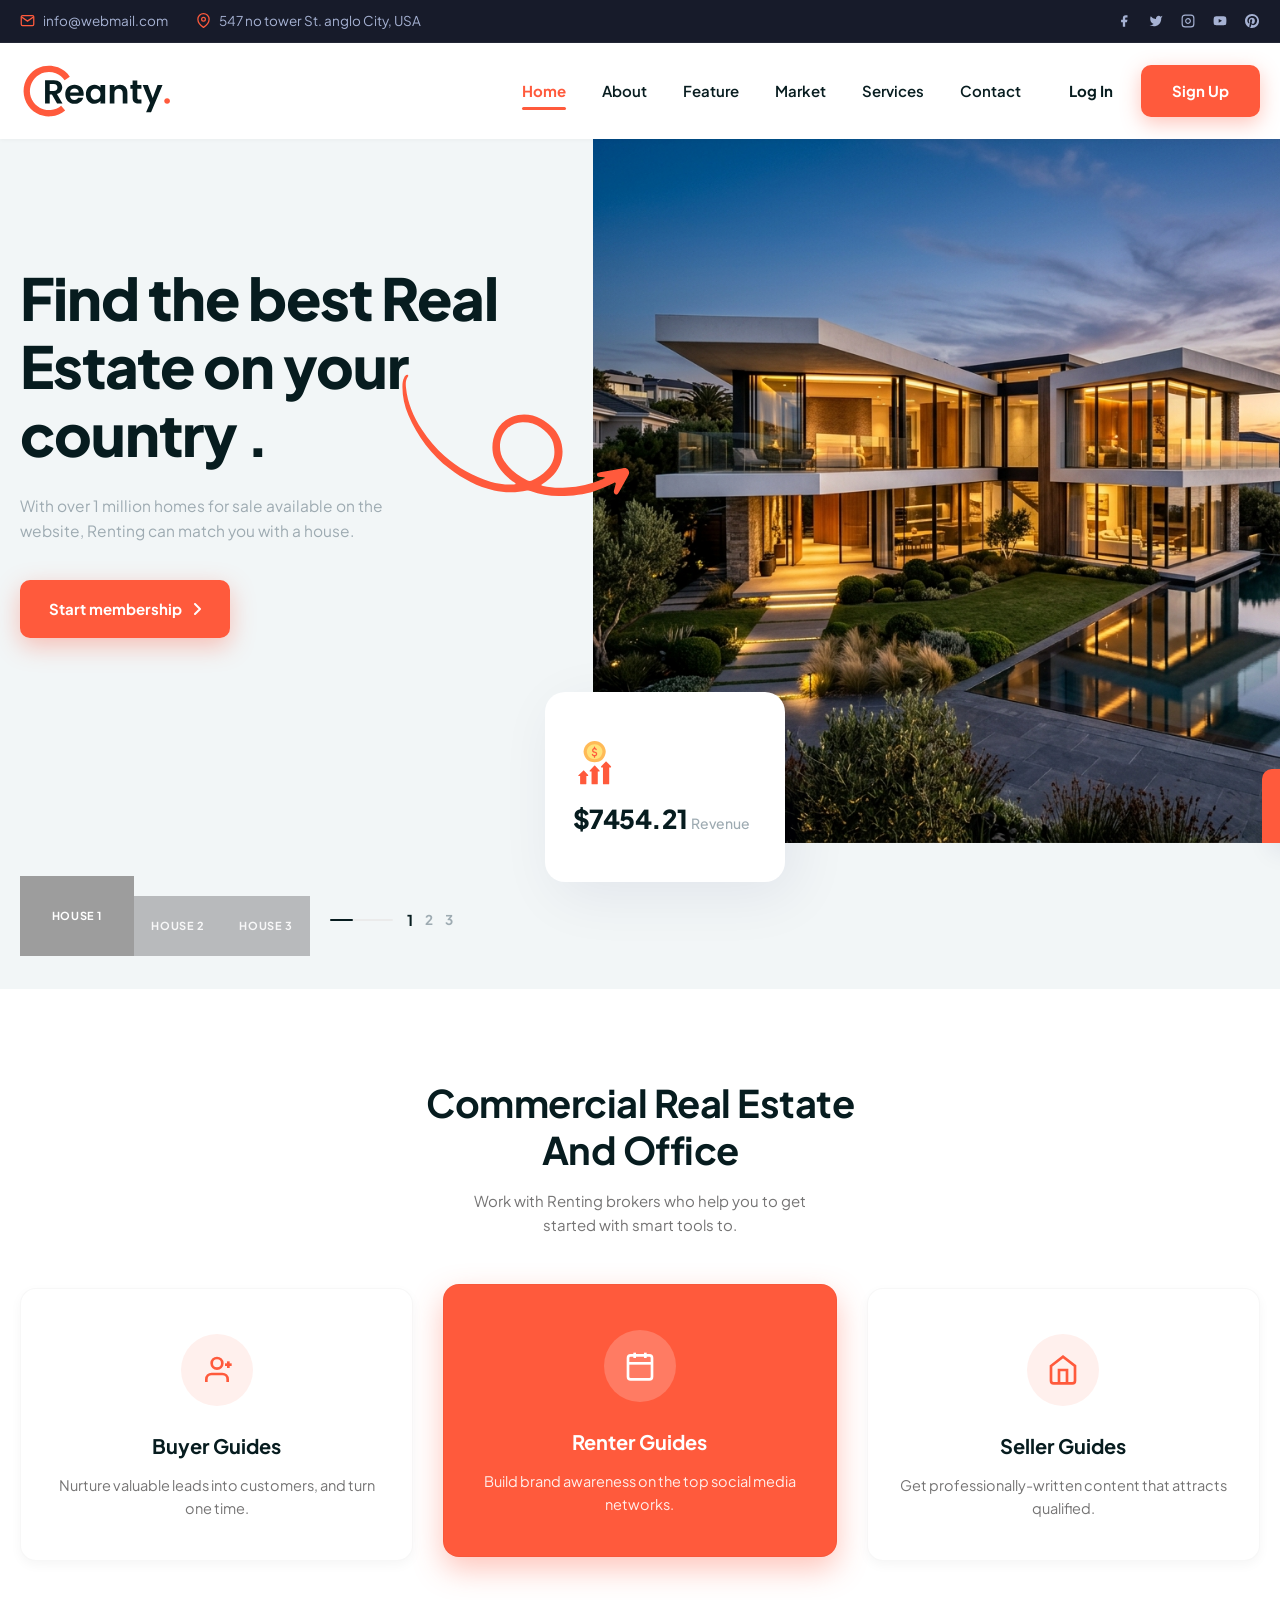
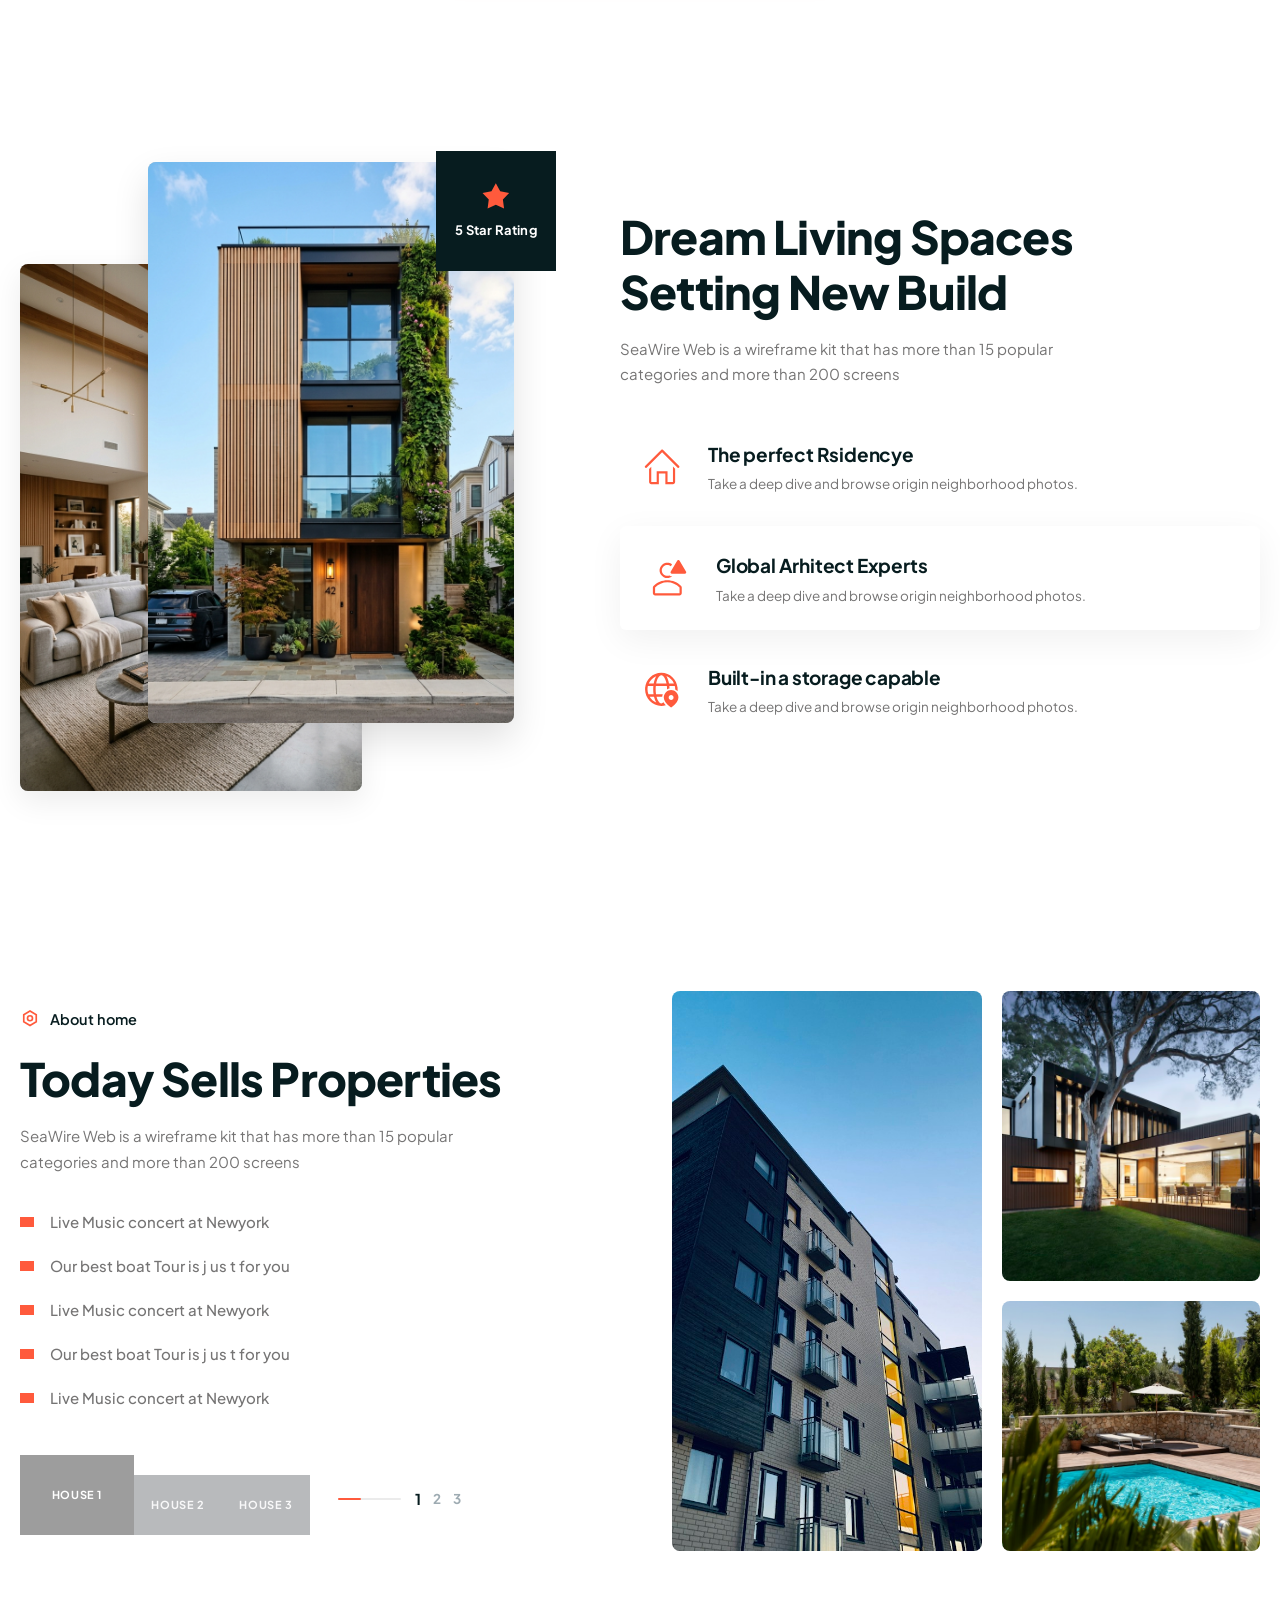
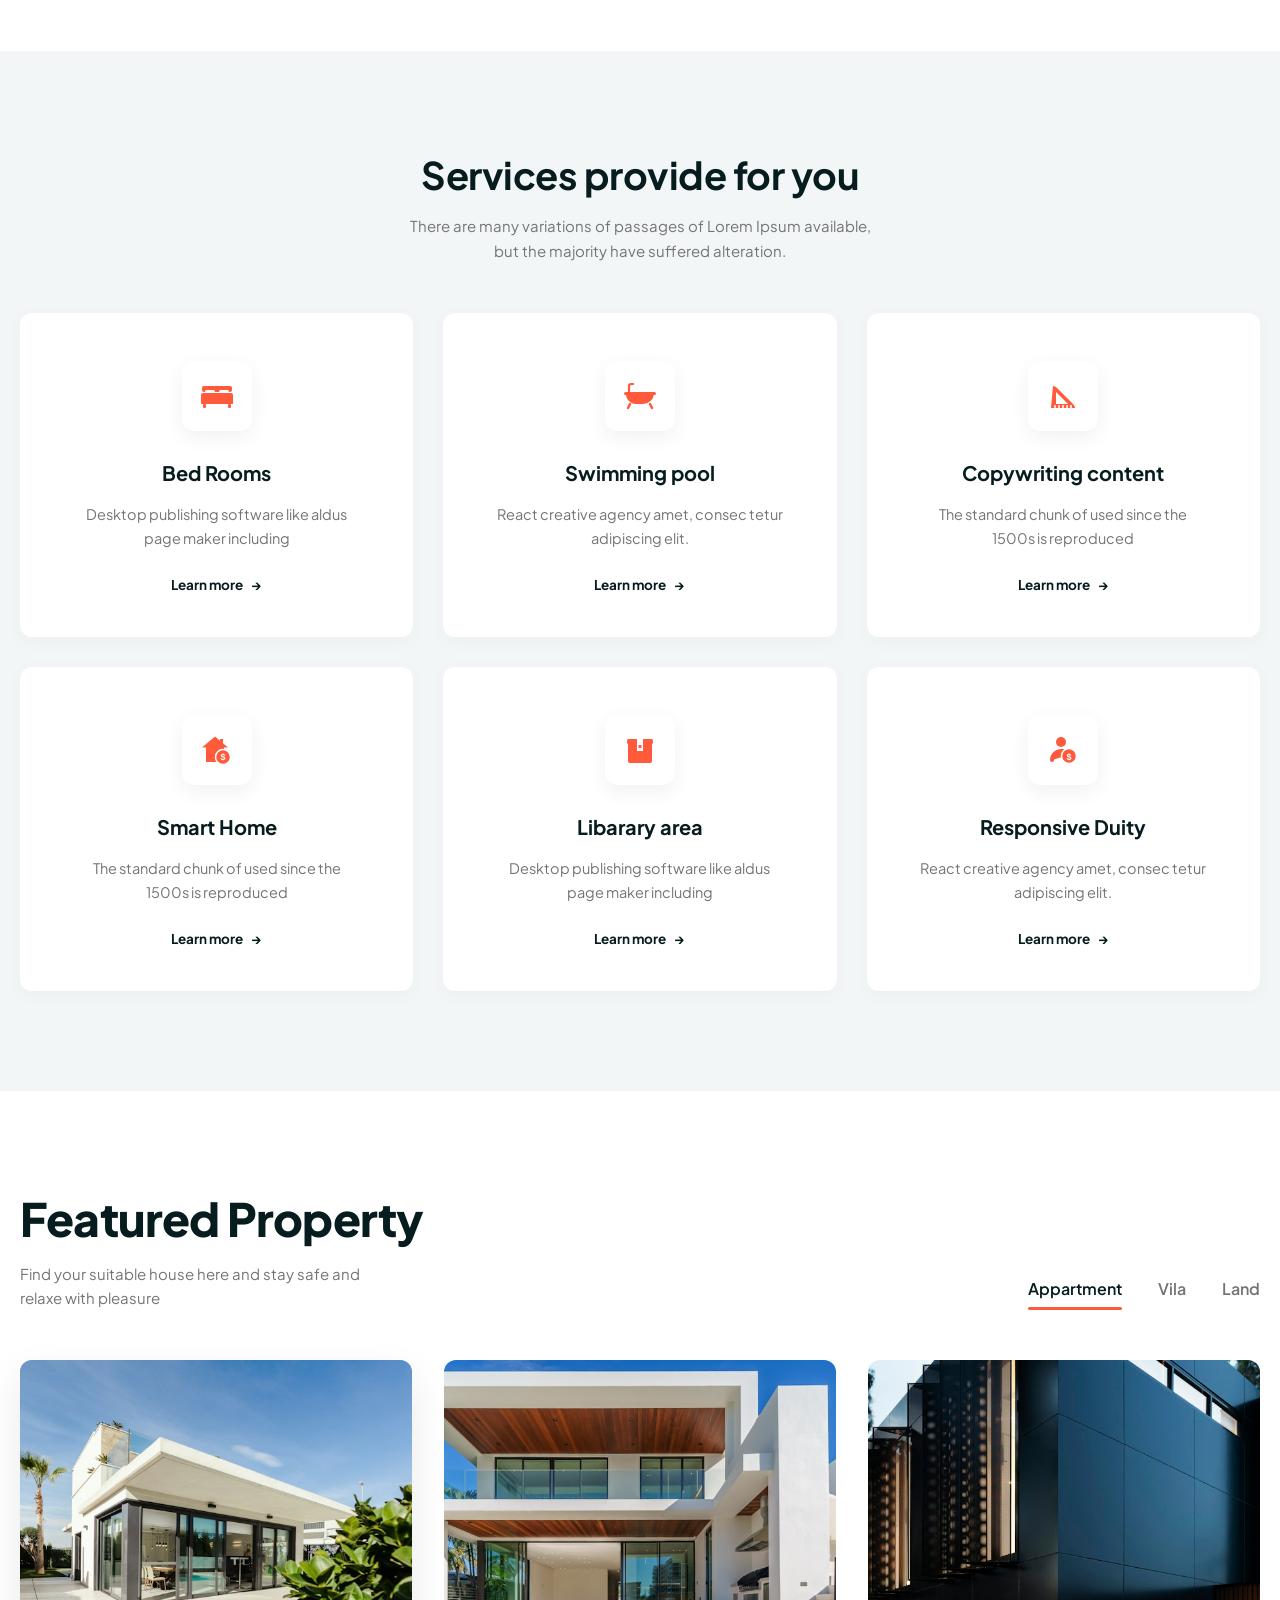
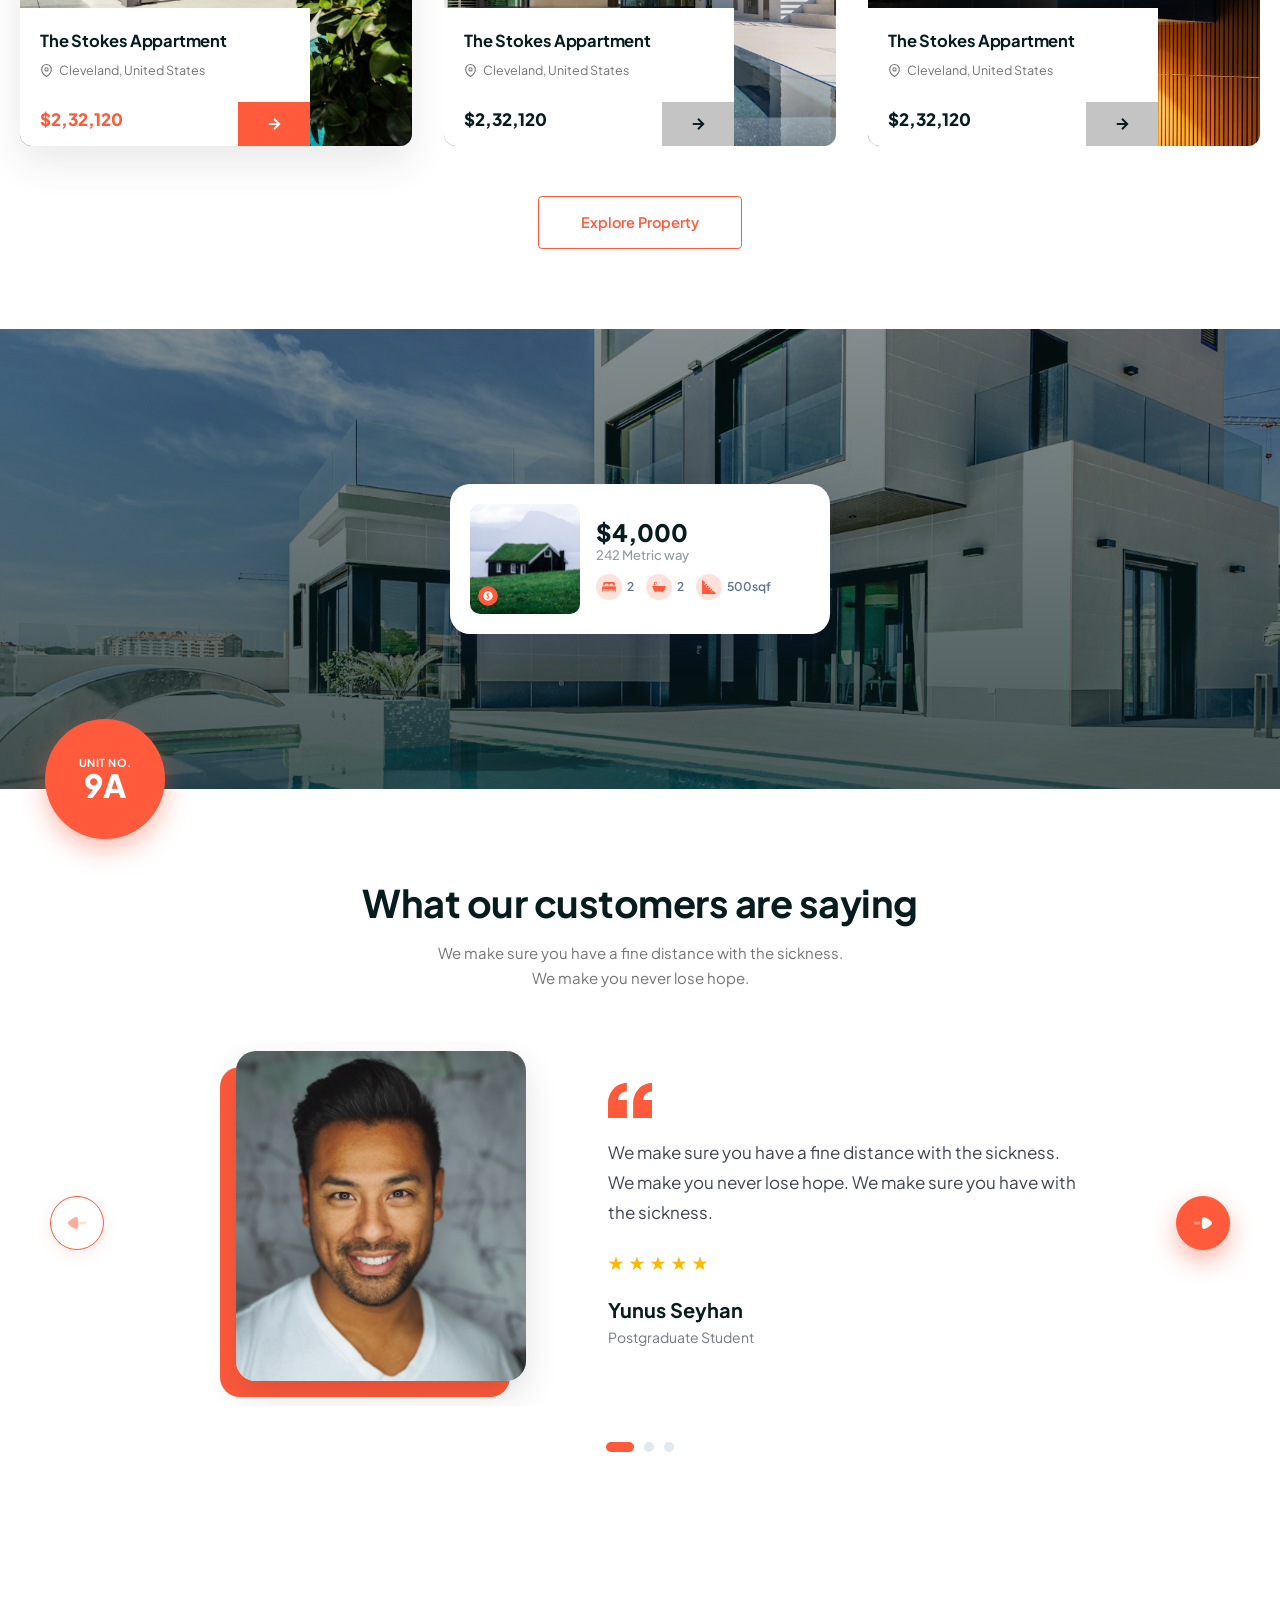
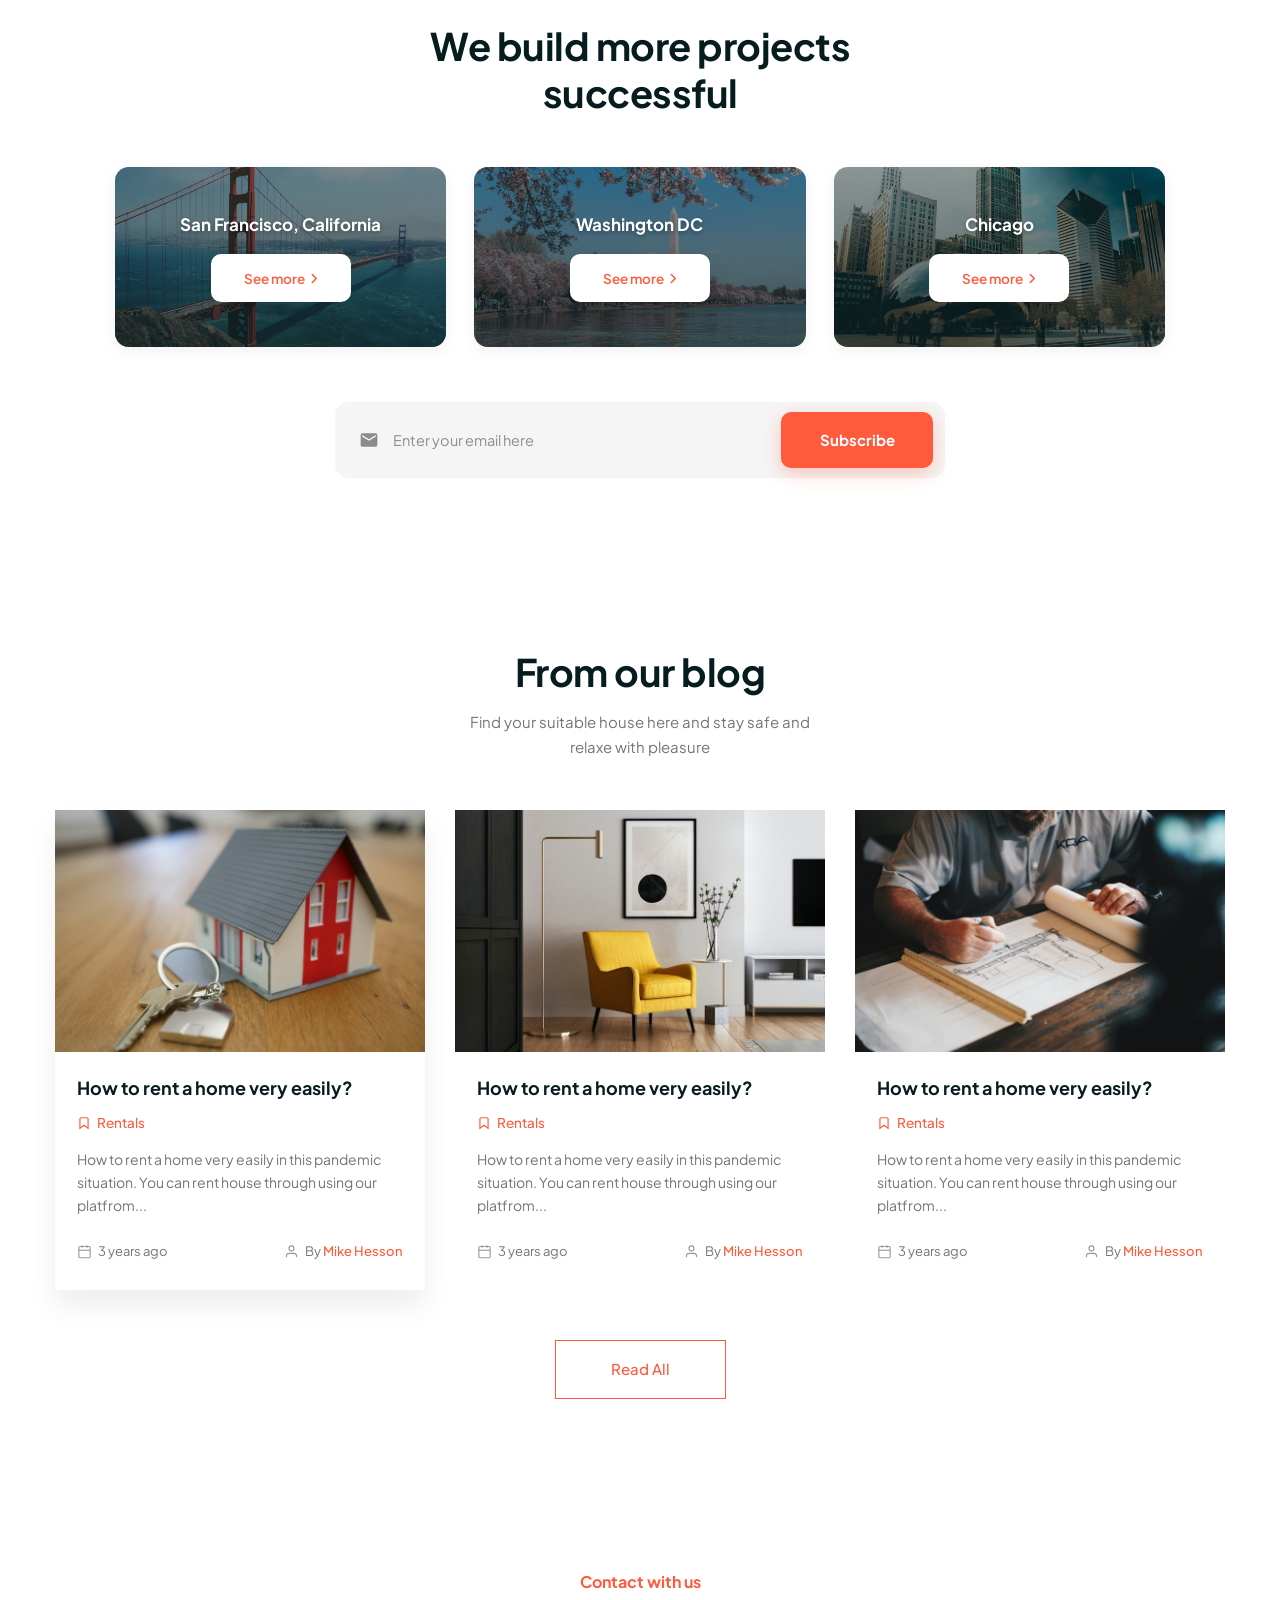
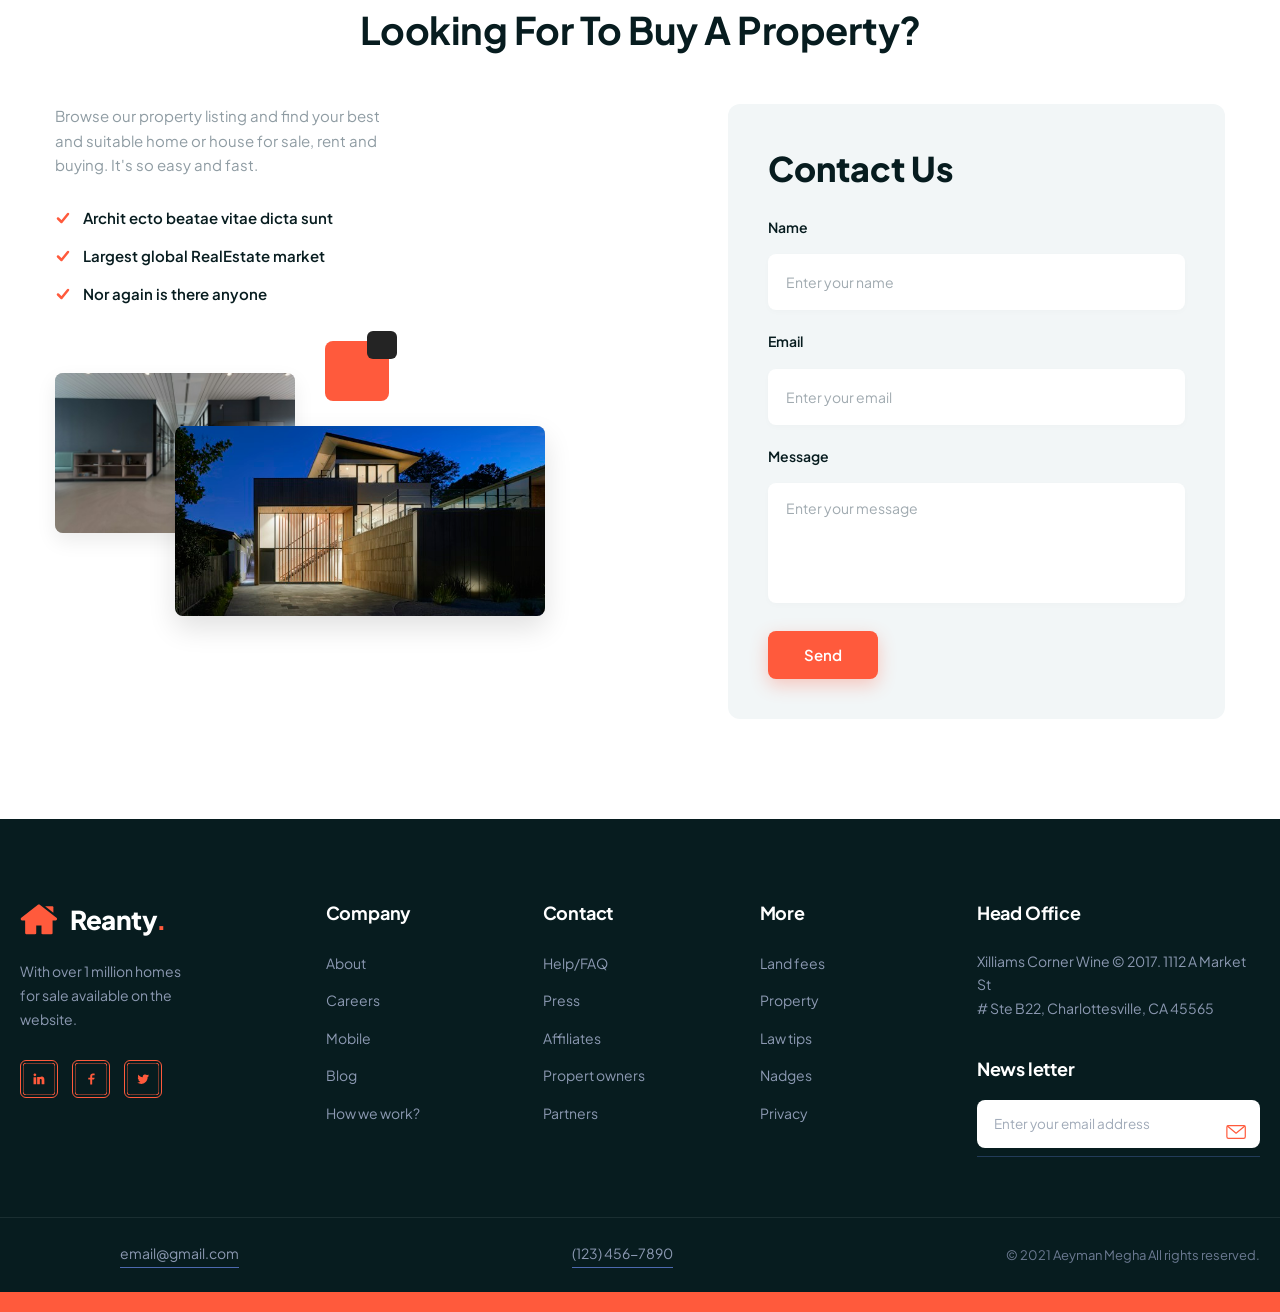
<file: index.html>
<!DOCTYPE html>
<html lang="en">

<head>
  <meta charset="UTF-8">
  <meta name="viewport" content="width=device-width, initial-scale=1.0">
  <meta name="description"
    content="Reanty - Find the best Real Estate on your country. With over 1 million homes for sale available on the website.">
  <title>Reanty - Modern Real Estate Platform</title>

  <!-- Google Fonts: Plus Jakarta Sans & Inter -->
  <link rel="preconnect" href="https://fonts.googleapis.com">
  <link rel="preconnect" href="https://fonts.gstatic.com" crossorigin>
  <link href="https://fonts.googleapis.com/css2?family=Plus+Jakarta+Sans:wght@400;500;600;700;800&display=swap"
    rel="stylesheet">

  <!-- Main Vanilla CSS File (Đường dẫn tương đối) -->
  <link rel="stylesheet" href="./css/style.css">

</head>

<body>

  <!-- ========================================================================= -->
  <!-- 1 & 2. HEADER COMPONENT (TOP CONTACT BAR & MAIN NAVBAR)                   -->
  <!-- ========================================================================= -->
  <div id="header-placeholder" data-include="./components/header.html"></div>


  <main>
    <!-- ========================================================================= -->
    <!-- 3. HERO SECTION                                                           -->
    <!-- ========================================================================= -->
    <section class="hero" id="home">
      <div class="container hero__container">
        <!-- Left Hero Content Container -->
        <div class="hero__left">
          <div class="hero__title-block">
            <h1 class="hero__title">
              Find the best Real<br>
              Estate on your<br>
              country <span class="hero__title-period">.</span>
            </h1>

            <!-- Exact Figma Vector Curved Loop Arrow pointing towards gray box -->
            <svg class="hero__curve-arrow" viewBox="622 472.5 228.5 123" fill="none" aria-hidden="true">
              <path
                d="M747.215 589.318C748.452 589.027 749.561 589.238 750.709 589.662C760.287 593.202 770.171 594.905 780.407 594.757C792.529 594.583 804.464 593.456 816.022 589.416C822.087 587.298 828.049 584.983 833.763 582.052C834.414 581.719 835.113 581 835.842 581.525C836.775 582.195 836.026 583.113 835.84 583.896C835.362 585.896 834.69 587.855 834.332 589.875C834.062 591.397 835.082 593.047 836.186 593.322C837.697 593.702 838.291 592.54 838.961 591.56C839.267 591.115 839.568 590.659 839.832 590.188C842.803 584.897 845.746 579.591 848.746 574.313C849.865 572.337 850.043 570.399 848.708 568.515C847.401 566.667 845.499 566.54 843.444 566.915C836.278 568.211 829.105 569.47 821.934 570.763C820.974 570.936 820.013 571.169 819.105 571.51C818.157 571.867 817.343 572.493 817.41 573.645C817.478 574.826 818.392 575.271 819.402 575.449C820.36 575.619 821.35 575.614 822.313 575.767C823.341 575.924 824.462 575.608 825.466 576.295C824.986 577.385 823.958 577.507 823.107 577.88C811.527 582.957 799.383 585.655 786.781 586.284C778.949 586.675 771.129 586.675 763.445 584.771C762.777 584.603 761.845 584.767 761.679 583.56C764.894 581.414 768.005 579.067 770.947 576.491C787.817 561.718 785.869 537.064 771.246 524.555C768.184 521.936 765.064 519.37 761.486 517.546C752.149 512.794 742.301 511.741 732.425 515.364C713.689 522.243 709.755 544.295 714.346 556.762C717.807 566.172 724.161 573.49 732.073 579.537C733.336 580.503 734.846 581.166 736.007 582.532C735.207 583.193 734.646 583.171 734.115 583.195C726.123 583.543 718.245 582.779 710.585 580.464C693.371 575.256 678.133 566.432 664.625 554.725C655.73 547.019 648.42 537.824 641.906 528.066C633.436 515.359 627.616 501.594 626.006 486.269C625.616 482.571 625.503 478.904 627.662 475.593C628.076 474.96 628.708 474.266 627.913 473.609C627.058 472.904 626.285 473.521 625.623 474.119C624.88 474.787 624.428 475.651 624.005 476.536C623.008 478.626 622.54 480.844 622.464 483.135C622.115 493.698 624.172 503.861 628.338 513.5C637.62 534.957 651.214 553.273 669.819 567.592C683.088 577.808 697.674 585.653 714.264 589.217C725.218 591.573 736.223 591.918 747.215 589.318ZM747.343 579.032C738.104 574.351 730.088 568.336 724.309 559.542C718.08 550.064 718.967 536.186 726.622 527.905C730.91 523.266 736.359 521.026 742.561 520.848C749.339 520.655 755.693 522.215 761.236 526.373C765.603 529.65 769.66 533.186 772.166 538.171C773.247 540.322 773.907 542.591 774.173 544.587C776.024 554.381 773.603 562.515 766.723 569.293C762.588 573.366 757.954 576.7 752.632 579.073C750.838 579.875 749.172 579.955 747.343 579.032Z"
                fill="#FF5A3C" />
            </svg>
          </div>

          <p class="hero__desc">
            With over 1 million homes for sale available on the website, Renting can match you with a house.
          </p>

          <div class="hero__cta">
            <a href="#services" class="btn btn--primary hero__btn">
              <span>Start membership</span>
              <svg class="icon-arrow" viewBox="0 0 7 12" fill="none" stroke="#FFFAFB" stroke-width="2"
                stroke-linecap="round" stroke-linejoin="round">
                <path d="M1 1L6 6L1 11" />
              </svg>
            </a>
          </div>

          <!-- Bottom Stepped Tabs Block (HOUSE 1, HOUSE 2, HOUSE 3) -->
          <div class="hero__stepped-wrapper">
            <div class="hero__stepped-tabs" id="heroHouseTabs">
              <div class="hero__tab-step hero__tab-step--active" data-house="1">
                <span>HOUSE 1</span>
              </div>
              <div class="hero__tab-step" data-house="2">
                <span>HOUSE 2</span>
              </div>
              <div class="hero__tab-step" data-house="3">
                <span>HOUSE 3</span>
              </div>
            </div>

            <!-- Stepped bar & pagination -->
            <div class="hero__stepped-progress">
              <div class="hero__stepped-line">
                <div class="hero__stepped-line-fill" id="heroProgressFill"></div>
              </div>
              <div class="hero__stepped-numbers" id="heroProgressNums">
                <span class="active" data-num="1">1</span>
                <span data-num="2">2</span>
                <span data-num="3">3</span>
              </div>
            </div>
          </div>
        </div>

        <!-- Right Hero Visual Box -->
        <div class="hero__right">
          <!-- Big Architectural Visual Box -->
          <div class="hero__gray-box">
            <img src="./assets/images/hero-villa.jpg" alt="House 1 - Modern Luxury Villa" class="hero__img" id="heroVillaImg"
              loading="eager">
          </div>

          <!-- Floating Overlapping Revenue Card -->
          <div class="hero__stat-card">
            <div class="hero__stat-icon">
              <!-- Exact Figma Revenue Icon -->
              <svg viewBox="795 715 55 60" width="48" height="52" fill="none">
                <!-- 3 Rising Arrows -->
                <path
                  d="M807.166 753.338L812.215 758.705C812.458 758.963 812.49 759.365 812.267 759.664C812.124 759.856 811.89 759.96 811.651 759.96H810.21L810.21 768.836C810.21 769.247 809.877 769.581 809.465 769.581H803.761C803.349 769.581 803.016 769.247 803.016 768.836L803.016 759.96H801.554C801.199 759.96 800.884 759.708 800.819 759.341C800.777 759.105 800.862 758.689L801.026 758.689L806.071 753.326C806.278 753.106 806.605 753.026 806.904 753.15C807.004 753.192 807.092 753.259 807.166 753.338Z"
                  fill="#FF5A3C" />
                <path
                  d="M820.337 748.203L825.382 753.566C825.546 753.741 825.63 753.982 825.588 754.218C825.523 754.585 825.208 754.836 824.853 754.836H823.391L823.391 768.837C823.391 769.248 823.058 769.581 822.646 769.581H816.942C816.531 769.581 816.197 769.248 816.197 768.837L816.197 754.836H814.735C814.38 754.836 814.066 754.584 814 754.217C813.958 753.981 814.043 753.74 814.207 753.566L819.246 748.209C819.312 748.138 819.39 748.078 819.478 748.038C819.784 747.898 820.124 747.977 820.337 748.203Z"
                  fill="#FF5A3C" />
                <path
                  d="M833.517 743.462L838.562 748.825C838.726 748.999 838.811 749.241 838.769 749.476C838.703 749.843 838.389 750.095 838.034 750.095H836.572L836.572 768.836C836.572 769.248 836.238 769.581 835.827 769.581H830.123C829.711 769.581 829.378 769.248 829.378 768.836L829.378 750.095H827.916C827.561 750.095 827.246 749.843 827.181 749.476C827.139 749.241 827.223 748.999 827.388 748.825L832.432 743.462C832.573 743.312 832.77 743.227 832.975 743.227C833.18 743.227 833.377 743.312 833.517 743.462Z"
                  fill="#FF5A3C" />
                <!-- Gold Coin -->
                <path
                  d="M807.02 731.492C807.479 724.837 813.023 719.581 819.794 719.581C826.565 719.581 832.109 724.837 832.568 731.492C832.588 731.787 832.568 744.087 819.794 744.087C807.02 744.087 807 731.787 807.02 731.492Z"
                  fill="#FFBA57" />
                <path
                  d="M810.784 731.492C811.232 726.911 815.095 723.332 819.794 723.332C824.482 723.332 828.338 726.894 828.801 731.46C828.832 731.764 828.801 740.561 819.794 740.561C810.783 740.561 810.755 731.786 810.784 731.492Z"
                  fill="#FFE27A" />
                <!-- Dollar Symbol -->
                <path
                  d="M819.51 735.878C818.338 735.806 818.016 735.101 817.957 734.935C817.871 734.616 817.581 734.381 817.235 734.381C816.822 734.381 816.487 734.716 816.487 735.129C816.487 735.189 816.495 735.247 816.508 735.303L816.508 735.303C816.509 735.306 816.51 735.311 816.512 735.317C816.521 735.353 816.532 735.387 816.546 735.42C816.684 735.801 817.237 736.982 818.867 737.298V738.291C818.867 738.703 819.201 739.037 819.613 739.037C820.025 739.037 820.36 738.703 820.36 738.291V737.32C821.074 737.196 821.554 736.884 821.854 736.601C822.412 736.076 822.745 735.282 822.745 734.477C822.745 733.721 822.449 731.929 819.702 731.626C819.157 731.566 818.769 731.393 818.548 731.112C818.352 730.863 818.331 730.588 818.331 730.482C818.331 730.351 818.367 729.2 819.613 729.2C820.431 729.2 820.761 729.72 820.823 729.833C820.934 730.107 821.202 730.301 821.517 730.301C821.93 730.301 822.264 729.967 822.264 729.554C822.264 729.431 822.234 729.315 822.182 729.213L822.182 729.213C821.972 728.756 821.378 728.04 820.36 727.794V726.793C820.36 726.381 820.025 726.046 819.613 726.046C819.201 726.046 818.867 726.38 818.867 726.793V727.791C817.394 728.141 816.838 729.515 816.838 730.482C816.838 731.557 817.545 732.89 819.538 733.11C821.253 733.299 821.253 734.186 821.253 734.477C821.253 734.787 821.142 735.222 820.831 735.514C820.537 735.791 820.093 735.913 819.51 735.878Z"
                  fill="#FF5A3C" />
              </svg>
            </div>
            <div class="hero__stat-info">
              <span class="hero__stat-value">$7454.21</span>
              <span class="hero__stat-label">Revenue</span>
            </div>
          </div>

          <!-- "How it works" Button at Bottom-Right of Gray Box -->
          <a href="#how-it-works" class="hero__video-btn" aria-label="How it works video demonstration">
            <span>How it works</span>
            <span class="hero__play-circle">
              <svg viewBox="0 0 10 12" fill="none">
                <path
                  d="M9 5.13397C9.66667 5.51887 9.66667 6.48113 9 6.86603L1.5 11.1962C0.833333 11.5811 0 11.0999 0 10.3301L0 1.66987C0 0.900072 0.833333 0.418947 1.5 0.803848L9 5.13397Z"
                  fill="#FF5A3C" />
              </svg>
            </span>
          </a>
        </div>
      </div>
    </section>

    <!-- ========================================================================= -->
    <!-- 4. COMMERCIAL REAL ESTATE AND OFFICE                                      -->
    <!-- ========================================================================= -->
    <section class="section commercial" id="feature">
      <div class="container">
        <div class="section-heading text-center">
          <h2 class="section-heading__title">Commercial Real Estate<br>And Office</h2>
          <p class="section-heading__subtitle">
            Work with Renting brokers who help you to get<br>started with smart tools to.
          </p>
        </div>

        <div class="commercial__grid">
          <!-- Card 1: Buyer Guides -->
          <article class="commercial-card">
            <div class="commercial-card__icon-wrap">
              <div class="commercial-card__icon-circle">
                <svg viewBox="0 0 24 24" fill="none" stroke="#FF5A3C" stroke-width="2">
                  <path d="M20 21v-2a4 4 0 0 0-4-4H8a4 4 0 0 0-4 4v2" />
                  <circle cx="12" cy="7" r="4" />
                  <line x1="18" y1="8" x2="23" y2="8" />
                  <line x1="20.5" y1="5.5" x2="20.5" y2="10.5" />
                </svg>
              </div>
            </div>
            <h3 class="commercial-card__title">Buyer Guides</h3>
            <p class="commercial-card__desc">
              Nurture valuable leads into customers, and turn one time.
            </p>
          </article>

          <!-- Card 2: Renter Guides (Active / Featured Card) -->
          <article class="commercial-card commercial-card--featured">
            <div class="commercial-card__icon-wrap">
              <div class="commercial-card__icon-circle commercial-card__icon-circle--featured">
                <svg viewBox="0 0 24 24" fill="none" stroke="#FF5A3C" stroke-width="2">
                  <rect x="3" y="4" width="18" height="18" rx="2" ry="2" />
                  <line x1="16" y1="2" x2="16" y2="6" />
                  <line x1="8" y1="2" x2="8" y2="6" />
                  <line x1="3" y1="10" x2="21" y2="10" />
                </svg>
              </div>
            </div>
            <h3 class="commercial-card__title">Renter Guides</h3>
            <p class="commercial-card__desc">
              Build brand awareness on the top social media networks.
            </p>
          </article>

          <!-- Card 3: Seller Guides -->
          <article class="commercial-card">
            <div class="commercial-card__icon-wrap">
              <div class="commercial-card__icon-circle">
                <svg viewBox="0 0 24 24" fill="none" stroke="#FF5A3C" stroke-width="2">
                  <path d="M3 9l9-7 9 7v11a2 2 0 0 1-2 2H5a2 2 0 0 1-2-2z" />
                  <polyline points="9 22 9 12 15 12 15 22" />
                </svg>
              </div>
            </div>
            <h3 class="commercial-card__title">Seller Guides</h3>
            <p class="commercial-card__desc">
              Get professionally-written content that attracts qualified.
            </p>
          </article>
        </div>
      </div>
    </section>

    <!-- ========================================================================= -->
    <!-- 5. DREAM LIVING SPACES SETTING NEW BUILD                                  -->
    <!-- ========================================================================= -->
    <section class="section dream-spaces" id="about">
      <div class="container dream-spaces__grid">
        <!-- Left: Composed Architectural Mockup Matching Exact Figma -->
        <div class="dream-spaces__visual">
          <div class="dream-spaces__composition">
            <!-- Box 1 (Bottom Left, x=375, y=1963, w=342, h=527) -->
            <div class="dream-spaces__gray-block dream-spaces__gray-block--bottom-left">
              <img src="./assets/images/dream-interior.jpg" alt="Modern luxury interior living room"
                class="dream-spaces__img" loading="lazy">
            </div>
            <!-- Box 2 (Top Right, x=502, y=1862, w=366, h=561) -->
            <div class="dream-spaces__gray-block dream-spaces__gray-block--top-right">
              <img src="./assets/images/dream-exterior.jpg" alt="Luxury townhouse modern architecture"
                class="dream-spaces__img" loading="lazy">
            </div>
            <!-- Exact Figma 5 Star Rating Badge (x=801, y=1851, w=120, h=120) -->
            <div class="dream-spaces__rating-badge">
              <svg viewBox="844 1882 34 33" width="30" height="30" fill="none" class="dream-spaces__star-icon">
                <path
                  d="M860.789 1882.97L866.085 1892.68L876.957 1894.72L869.358 1902.76L870.781 1913.73L860.789 1908.98L850.797 1913.73L852.22 1902.76L844.621 1894.72L855.493 1892.68L860.789 1882.97Z"
                  fill="#FF5A3C" />
              </svg>
              <span class="dream-spaces__rating-text">5 Star Rating</span>
            </div>
          </div>
        </div>

        <!-- Right: Content & Feature List -->
        <div class="dream-spaces__content">
          <h2 class="dream-spaces__title">Dream Living Spaces<br>Setting New Build</h2>
          <p class="dream-spaces__desc">
            SeaWire Web is a wireframe kit that has more than 15 popular categories and more than 200 screens
          </p>

          <div class="dream-spaces__list">
            <!-- Feature Item 1 -->
            <div class="feature-item">
              <div class="feature-item__icon-wrap">
                <svg viewBox="1011 2042 46 47" width="38" height="38" fill="none">
                  <path
                    d="M1056.4 2064.32L1035.15 2043.07C1034.88 2042.81 1034.53 2042.66 1034.15 2042.66C1033.78 2042.66 1033.42 2042.81 1033.15 2043.07L1011.9 2064.32C1011.67 2064.59 1011.55 2064.94 1011.56 2065.3C1011.58 2065.65 1011.72 2065.99 1011.98 2066.25C1012.23 2066.5 1012.57 2066.65 1012.92 2066.66C1013.28 2066.67 1013.63 2066.55 1013.9 2066.32L1034.14 2046.08L1054.39 2066.33C1054.66 2066.57 1055.01 2066.69 1055.36 2066.67C1055.72 2066.66 1056.06 2066.51 1056.31 2066.26C1056.56 2066.01 1056.71 2065.67 1056.73 2065.31C1056.74 2064.96 1056.62 2064.61 1056.39 2064.34L1056.4 2064.32Z"
                    fill="#FF5A3C" />
                  <path
                    d="M1048.31 2085.16H1041.23V2070.99H1027.06V2085.16H1019.98V2065.33L1017.14 2068.16V2085.16C1017.14 2085.91 1017.44 2086.63 1017.97 2087.16C1018.51 2087.7 1019.23 2087.99 1019.98 2087.99H1029.89V2073.83H1038.39V2087.99H1048.31C1049.06 2087.99 1049.78 2087.7 1050.31 2087.16C1050.85 2086.63 1051.14 2085.91 1051.14 2085.16V2067.82L1048.31 2064.99V2085.16Z"
                    fill="#FF5A3C" />
                </svg>
              </div>
              <div class="feature-item__info">
                <h3 class="feature-item__title">The perfect Rsidencye</h3>
                <p class="feature-item__desc">Take a deep dive and browse origin neighborhood photos.</p>
              </div>
            </div>

            <!-- Feature Item 2 (Highlighted with white card & shadow matching Figma) -->
            <div class="feature-item feature-item--highlighted">
              <div class="feature-item__icon-wrap">
                <svg viewBox="1016 2182 43 45" width="38" height="38" fill="none">
                  <path
                    d="M1051.46 2214.52C1049.24 2212.21 1046.55 2210.38 1043.58 2209.12C1040.6 2207.86 1037.39 2207.22 1034.15 2207.22C1030.91 2207.22 1027.7 2207.86 1024.73 2209.12C1021.75 2210.38 1019.07 2212.21 1016.84 2214.52C1016.36 2215.03 1016.09 2215.69 1016.09 2216.39V2223.54C1016.09 2224.27 1016.38 2224.96 1016.9 2225.47C1017.42 2225.98 1018.13 2226.27 1018.87 2226.27H1049.42C1050.16 2226.27 1050.87 2225.98 1051.39 2225.47C1051.91 2224.96 1052.2 2224.27 1052.2 2223.54V2216.39C1052.2 2215.69 1051.94 2215.03 1051.46 2214.52ZM1049.42 2223.54H1018.87V2216.37C1020.84 2214.34 1023.2 2212.72 1025.83 2211.62C1028.46 2210.51 1031.29 2209.94 1034.14 2209.94C1037 2209.94 1039.83 2210.51 1042.46 2211.62C1045.08 2212.72 1047.45 2214.34 1049.42 2216.37V2223.54Z"
                    fill="#FF5A3C" />
                  <path
                    d="M1034.14 2204.49C1036.4 2204.49 1038.58 2203.72 1040.32 2202.31H1040.02C1038.89 2202.29 1037.8 2201.91 1036.92 2201.22C1035.79 2201.7 1034.54 2201.88 1033.31 2201.72C1032.09 2201.57 1030.92 2201.11 1029.94 2200.37C1028.96 2199.63 1028.2 2198.65 1027.74 2197.53C1027.28 2196.4 1027.13 2195.18 1027.31 2193.98C1027.49 2192.78 1027.99 2191.65 1028.76 2190.71C1029.54 2189.76 1030.56 2189.04 1031.71 2188.61C1032.87 2188.18 1034.12 2188.06 1035.34 2188.26C1036.56 2188.46 1037.7 2188.98 1038.64 2189.76L1040.03 2187.37C1038.8 2186.45 1037.37 2185.84 1035.85 2185.58C1034.34 2185.32 1032.78 2185.41 1031.3 2185.86C1029.83 2186.3 1028.48 2187.08 1027.38 2188.14C1026.28 2189.19 1025.44 2190.49 1024.95 2191.92C1024.46 2193.35 1024.32 2194.88 1024.55 2196.37C1024.78 2197.86 1025.36 2199.28 1026.26 2200.51C1027.16 2201.74 1028.34 2202.74 1029.71 2203.43C1031.08 2204.12 1032.6 2204.49 1034.14 2204.49Z"
                    fill="#FF5A3C" />
                  <path
                    d="M1046.44 2182.9L1038.49 2196.32C1038.31 2196.59 1038.2 2196.9 1038.19 2197.22C1038.17 2197.54 1038.24 2197.86 1038.4 2198.14C1038.56 2198.43 1038.8 2198.66 1039.08 2198.82C1039.37 2198.98 1039.69 2199.06 1040.02 2199.04H1055.92C1056.25 2199.06 1056.58 2198.98 1056.86 2198.82C1057.15 2198.66 1057.38 2198.43 1057.54 2198.14C1057.7 2197.86 1057.77 2197.54 1057.76 2197.22C1057.74 2196.9 1057.63 2196.59 1057.45 2196.32L1049.51 2182.9C1049.35 2182.64 1049.12 2182.42 1048.86 2182.27C1048.59 2182.12 1048.28 2182.04 1047.97 2182.04C1047.66 2182.04 1047.36 2182.12 1047.09 2182.27C1046.82 2182.42 1046.59 2182.64 1046.44 2182.9Z"
                    fill="#FF5A3C" />
                </svg>
              </div>
              <div class="feature-item__info">
                <h3 class="feature-item__title">Global Arhitect Experts</h3>
                <p class="feature-item__desc">Take a deep dive and browse origin neighborhood photos.</p>
              </div>
            </div>

            <!-- Feature Item 3 -->
            <div class="feature-item">
              <div class="feature-item__icon-wrap">
                <svg viewBox="1012 2309 46 47" width="38" height="38" fill="none">
                  <path
                    d="M1034.14 2309.89C1045.88 2309.89 1055.4 2319.6 1055.4 2331.56C1055.4 2332.41 1055.35 2333.25 1055.26 2334.07C1054.37 2333.14 1053.34 2332.37 1052.21 2331.78V2331.56C1052.21 2330.07 1052.04 2328.61 1051.71 2327.23H1044.57C1044.68 2328.35 1044.74 2329.5 1044.76 2330.68C1043.64 2330.89 1042.57 2331.26 1041.58 2331.78V2331.56C1041.58 2330.07 1041.51 2328.62 1041.36 2327.23H1026.93C1026.55 2330.84 1026.65 2334.48 1027.21 2338.06H1036C1035.61 2339.1 1035.35 2340.2 1035.26 2341.31H1027.9C1029.28 2346.54 1031.69 2349.98 1034.14 2349.98C1035.11 2349.98 1036.07 2349.45 1036.96 2348.48C1037.73 2349.81 1038.73 2351.13 1039.94 2352.42C1038.09 2352.95 1036.15 2353.23 1034.14 2353.23C1022.41 2353.23 1012.89 2343.53 1012.89 2331.56C1012.89 2319.6 1022.41 2309.89 1034.14 2309.89ZM1024.6 2341.31H1018.81C1020.87 2344.66 1023.92 2347.25 1027.51 2348.7C1026.41 2346.93 1025.49 2344.7 1024.82 2342.17L1024.6 2341.31ZM1023.72 2327.23H1016.58L1016.57 2327.27C1016.24 2328.67 1016.08 2330.12 1016.08 2331.56C1016.08 2333.85 1016.49 2336.04 1017.24 2338.06H1023.98C1023.67 2335.91 1023.51 2333.74 1023.52 2331.56C1023.52 2330.08 1023.59 2328.63 1023.72 2327.23L1023.72 2327.23ZM1027.51 2314.42L1027.47 2314.44C1023.12 2316.21 1019.61 2319.63 1017.68 2323.98H1024.15C1024.82 2320.18 1025.98 2316.88 1027.52 2314.42H1027.51ZM1034.14 2313.14L1033.9 2313.15C1031.21 2313.4 1028.61 2317.74 1027.41 2323.98H1040.89C1039.68 2317.76 1037.1 2313.43 1034.41 2313.16L1034.14 2313.14V2313.14ZM1040.77 2314.42L1041 2314.8C1042.42 2317.21 1043.5 2320.37 1044.13 2323.98H1050.61C1048.77 2319.83 1045.48 2316.52 1041.39 2314.69L1040.77 2314.42V2314.42Z"
                    fill="#FF5A3C" />
                  <path
                    d="M1056.46 2342.4C1056.46 2339.81 1055.45 2337.33 1053.66 2335.5C1051.86 2333.67 1049.43 2332.65 1046.89 2332.65C1044.36 2332.65 1041.93 2333.67 1040.13 2335.5C1038.34 2337.33 1037.33 2339.81 1037.33 2342.4C1037.33 2346.43 1040.35 2350.66 1046.26 2355.18C1046.44 2355.32 1046.66 2355.4 1046.89 2355.4C1047.12 2355.4 1047.35 2355.32 1047.53 2355.18C1053.44 2350.66 1056.46 2346.43 1056.46 2342.4ZM1043.71 2342.4C1043.71 2341.53 1044.04 2340.71 1044.64 2340.1C1045.24 2339.49 1046.05 2339.15 1046.89 2339.15C1047.74 2339.15 1048.55 2339.49 1049.15 2340.1C1049.75 2340.71 1050.08 2341.53 1050.08 2342.4C1050.08 2343.26 1049.75 2344.08 1049.15 2344.69C1048.55 2345.3 1047.74 2345.65 1046.89 2345.65C1046.05 2345.65 1045.24 2345.3 1044.64 2344.69C1044.04 2344.08 1043.71 2343.26 1043.71 2342.4Z"
                    fill="#FF5A3C" />
                </svg>
              </div>
              <div class="feature-item__info">
                <h3 class="feature-item__title">Built-in a storage capable</h3>
                <p class="feature-item__desc">Take a deep dive and browse origin neighborhood photos.</p>
              </div>
            </div>
          </div>
        </div>
      </div>
    </section>

    <!-- ========================================================================= -->
    <!-- 6. TODAY SELLS PROPERTIES                                                 -->
    <!-- ========================================================================= -->
    <section class="section today-sells" id="market">
      <div class="container today-sells__grid">
        <!-- Left: Text & Bullet Checklist -->
        <div class="today-sells__content">
          <div class="today-sells__tag">
            <svg viewBox="0 0 24 24" width="20" height="20" fill="none" stroke="#FF5A3C" stroke-width="2">
              <path d="M12 2.5l7.5 4.3v8.6L12 19.7l-7.5-4.3V6.8L12 2.5z" />
              <circle cx="12" cy="11.1" r="3" />
            </svg>
            <span>About home</span>
          </div>

          <h2 class="today-sells__title">Today Sells Properties</h2>
          <p class="today-sells__desc">
            SeaWire Web is a wireframe kit that has more than 15 popular categories and more than 200 screens
          </p>

          <ul class="checklist">
            <li class="checklist__item">
              <span class="checklist__bullet-rect"></span>
              <span>Live Music concert at Newyork</span>
            </li>
            <li class="checklist__item">
              <span class="checklist__bullet-rect"></span>
              <span>Our best boat Tour is j us t for you</span>
            </li>
            <li class="checklist__item">
              <span class="checklist__bullet-rect"></span>
              <span>Live Music concert at Newyork</span>
            </li>
            <li class="checklist__item">
              <span class="checklist__bullet-rect"></span>
              <span>Our best boat Tour is j us t for you</span>
            </li>
            <li class="checklist__item">
              <span class="checklist__bullet-rect"></span>
              <span>Live Music concert at Newyork</span>
            </li>
          </ul>

          <!-- Tabs and Stepped Pagination Matching Exact Figma -->
          <div class="today-sells__stepped-wrapper">
            <div class="hero__stepped-tabs" id="todayHouseTabs">
              <div class="hero__tab-step hero__tab-step--active" data-today-house="1">
                <span>HOUSE 1</span>
              </div>
              <div class="hero__tab-step" data-today-house="2">
                <span>HOUSE 2</span>
              </div>
              <div class="hero__tab-step" data-today-house="3">
                <span>HOUSE 3</span>
              </div>
            </div>

            <!-- Stepped bar & pagination with orange fill -->
            <div class="hero__stepped-progress">
              <div class="hero__stepped-line">
                <div class="hero__stepped-line-fill hero__stepped-line-fill--orange" id="todayProgressFill"></div>
              </div>
              <div class="hero__stepped-numbers" id="todayProgressNums">
                <span class="active" data-num="1">1</span>
                <span data-num="2">2</span>
                <span data-num="3">3</span>
              </div>
            </div>
          </div>
        </div>

        <!-- Right: Asymmetric 3-Box Image Mosaic Matching Exact Figma -->
        <div class="today-sells__visual">
          <div class="mosaic-grid">
            <div class="mosaic-grid__item mosaic-grid__item--tall">
              <img src="./assets/images/mosaic-tall.jpg" alt="Luxury residential high-rise building"
                class="mosaic-grid__img" id="todayMosaicTall" loading="lazy">
            </div>
            <div class="mosaic-grid__item mosaic-grid__item--top">
              <img src="./assets/images/mosaic-kitchen.jpg" alt="Contemporary luxury kitchen and dining"
                class="mosaic-grid__img" id="todayMosaicTop" loading="lazy">
            </div>
            <div class="mosaic-grid__item mosaic-grid__item--bottom">
              <img src="./assets/images/mosaic-pool.jpg" alt="Modern villa swimming pool and outdoor lounge"
                class="mosaic-grid__img" id="todayMosaicBottom" loading="lazy">
            </div>
          </div>
        </div>
      </div>
    </section>

    <!-- ========================================================================= -->
    <!-- 7. SERVICES PROVIDE FOR YOU                                               -->
    <!-- ========================================================================= -->
    <section class="section services" id="services">
      <div class="container">
        <div class="section-heading text-center">
          <h2 class="section-heading__title">Services provide for you</h2>
          <p class="section-heading__subtitle">
            There are many variations of passages of Lorem Ipsum available,<br>but the majority have suffered
            alteration.
          </p>
        </div>

        <div class="services__grid">
          <!-- Service Card 1: Bed Rooms -->
          <article class="service-card">
            <div class="service-card__icon-box">
              <svg viewBox="0 0 36 28" width="36" height="28" fill="none">
                <rect x="3" y="4" width="30" height="6" rx="2" fill="#FF5A3C" />
                <rect x="6" y="8" width="10" height="5" rx="1.5" fill="#FFFFFF" />
                <rect x="20" y="8" width="10" height="5" rx="1.5" fill="#FFFFFF" />
                <path d="M2 13C2 11.8954 2.89543 11 4 11H32C33.1046 11 34 11.8954 34 13V22H2V13Z" fill="#FF5A3C" />
                <rect x="4" y="22" width="3" height="4" rx="1" fill="#FF5A3C" />
                <rect x="29" y="22" width="3" height="4" rx="1" fill="#FF5A3C" />
              </svg>
            </div>
            <h3 class="service-card__title">Bed Rooms</h3>
            <p class="service-card__desc">
              Desktop publishing software like aldus page maker including
            </p>
            <a href="#services" class="service-card__link">
              <span>Learn more</span>
              <span class="arrow">&rarr;</span>
            </a>
          </article>

          <!-- Service Card 2: Swimming pool -->
          <article class="service-card">
            <div class="service-card__icon-box">
              <svg viewBox="0 0 36 28" width="36" height="28" fill="none">
                <path d="M7 11V4C7 2.89543 7.89543 2 9 2H11" stroke="#FF5A3C" stroke-width="2.2"
                  stroke-linecap="round" />
                <path d="M4 11H32C32 17.6274 26.6274 22 20 22H14C8.47715 22 4 17.5228 4 12V11Z" fill="#FF5A3C" />
                <rect x="2" y="10" width="32" height="3" rx="1.5" fill="#FF5A3C" />
                <path d="M8 22L6 26M28 22L30 26" stroke="#FF5A3C" stroke-width="2.5" stroke-linecap="round" />
              </svg>
            </div>
            <h3 class="service-card__title">Swimming pool</h3>
            <p class="service-card__desc">
              React creative agency amet, consec tetur adipiscing elit.
            </p>
            <a href="#services" class="service-card__link">
              <span>Learn more</span>
              <span class="arrow">&rarr;</span>
            </a>
          </article>

          <!-- Service Card 3: Copywriting content -->
          <article class="service-card">
            <div class="service-card__icon-box">
              <svg viewBox="0 0 32 32" width="32" height="32" fill="none">
                <path d="M4 28L28 28C28 28 28 26 26 24L10 8C8 6 6 6 6 6L4 28Z" fill="#FF5A3C" />
                <polygon points="9,24 21,24 9,12" fill="#FFFFFF" />
                <line x1="8" y1="28" x2="8" y2="25" stroke="#FFFFFF" stroke-width="1.5" />
                <line x1="12" y1="28" x2="12" y2="25" stroke="#FFFFFF" stroke-width="1.5" />
                <line x1="16" y1="28" x2="16" y2="25" stroke="#FFFFFF" stroke-width="1.5" />
                <line x1="20" y1="28" x2="20" y2="25" stroke="#FFFFFF" stroke-width="1.5" />
                <line x1="24" y1="28" x2="24" y2="25" stroke="#FFFFFF" stroke-width="1.5" />
              </svg>
            </div>
            <h3 class="service-card__title">Copywriting content</h3>
            <p class="service-card__desc">
              The standard chunk of used since the 1500s is reproduced
            </p>
            <a href="#services" class="service-card__link">
              <span>Learn more</span>
              <span class="arrow">&rarr;</span>
            </a>
          </article>

          <!-- Service Card 4: Smart Home -->
          <article class="service-card">
            <div class="service-card__icon-box">
              <svg viewBox="0 0 34 32" width="34" height="32" fill="none">
                <path d="M15 2.5L2 13.5H6V28H24V13.5H28L15 2.5Z" fill="#FF5A3C" />
                <rect x="20" y="5" width="3" height="6" fill="#FF5A3C" />
                <circle cx="23" cy="23" r="7.5" fill="#FF5A3C" stroke="#FFFFFF" stroke-width="1.5" />
                <text x="23" y="26" fill="#FFFFFF" font-size="9" font-family="sans-serif" font-weight="bold"
                  text-anchor="middle">$</text>
              </svg>
            </div>
            <h3 class="service-card__title">Smart Home</h3>
            <p class="service-card__desc">
              The standard chunk of used since the 1500s is reproduced
            </p>
            <a href="#services" class="service-card__link">
              <span>Learn more</span>
              <span class="arrow">&rarr;</span>
            </a>
          </article>

          <!-- Service Card 5: Libarary area -->
          <article class="service-card">
            <div class="service-card__icon-box">
              <svg viewBox="0 0 32 30" width="32" height="30" fill="none">
                <rect x="4" y="8" width="24" height="20" rx="2" fill="#FF5A3C" />
                <rect x="3" y="4" width="26" height="5" rx="1.5" fill="#FF5A3C" />
                <rect x="13" y="4" width="6" height="12" fill="#FFFFFF" />
                <rect x="14.5" y="10" width="3" height="3" rx="0.5" fill="#FF5A3C" />
              </svg>
            </div>
            <h3 class="service-card__title">Libarary area</h3>
            <p class="service-card__desc">
              Desktop publishing software like aldus page maker including
            </p>
            <a href="#services" class="service-card__link">
              <span>Learn more</span>
              <span class="arrow">&rarr;</span>
            </a>
          </article>

          <!-- Service Card 6: Responsive Duity -->
          <article class="service-card">
            <div class="service-card__icon-box">
              <svg viewBox="0 0 34 32" width="34" height="32" fill="none">
                <circle cx="15" cy="8" r="5" fill="#FF5A3C" />
                <path d="M6 26C6 20.4772 10.4772 16 16 16C19.5 16 22.5 17.8 24.2 20.5" fill="#FF5A3C" />
                <path d="M6 26C6 21 10 17 15.5 17H16.5C18.5 17 21 17.8 23 19.5" stroke="#FF5A3C" stroke-width="4"
                  stroke-linecap="round" />
                <circle cx="23" cy="22" r="7.5" fill="#FF5A3C" stroke="#FFFFFF" stroke-width="1.5" />
                <text x="23" y="25.5" fill="#FFFFFF" font-size="9" font-family="sans-serif" font-weight="bold"
                  text-anchor="middle">$</text>
              </svg>
            </div>
            <h3 class="service-card__title">Responsive Duity</h3>
            <p class="service-card__desc">
              React creative agency amet, consec tetur adipiscing elit.
            </p>
            <a href="#services" class="service-card__link">
              <span>Learn more</span>
              <span class="arrow">&rarr;</span>
            </a>
          </article>
        </div>
      </div>
    </section>

    <!-- ========================================================================= -->
    <!-- 8. FEATURED PROPERTY                                                      -->
    <!-- ========================================================================= -->
    <section class="section featured-property" id="market">
      <div class="container">
        <!-- Header with Filter Tabs on right -->
        <div class="featured-property__header">
          <div>
            <h2 class="featured-property__title">Featured Property</h2>
            <p class="featured-property__subtitle">
              Find your suitable house here and stay safe and<br>relaxe with pleasure
            </p>
          </div>
          <div class="featured-property__tabs">
            <span class="filter-tab filter-tab--active">Appartment</span>
            <span class="filter-tab">Vila</span>
            <span class="filter-tab">Land</span>
          </div>
        </div>

        <!-- 3 Property Cards Grid Matching Exact Figma -->
        <div class="property-grid">
          <!-- Property Card 1 (Featured / Active: orange price and orange arrow button) -->
          <article class="property-card property-card--featured">
            <img src="./assets/images/property-1.jpg" alt="The Stokes Appartment" class="property-card__img"
              loading="lazy">
            <div class="property-card__info-box">
              <h3 class="property-card__title">The Stokes Appartment</h3>
              <p class="property-card__location">
                <svg viewBox="0 0 24 24" fill="none" stroke="currentColor" stroke-width="2">
                  <path d="M21 10c0 7-9 13-9 13s-9-6-9-13a9 9 0 0 1 18 0z" />
                  <circle cx="12" cy="10" r="3" />
                </svg>
                <span>Cleveland, United States</span>
              </p>
              <div class="property-card__bottom-row">
                <span class="property-card__price property-card__price--highlight">$2,32,120</span>
                <a href="#details" class="property-card__btn property-card__btn--active" aria-label="View Details">
                  <svg viewBox="0 0 24 24" fill="none" stroke="currentColor" stroke-width="2.5">
                    <line x1="5" y1="12" x2="19" y2="12"></line>
                    <polyline points="12 5 19 12 12 19"></polyline>
                  </svg>
                </a>
              </div>
            </div>
          </article>

          <!-- Property Card 2 -->
          <article class="property-card">
            <img src="./assets/images/property-2.jpg" alt="The Stokes Appartment - Contemporary Villa"
              class="property-card__img" loading="lazy">
            <div class="property-card__info-box">
              <h3 class="property-card__title">The Stokes Appartment</h3>
              <p class="property-card__location">
                <svg viewBox="0 0 24 24" fill="none" stroke="currentColor" stroke-width="2">
                  <path d="M21 10c0 7-9 13-9 13s-9-6-9-13a9 9 0 0 1 18 0z" />
                  <circle cx="12" cy="10" r="3" />
                </svg>
                <span>Cleveland, United States</span>
              </p>
              <div class="property-card__bottom-row">
                <span class="property-card__price">$2,32,120</span>
                <a href="#details" class="property-card__btn" aria-label="View Details">
                  <svg viewBox="0 0 24 24" fill="none" stroke="currentColor" stroke-width="2.5">
                    <line x1="5" y1="12" x2="19" y2="12"></line>
                    <polyline points="12 5 19 12 12 19"></polyline>
                  </svg>
                </a>
              </div>
            </div>
          </article>

          <!-- Property Card 3 -->
          <article class="property-card">
            <img src="./assets/images/property-3.jpg" alt="The Stokes Appartment - Luxury Penthouse"
              class="property-card__img" loading="lazy">
            <div class="property-card__info-box">
              <h3 class="property-card__title">The Stokes Appartment</h3>
              <p class="property-card__location">
                <svg viewBox="0 0 24 24" fill="none" stroke="currentColor" stroke-width="2">
                  <path d="M21 10c0 7-9 13-9 13s-9-6-9-13a9 9 0 0 1 18 0z" />
                  <circle cx="12" cy="10" r="3" />
                </svg>
                <span>Cleveland, United States</span>
              </p>
              <div class="property-card__bottom-row">
                <span class="property-card__price">$2,32,120</span>
                <a href="#details" class="property-card__btn" aria-label="View Details">
                  <svg viewBox="0 0 24 24" fill="none" stroke="currentColor" stroke-width="2.5">
                    <line x1="5" y1="12" x2="19" y2="12"></line>
                    <polyline points="12 5 19 12 12 19"></polyline>
                  </svg>
                </a>
              </div>
            </div>
          </article>
        </div>

        <!-- Centered Explore Property Button -->
        <div class="featured-property__footer">
          <a href="#all-properties" class="btn btn--explore">Explore Property</a>
        </div>
      </div>
    </section>

    <!-- ========================================================================= -->
    <!-- 9. FLOATING CALLOUT WIDGET (UNIT NO. 9A & PRICE)                           -->
    <!-- ========================================================================= -->
    <section class="unit-callout-section">
      <div class="unit-callout__bg-overlay"></div>
      <img src="./assets/images/unit-banner.jpg" alt="Modern real estate community" class="unit-callout__bg-img"
        loading="lazy">
      <div class="container unit-callout__container">
        <!-- Floating Property Info Box -->
        <div class="unit-card">
          <div class="unit-card__thumb">
            <img src="./assets/images/extracted_0.jpg" alt="Unit thumbnail" class="unit-card__img">
            <svg viewBox="650.951 5616.76 20 20" width="20" height="20" fill="none" class="unit-card__thumb-badge">
              <circle cx="660.951" cy="5626.76" r="10" fill="#FF5A3C" />
              <path
                d="M660.951 5622.09C658.374 5622.09 656.284 5624.18 656.284 5626.76C656.284 5629.34 658.374 5631.43 660.951 5631.43C663.528 5631.43 665.618 5629.34 665.618 5626.76C665.618 5624.18 663.528 5622.09 660.951 5622.09ZM662.291 5628.6C662.088 5628.85 661.823 5629.01 661.514 5629.1C661.379 5629.13 661.318 5629.21 661.325 5629.35C661.331 5629.48 661.325 5629.62 661.323 5629.76C661.323 5629.88 661.26 5629.95 661.139 5629.95C661.06 5629.95 660.982 5629.95 660.903 5629.95C660.834 5629.95 660.765 5629.95 660.695 5629.95C660.565 5629.95 660.503 5629.88 660.503 5629.75C660.501 5629.65 660.501 5629.55 660.501 5629.45C660.5 5629.23 660.492 5629.22 660.279 5629.18C660.006 5629.14 659.737 5629.08 659.487 5628.96C659.292 5628.86 659.27 5628.81 659.326 5628.6C659.368 5628.45 659.411 5628.3 659.459 5628.15C659.493 5628.03 659.526 5627.98 659.585 5627.98C659.62 5627.98 659.664 5628 659.724 5628.03C660 5628.18 660.294 5628.26 660.603 5628.3C660.655 5628.3 660.707 5628.31 660.759 5628.31C660.903 5628.31 661.043 5628.28 661.179 5628.22C661.523 5628.07 661.577 5627.67 661.287 5627.43C661.189 5627.35 661.076 5627.29 660.959 5627.24C660.657 5627.11 660.344 5627.01 660.06 5626.84C659.599 5626.56 659.307 5626.18 659.342 5625.62C659.38 5624.99 659.739 5624.59 660.321 5624.38C660.561 5624.3 660.563 5624.3 660.563 5624.05C660.563 5623.96 660.561 5623.88 660.565 5623.79C660.571 5623.6 660.601 5623.57 660.79 5623.57C660.811 5623.57 660.834 5623.57 660.855 5623.57C660.891 5623.57 660.928 5623.57 660.964 5623.57C660.98 5623.57 660.995 5623.57 661.008 5623.57C661.366 5623.57 661.366 5623.58 661.368 5623.97C661.37 5624.25 661.37 5624.25 661.652 5624.3C661.869 5624.33 662.074 5624.39 662.274 5624.48C662.383 5624.53 662.426 5624.61 662.391 5624.72C662.341 5624.9 662.293 5625.07 662.239 5625.24C662.205 5625.35 662.172 5625.39 662.111 5625.39C662.076 5625.39 662.034 5625.38 661.98 5625.35C661.704 5625.22 661.414 5625.15 661.11 5625.15C661.072 5625.15 661.032 5625.16 660.993 5625.16C660.903 5625.16 660.814 5625.17 660.73 5625.21C660.43 5625.34 660.382 5625.67 660.638 5625.88C660.766 5625.98 660.914 5626.05 661.066 5626.12C661.331 5626.23 661.596 5626.33 661.848 5626.47C662.639 5626.91 662.854 5627.92 662.291 5628.6Z"
                fill="white" />
            </svg>
          </div>
          <div class="unit-card__info">
            <h4 class="unit-card__price">$4,000</h4>
            <p class="unit-card__address">242 Metric way</p>
            <div class="unit-card__specs">
              <span class="unit-spec">
                <svg viewBox="768.951 5614.76 30 30" width="26" height="26" fill="none">
                  <rect x="768.951" y="5614.76" width="30" height="30" rx="15" fill="#FF5A3C" fill-opacity="0.18" />
                  <path
                    d="M777.617 5628.09H779.284C779.181 5628.09 779.085 5628.04 779.021 5627.96C778.958 5627.88 778.936 5627.78 778.961 5627.68L779.168 5626.85C779.279 5626.4 779.679 5626.09 780.138 5626.09H782.284C782.835 5626.09 783.284 5626.54 783.284 5627.09V5627.76C783.284 5627.94 783.135 5628.09 782.951 5628.09H784.951C784.767 5628.09 784.617 5627.94 784.617 5627.76V5627.09C784.617 5626.54 785.066 5626.09 785.617 5626.09H787.763C788.223 5626.09 788.622 5626.4 788.733 5626.85L788.941 5627.68C788.966 5627.78 788.943 5627.88 788.88 5627.96C788.817 5628.04 788.72 5628.09 788.617 5628.09H790.284C790.468 5628.09 790.617 5627.94 790.617 5627.76V5625.76C790.617 5624.84 789.869 5624.09 788.951 5624.09H778.951C778.032 5624.09 777.284 5624.84 777.284 5625.76V5627.76C777.284 5627.94 777.433 5628.09 777.617 5628.09Z"
                    fill="#FF5A3C" />
                  <path
                    d="M790.284 5628.76H777.617C776.699 5628.76 775.951 5629.51 775.951 5630.43V5635.09C775.951 5635.28 776.1 5635.43 776.284 5635.43C776.468 5635.43 776.617 5635.28 776.617 5635.09V5634.09H791.284V5635.09C791.284 5635.28 791.433 5635.43 791.617 5635.43C791.801 5635.43 791.951 5635.28 791.951 5635.09V5630.43C791.951 5629.51 791.203 5628.76 790.284 5628.76ZM791.284 5633.43H776.617V5632.76H791.284L791.284 5633.43Z"
                    fill="#FF5A3C" />
                </svg>
                <span class="unit-spec__val">2</span>
              </span>
              <span class="unit-spec">
                <svg viewBox="826.951 5614.76 30 30" width="26" height="26" fill="none">
                  <rect x="826.951" y="5614.76" width="30" height="30" rx="15" fill="#FF5A3C" fill-opacity="0.18" />
                  <path
                    d="M837.96 5627.63C838.122 5627.45 838.116 5627.17 837.94 5626.99C837.757 5626.81 837.46 5626.81 837.277 5626.99L837.047 5627.22V5625.34C837.047 5624.88 837.419 5624.51 837.875 5624.51C838.332 5624.51 838.703 5624.88 838.703 5625.34C838.703 5625.6 838.913 5625.81 839.172 5625.81C839.431 5625.81 839.641 5625.6 839.641 5625.34C839.641 5624.36 838.849 5623.57 837.875 5623.57C836.902 5623.57 836.11 5624.36 836.11 5625.34V5627.22L835.88 5626.99C835.697 5626.81 835.4 5626.81 835.217 5626.99C835.041 5627.17 835.034 5627.45 835.197 5627.63H837.96Z"
                    fill="#FF5A3C" />
                  <path
                    d="M849.482 5628.57H834.419C834.161 5628.57 833.951 5628.78 833.951 5629.04C833.951 5629.3 834.161 5629.51 834.419 5629.51H834.596C834.839 5630.43 835.082 5631.35 835.326 5632.27C835.621 5633.38 836.394 5634.24 837.398 5634.65L836.964 5635.18C836.801 5635.38 836.832 5635.68 837.033 5635.84C837.12 5635.91 837.224 5635.95 837.328 5635.95C837.464 5635.95 837.6 5635.89 837.692 5635.77L838.403 5634.9C838.524 5634.91 838.645 5634.91 838.769 5634.91H845.134C845.258 5634.91 845.381 5634.91 845.503 5634.9L846.214 5635.77C846.307 5635.89 846.442 5635.95 846.578 5635.95C846.682 5635.95 846.787 5635.91 846.873 5635.84C847.074 5635.68 847.105 5635.38 846.942 5635.18L846.508 5634.65C847.51 5634.24 848.282 5633.38 848.577 5632.26C848.841 5631.27 849.081 5630.36 849.31 5629.51H849.482C849.741 5629.51 849.951 5629.3 849.951 5629.04C849.951 5628.78 849.741 5628.57 849.482 5628.57Z"
                    fill="#FF5A3C" />
                </svg>
                <span class="unit-spec__val">2</span>
              </span>
              <span class="unit-spec">
                <svg viewBox="884.951 5614.76 30 30" width="26" height="26" fill="none">
                  <rect x="884.951" y="5614.76" width="30" height="30" rx="15" fill="#FF5A3C" fill-opacity="0.18" />
                  <path
                    d="M892.753 5621.9L895.943 5625.09L894.625 5626.41C894.442 5626.59 894.442 5626.89 894.625 5627.07C894.808 5627.25 895.106 5627.25 895.289 5627.07L896.607 5625.75L897.947 5627.09L896.629 5628.41C896.445 5628.59 896.445 5628.89 896.629 5629.07C896.812 5629.26 897.11 5629.26 897.293 5629.07L898.611 5627.76L899.951 5629.1L898.633 5630.41C898.449 5630.6 898.449 5630.89 898.633 5631.08C898.816 5631.26 899.113 5631.26 899.297 5631.08L900.615 5629.76L901.955 5631.1L900.637 5632.42C900.453 5632.6 900.453 5632.9 900.637 5633.08C900.82 5633.26 901.117 5633.27 901.301 5633.08L902.619 5631.76L903.959 5633.1L902.64 5634.42C902.457 5634.6 902.457 5634.9 902.64 5635.09C902.824 5635.27 903.121 5635.27 903.305 5635.09L904.623 5633.77L907.813 5636.96C908.108 5637.25 907.899 5637.76 907.481 5637.76H892.421C892.162 5637.76 891.951 5637.55 891.951 5637.29V5622.23C891.951 5621.81 892.458 5621.6 892.753 5621.9Z"
                    fill="#FF5A3C" />
                </svg>
                <span class="unit-spec__val">500sqf</span>
              </span>
            </div>
          </div>
        </div>

        <!-- Orange Circular Badge -->
        <div class="unit-badge">
          <span class="unit-badge__title">UNIT NO.</span>
          <span class="unit-badge__number">9A</span>
        </div>
      </div>
    </section>

    <!-- ========================================================================= -->
    <!-- 10. WHAT OUR CUSTOMERS ARE SAYING (TESTIMONIAL)                           -->
    <!-- ========================================================================= -->
    <section class="section testimonial">
      <div class="container">
        <div class="section-heading text-center">
          <h2 class="section-heading__title">What our customers are saying</h2>
          <p class="section-heading__subtitle">
            We make sure you have a fine distance with the sickness.<br>We make you never lose hope.
          </p>
        </div>

        <div class="testimonial__wrapper">
          <!-- Left Arrow (Prev Button) -->
          <button type="button" class="testimonial__nav-btn testimonial__nav-btn--prev" id="testimonialPrevBtn" aria-label="Previous Testimonial">
            <img src="./assets/icons/arrow-right-1.png" alt="Previous" class="testimonial__nav-icon">
          </button>

          <!-- Testimonial Slider Viewport -->
          <div class="testimonial__slider" id="testimonialSlider">
            <div class="testimonial__track" id="testimonialTrack">

              <!-- Slide 1: Yunus Seyhan -->
              <div class="testimonial__card-grid testimonial__slide testimonial__slide--active" data-slide="0">
                <!-- Left: Customer Visual with Orange Offset Accent -->
                <div class="testimonial__visual">
                  <div class="testimonial__accent-box"></div>
                  <div class="testimonial__image-box">
                    <img src="./assets/images/customer-portrait.jpg" alt="Yunus Seyhan - Postgraduate Student"
                      class="testimonial__img" loading="lazy">
                  </div>
                </div>

                <!-- Right: Quote Content -->
                <div class="testimonial__content">
                  <!-- Big Quotation Mark -->
                  <div class="testimonial__quote-mark">
                    <svg viewBox="0 0 60 48" fill="#FF5A3C">
                      <path
                        d="M0 28.8C0 12.89 10.29 0 25.71 0v11.52C16.8 11.52 13.71 18.24 13.71 23.04H25.71V48H0V28.8zm34.29 0C34.29 12.89 44.57 0 60 0v11.52c-8.91 0-12 6.72-12 11.52H60V48H34.29V28.8z" />
                    </svg>
                  </div>

                  <blockquote class="testimonial__quote">
                    We make sure you have a fine distance with the sickness. We make you never lose hope. We make sure you
                    have with the sickness.
                  </blockquote>

                  <!-- 5 Stars Rating -->
                  <div class="star-rating">
                    <span>★</span><span>★</span><span>★</span><span>★</span><span>★</span>
                  </div>

                  <div class="testimonial__author">
                    <h3 class="testimonial__author-name">Yunus Seyhan</h3>
                    <p class="testimonial__author-role">Postgraduate Student</p>
                  </div>
                </div>
              </div>

              <!-- Slide 2: Sarah Jenkins -->
              <div class="testimonial__card-grid testimonial__slide" data-slide="1">
                <!-- Left: Customer Visual with Orange Offset Accent -->
                <div class="testimonial__visual">
                  <div class="testimonial__accent-box"></div>
                  <div class="testimonial__image-box">
                    <img src="./assets/images/customer-portrait-2.jpg" alt="Sarah Jenkins - Senior Investment Consultant"
                      class="testimonial__img" loading="lazy">
                  </div>
                </div>

                <!-- Right: Quote Content -->
                <div class="testimonial__content">
                  <!-- Big Quotation Mark -->
                  <div class="testimonial__quote-mark">
                    <svg viewBox="0 0 60 48" fill="#FF5A3C">
                      <path
                        d="M0 28.8C0 12.89 10.29 0 25.71 0v11.52C16.8 11.52 13.71 18.24 13.71 23.04H25.71V48H0V28.8zm34.29 0C34.29 12.89 44.57 0 60 0v11.52c-8.91 0-12 6.72-12 11.52H60V48H34.29V28.8z" />
                    </svg>
                  </div>

                  <blockquote class="testimonial__quote">
                    Reanty made finding our dream waterfront residence an absolute joy. The clarity in documentation, pricing transparency, and fast tour scheduling was truly unmatched.
                  </blockquote>

                  <!-- 5 Stars Rating -->
                  <div class="star-rating">
                    <span>★</span><span>★</span><span>★</span><span>★</span><span>★</span>
                  </div>

                  <div class="testimonial__author">
                    <h3 class="testimonial__author-name">Sarah Jenkins</h3>
                    <p class="testimonial__author-role">Senior Investment Consultant</p>
                  </div>
                </div>
              </div>

              <!-- Slide 3: David Sterling -->
              <div class="testimonial__card-grid testimonial__slide" data-slide="2">
                <!-- Left: Customer Visual with Orange Offset Accent -->
                <div class="testimonial__visual">
                  <div class="testimonial__accent-box"></div>
                  <div class="testimonial__image-box">
                    <img src="./assets/images/customer-portrait-3.jpg" alt="David Sterling - Senior Urban Architect"
                      class="testimonial__img" loading="lazy">
                  </div>
                </div>

                <!-- Right: Quote Content -->
                <div class="testimonial__content">
                  <!-- Big Quotation Mark -->
                  <div class="testimonial__quote-mark">
                    <svg viewBox="0 0 60 48" fill="#FF5A3C">
                      <path
                        d="M0 28.8C0 12.89 10.29 0 25.71 0v11.52C16.8 11.52 13.71 18.24 13.71 23.04H25.71V48H0V28.8zm34.29 0C34.29 12.89 44.57 0 60 0v11.52c-8.91 0-12 6.72-12 11.52H60V48H34.29V28.8z" />
                    </svg>
                  </div>

                  <blockquote class="testimonial__quote">
                    As an architect, structural integrity and accurate floor planning mean everything. Reanty provided detailed property specifications that exceeded all my professional expectations.
                  </blockquote>

                  <!-- 5 Stars Rating -->
                  <div class="star-rating">
                    <span>★</span><span>★</span><span>★</span><span>★</span><span>★</span>
                  </div>

                  <div class="testimonial__author">
                    <h3 class="testimonial__author-name">David Sterling</h3>
                    <p class="testimonial__author-role">Senior Urban Architect</p>
                  </div>
                </div>
              </div>

            </div>
          </div>

          <!-- Right Arrow (Next Button) -->
          <button type="button" class="testimonial__nav-btn testimonial__nav-btn--next active" id="testimonialNextBtn" aria-label="Next Testimonial">
            <img src="./assets/icons/arrow-right.png" alt="Next" class="testimonial__nav-icon">
          </button>
        </div>

        <!-- Pagination Dots -->
        <div class="testimonial__dots" id="testimonialDots">
          <button type="button" class="testimonial__dot active" data-slide-index="0" aria-label="Slide 1: Yunus Seyhan"></button>
          <button type="button" class="testimonial__dot" data-slide-index="1" aria-label="Slide 2: Sarah Jenkins"></button>
          <button type="button" class="testimonial__dot" data-slide-index="2" aria-label="Slide 3: David Sterling"></button>
        </div>
      </div>
    </section>

    <!-- ========================================================================= -->
    <!-- 11. WE BUILD MORE PROJECTS SUCCESSFUL (LOCATIONS & NEWSLETTER)            -->
    <!-- ========================================================================= -->
    <section class="section projects" id="projects">
      <div class="container">
        <div class="section-heading text-center">
          <h2 class="section-heading__title">We build more projects<br>successful</h2>
        </div>

        <div class="projects__grid">
          <!-- Location Card 1 -->
          <div class="project-card">
            <img src="./assets/images/project-sf.jpg" alt="San Francisco, California" class="project-card__bg"
              loading="lazy">
            <div class="project-card__overlay"></div>
            <div class="project-card__content">
              <h3 class="project-card__title">San Francisco, California</h3>
              <a href="#location" class="btn--project">
                <span>See more</span>
                <svg viewBox="0 0 8 12" width="7" height="11" fill="none">
                  <path d="M1.5 1.5L6 6L1.5 10.5" stroke="#FF5A3C" stroke-width="1.8" stroke-linecap="round"
                    stroke-linejoin="round" />
                </svg>
              </a>
            </div>
          </div>

          <!-- Location Card 2 -->
          <div class="project-card">
            <img src="./assets/images/project-dc.jpg" alt="Washington DC" class="project-card__bg" loading="lazy">
            <div class="project-card__overlay"></div>
            <div class="project-card__content">
              <h3 class="project-card__title">Washington DC</h3>
              <a href="#location" class="btn--project">
                <span>See more</span>
                <svg viewBox="0 0 8 12" width="7" height="11" fill="none">
                  <path d="M1.5 1.5L6 6L1.5 10.5" stroke="#FF5A3C" stroke-width="1.8" stroke-linecap="round"
                    stroke-linejoin="round" />
                </svg>
              </a>
            </div>
          </div>

          <!-- Location Card 3 -->
          <div class="project-card">
            <img src="./assets/images/project-chicago.jpg" alt="Chicago" class="project-card__bg" loading="lazy">
            <div class="project-card__overlay"></div>
            <div class="project-card__content">
              <h3 class="project-card__title">Chicago</h3>
              <a href="#location" class="btn--project">
                <span>See more</span>
                <svg viewBox="0 0 8 12" width="7" height="11" fill="none">
                  <path d="M1.5 1.5L6 6L1.5 10.5" stroke="#FF5A3C" stroke-width="1.8" stroke-linecap="round"
                    stroke-linejoin="round" />
                </svg>
              </a>
            </div>
          </div>
        </div>

        <!-- Inline Newsletter Box -->
        <div class="newsletter-bar">
          <form class="newsletter-bar__form" action="#" method="POST" onsubmit="event.preventDefault();">
            <div class="newsletter-bar__input-wrap">
              <svg class="newsletter-bar__icon" viewBox="0 0 24 24" width="20" height="20" fill="currentColor">
                <path
                  d="M20 4H4c-1.1 0-1.99.9-1.99 2L2 18c0 1.1.9 2 2 2h16c1.1 0 2-.9 2-2V6c0-1.1-.9-2-2-2zm0 4l-8 5-8-5V6l8 5 8-5v2z" />
              </svg>
              <input type="email" class="newsletter-bar__input" placeholder="Enter your email here" required>
            </div>
            <button type="submit" class="newsletter-bar__btn">Subscribe</button>
          </form>
        </div>
      </div>
    </section>

    <!-- ========================================================================= -->
    <!-- 12. FROM OUR BLOG                                                         -->
    <!-- ========================================================================= -->
    <section class="section blog" id="blog">
      <div class="container">
        <div class="section-heading text-center">
          <h2 class="section-heading__title">From our blog</h2>
          <p class="section-heading__subtitle">
            Find your suitable house here and stay safe and<br>relaxe with pleasure
          </p>
        </div>

        <div class="blog__grid">
          <!-- Blog Card 1 (Featured with drop shadow) -->
          <article class="blog-card blog-card--featured">
            <div class="blog-card__thumb">
              <img src="./assets/images/blog-1.jpg" alt="How to rent a home very easily" class="blog-card__img"
                loading="lazy">
            </div>
            <div class="blog-card__body">
              <h3 class="blog-card__title">How to rent a home very easily?</h3>
              <div class="blog-card__category">
                <svg viewBox="0 0 24 24" width="14" height="14" fill="none" stroke="#FF5A3C" stroke-width="2">
                  <path d="M19 21l-7-5-7 5V5a2 2 0 0 1 2-2h10a2 2 0 0 1 2 2z" />
                </svg>
                <span>Rentals</span>
              </div>
              <p class="blog-card__desc">
                How to rent a home very easily in this pandemic situation. You can rent house through using our
                platfrom...
              </p>
              <div class="blog-card__meta">
                <span class="meta-item">
                  <svg viewBox="0 0 24 24" width="15" height="15" fill="none" stroke="#8F9CA3" stroke-width="1.8">
                    <rect x="3" y="4" width="18" height="18" rx="2" ry="2" />
                    <line x1="16" y1="2" x2="16" y2="6" />
                    <line x1="8" y1="2" x2="8" y2="6" />
                    <line x1="3" y1="10" x2="21" y2="10" />
                  </svg>
                  <span>3 years ago</span>
                </span>
                <span class="meta-item">
                  <svg viewBox="0 0 24 24" width="15" height="15" fill="none" stroke="#8F9CA3" stroke-width="1.8">
                    <path d="M20 21v-2a4 4 0 0 0-4-4H8a4 4 0 0 0-4 4v2" />
                    <circle cx="12" cy="7" r="4" />
                  </svg>
                  <span>By <span class="author-highlight">Mike Hesson</span></span>
                </span>
              </div>
            </div>
          </article>

          <!-- Blog Card 2 -->
          <article class="blog-card">
            <div class="blog-card__thumb">
              <img src="./assets/images/blog-2.jpg" alt="Interior design trends for modern homes" class="blog-card__img"
                loading="lazy">
            </div>
            <div class="blog-card__body">
              <h3 class="blog-card__title">How to rent a home very easily?</h3>
              <div class="blog-card__category">
                <svg viewBox="0 0 24 24" width="14" height="14" fill="none" stroke="#FF5A3C" stroke-width="2">
                  <path d="M19 21l-7-5-7 5V5a2 2 0 0 1 2-2h10a2 2 0 0 1 2 2z" />
                </svg>
                <span>Rentals</span>
              </div>
              <p class="blog-card__desc">
                How to rent a home very easily in this pandemic situation. You can rent house through using our
                platfrom...
              </p>
              <div class="blog-card__meta">
                <span class="meta-item">
                  <svg viewBox="0 0 24 24" width="15" height="15" fill="none" stroke="#8F9CA3" stroke-width="1.8">
                    <rect x="3" y="4" width="18" height="18" rx="2" ry="2" />
                    <line x1="16" y1="2" x2="16" y2="6" />
                    <line x1="8" y1="2" x2="8" y2="6" />
                    <line x1="3" y1="10" x2="21" y2="10" />
                  </svg>
                  <span>3 years ago</span>
                </span>
                <span class="meta-item">
                  <svg viewBox="0 0 24 24" width="15" height="15" fill="none" stroke="#8F9CA3" stroke-width="1.8">
                    <path d="M20 21v-2a4 4 0 0 0-4-4H8a4 4 0 0 0-4 4v2" />
                    <circle cx="12" cy="7" r="4" />
                  </svg>
                  <span>By <span class="author-highlight">Mike Hesson</span></span>
                </span>
              </div>
            </div>
          </article>

          <!-- Blog Card 3 -->
          <article class="blog-card">
            <div class="blog-card__thumb">
              <img src="./assets/images/blog-3.jpg" alt="Smart real estate investment tips" class="blog-card__img"
                loading="lazy">
            </div>
            <div class="blog-card__body">
              <h3 class="blog-card__title">How to rent a home very easily?</h3>
              <div class="blog-card__category">
                <svg viewBox="0 0 24 24" width="14" height="14" fill="none" stroke="#FF5A3C" stroke-width="2">
                  <path d="M19 21l-7-5-7 5V5a2 2 0 0 1 2-2h10a2 2 0 0 1 2 2z" />
                </svg>
                <span>Rentals</span>
              </div>
              <p class="blog-card__desc">
                How to rent a home very easily in this pandemic situation. You can rent house through using our
                platfrom...
              </p>
              <div class="blog-card__meta">
                <span class="meta-item">
                  <svg viewBox="0 0 24 24" width="15" height="15" fill="none" stroke="#8F9CA3" stroke-width="1.8">
                    <rect x="3" y="4" width="18" height="18" rx="2" ry="2" />
                    <line x1="16" y1="2" x2="16" y2="6" />
                    <line x1="8" y1="2" x2="8" y2="6" />
                    <line x1="3" y1="10" x2="21" y2="10" />
                  </svg>
                  <span>3 years ago</span>
                </span>
                <span class="meta-item">
                  <svg viewBox="0 0 24 24" width="15" height="15" fill="none" stroke="#8F9CA3" stroke-width="1.8">
                    <path d="M20 21v-2a4 4 0 0 0-4-4H8a4 4 0 0 0-4 4v2" />
                    <circle cx="12" cy="7" r="4" />
                  </svg>
                  <span>By <span class="author-highlight">Mike Hesson</span></span>
                </span>
              </div>
            </div>
          </article>
        </div>

        <div class="blog__footer">
          <a href="#blog" class="btn btn--read-all">Read All</a>
        </div>
      </div>
    </section>

    <!-- ========================================================================= -->
    <!-- 13. CONTACT WITH US / LOOKING FOR TO BUY A PROPERTY?                      -->
    <!-- ========================================================================= -->
    <section class="section contact-section" id="contact">
      <div class="container">
        <!-- Centered Section Heading Matching Figma -->
        <div class="section-heading text-center">
          <span class="contact-section__subtag">Contact with us</span>
          <h2 class="section-heading__title">Looking For To Buy A Property?</h2>
        </div>

        <div class="contact-section__grid">
          <!-- Left: Information, Checklist & Stepped Composition Graphic -->
          <div class="contact-section__info">
            <p class="contact-section__desc">
              Browse our property listing and find your best<br>and suitable home or house for sale, rent and<br>buying.
              It's so easy and fast.
            </p>

            <ul class="contact-checklist">
              <li class="contact-checklist__item">
                <span class="contact-checklist__icon">
                  <svg viewBox="0 0 16 16" width="16" height="16" fill="none">
                    <path d="M3 8.5L6.5 12L13 4" stroke="#FF5A3C" stroke-width="2.5" stroke-linecap="round"
                      stroke-linejoin="round" />
                  </svg>
                </span>
                <span>Archit ecto beatae vitae dicta sunt</span>
              </li>
              <li class="contact-checklist__item">
                <span class="contact-checklist__icon">
                  <svg viewBox="0 0 16 16" width="16" height="16" fill="none">
                    <path d="M3 8.5L6.5 12L13 4" stroke="#FF5A3C" stroke-width="2.5" stroke-linecap="round"
                      stroke-linejoin="round" />
                  </svg>
                </span>
                <span>Largest global RealEstate market</span>
              </li>
              <li class="contact-checklist__item">
                <span class="contact-checklist__icon">
                  <svg viewBox="0 0 16 16" width="16" height="16" fill="none">
                    <path d="M3 8.5L6.5 12L13 4" stroke="#FF5A3C" stroke-width="2.5" stroke-linecap="round"
                      stroke-linejoin="round" />
                  </svg>
                </span>
                <span>Nor again is there anyone</span>
              </li>
            </ul>

            <!-- Stepped Graphic Composition Matching Exact Figma -->
            <div class="contact-section__graphic">
              <div class="contact-graphic-box contact-graphic-box--top-left">
                <img src="./assets/images/contact-graphic-1.jpg" alt="Real estate consultation office"
                  class="contact-graphic__img" loading="lazy">
              </div>
              <div class="contact-graphic-box contact-graphic-box--bottom-right">
                <img src="./assets/images/contact-graphic-2.jpg" alt="Modern dream home entrance"
                  class="contact-graphic__img" loading="lazy">
              </div>
              <div class="contact-graphic-box contact-graphic-box--orange"></div>
              <div class="contact-graphic-box contact-graphic-box--dark"></div>
            </div>
          </div>

          <!-- Right: Contact Form Card -->
          <div class="contact-section__form-card">
            <h3 class="contact-form__title">Contact Us</h3>

            <form class="contact-form" action="#" method="POST" onsubmit="event.preventDefault();">
              <div class="form-group">
                <label for="contactName" class="form-label">Name</label>
                <input type="text" id="contactName" class="form-control" placeholder="Enter your name" required>
              </div>

              <div class="form-group">
                <label for="contactEmail" class="form-label">Email</label>
                <input type="email" id="contactEmail" class="form-control" placeholder="Enter your email" required>
              </div>

              <div class="form-group">
                <label for="contactMessage" class="form-label">Message</label>
                <textarea id="contactMessage" class="form-control form-control--textarea" rows="4"
                  placeholder="Enter your message" required></textarea>
              </div>

              <button type="submit" class="btn btn--primary contact-form__btn">Send</button>
            </form>
          </div>
        </div>
      </div>
    </section>
  </main>

  <!-- ========================================================================= -->
  <!-- 14. FOOTER COMPONENT                                                      -->
  <!-- ========================================================================= -->
  <div id="footer-placeholder" data-include="./components/footer.html"></div>


  <!-- Vanilla JS (External relative script) -->
  <script src="./js/main.js"></script>
</body>

</html>
</file>
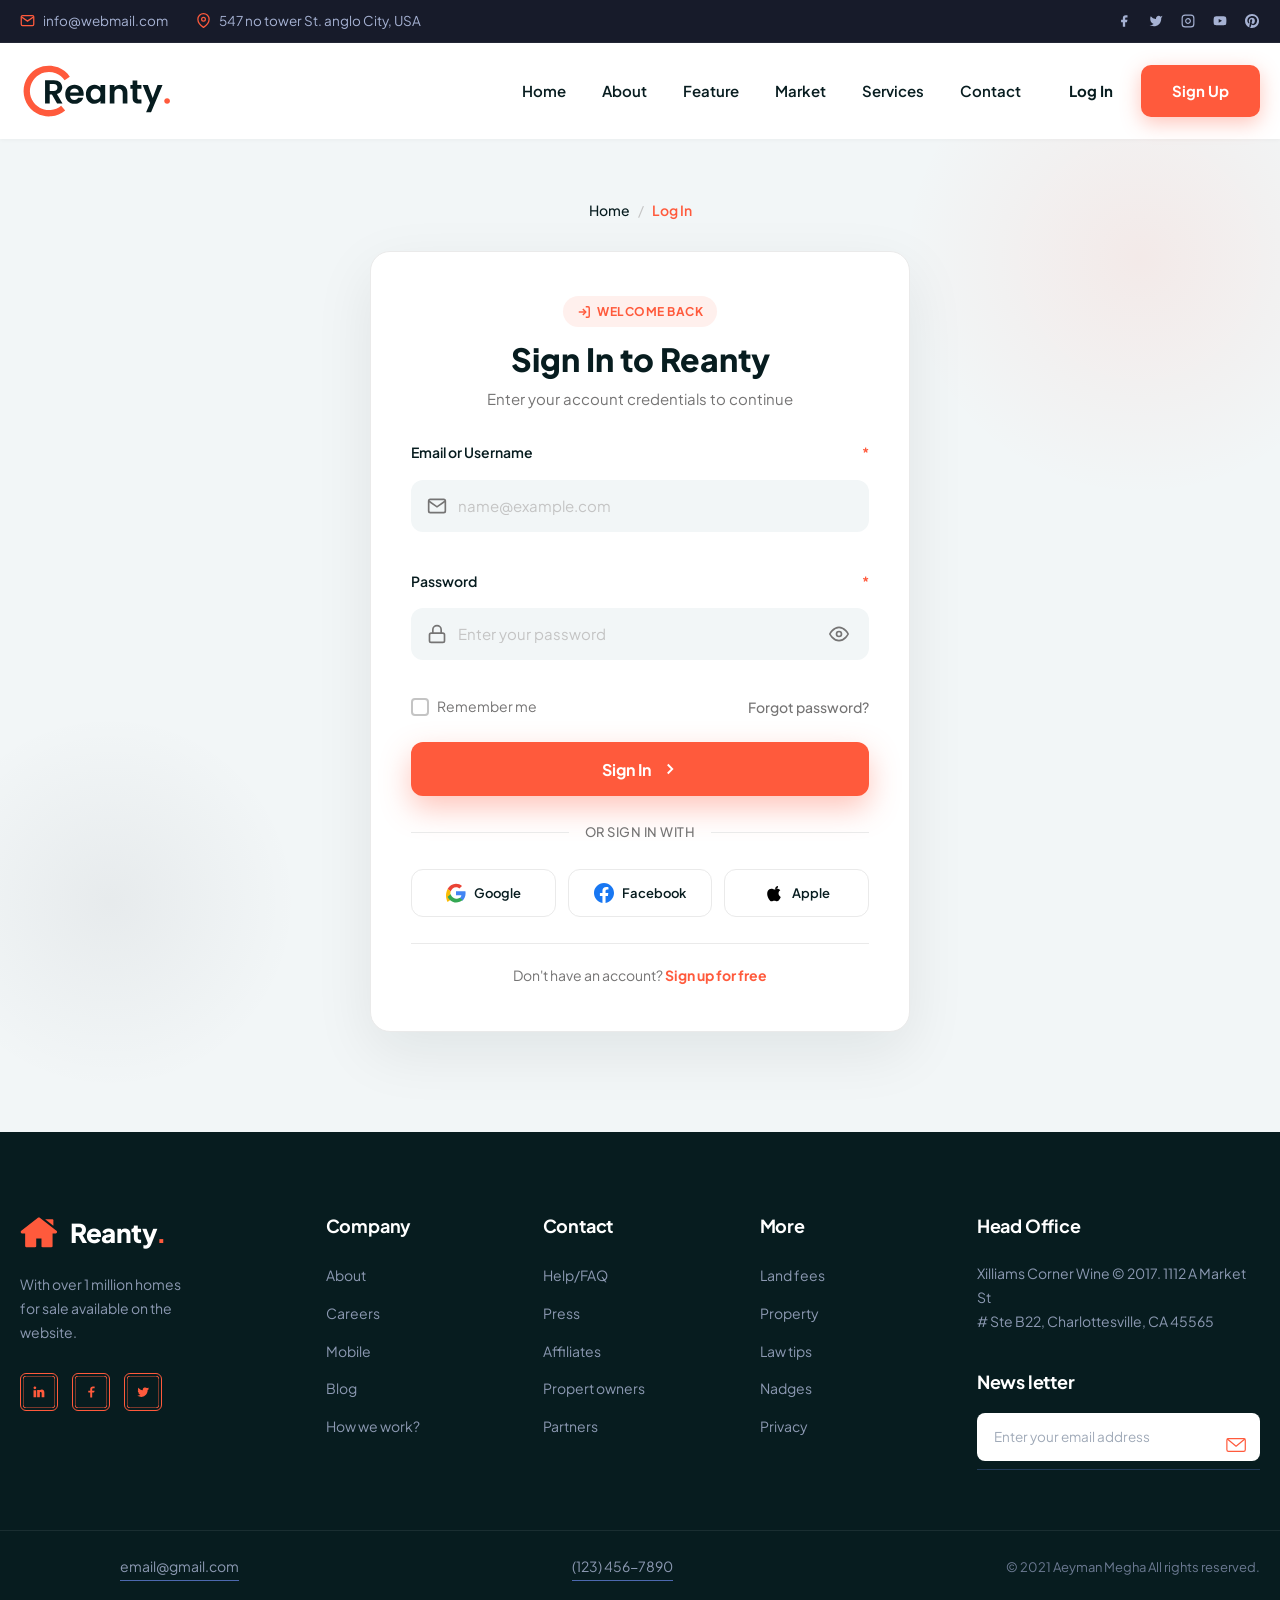
<file: pages/login.html>
<!DOCTYPE html>
<html lang="en">

<head>
  <meta charset="UTF-8">
  <meta name="viewport" content="width=device-width, initial-scale=1.0">
  <meta name="description"
    content="Log in to Reanty - Find the best Real Estate on your country. Manage your properties, search history, and saved listings.">
  <title>Log In - Reanty Real Estate</title>

  <!-- Google Fonts: Plus Jakarta Sans -->
  <link rel="preconnect" href="https://fonts.googleapis.com">
  <link rel="preconnect" href="https://fonts.gstatic.com" crossorigin>
  <link href="https://fonts.googleapis.com/css2?family=Plus+Jakarta+Sans:wght@400;500;600;700;800&display=swap"
    rel="stylesheet">

  <!-- Main Vanilla CSS File (Đường dẫn tương đối) -->
  <link rel="stylesheet" href="../css/style.css">

</head>

<body>

  <!-- ========================================================================= -->
  <!-- 1. HEADER COMPONENT (TOP CONTACT BAR & MAIN NAVBAR)                       -->
  <!-- ========================================================================= -->
  <div id="header-placeholder" data-include="../components/header.html"></div>


  <!-- ========================================================================= -->
  <!-- MAIN AUTH SECTION: LOGIN FORM                                            -->
  <!-- ========================================================================= -->
  <main class="auth-page">
    <div class="container">

      <!-- Breadcrumb Navigation -->
      <nav class="auth-breadcrumb" aria-label="Breadcrumb">
        <a href="../index.html">Home</a>
        <span class="auth-breadcrumb__separator">/</span>
        <span class="auth-breadcrumb__current">Log In</span>
      </nav>

      <!-- Auth Card Container -->
      <div class="auth-card">

        <!-- Card Header -->
        <div class="auth-header">
          <div class="auth-header__badge">
            <svg width="14" height="14" viewBox="0 0 24 24" fill="none" stroke="currentColor" stroke-width="2.5">
              <path d="M15 3h4a2 2 0 0 1 2 2v14a2 2 0 0 1-2 2h-4"></path>
              <polyline points="10 17 15 12 10 7"></polyline>
              <line x1="15" y1="12" x2="3" y2="12"></line>
            </svg>
            <span>Welcome Back</span>
          </div>
          <h1 class="auth-header__title">Sign In to Reanty</h1>
          <p class="auth-header__subtitle">Enter your account credentials to continue</p>
        </div>

        <!-- Alert Notification (Dùng khi test kết nối) -->
        <div class="auth-alert auth-alert--success" id="loginSuccessAlert">
          <svg width="20" height="20" viewBox="0 0 24 24" fill="none" stroke="currentColor" stroke-width="2">
            <path d="M22 11.08V12a10 10 0 1 1-5.93-9.14"></path>
            <polyline points="22 4 12 14.01 9 11.01"></polyline>
          </svg>
          <span>Đăng nhập thành công! Đang chuyển hướng...</span>
        </div>

        <!-- ========================================================================= -->
        <!-- FORM ĐĂNG NHẬP (100% CLIENT-SIDE CHO VERCEL STATIC HOSTING)               -->
        <!-- ========================================================================= -->
        <form class="auth-form" id="loginForm" action="#" method="POST">

          <!-- Email / Username Field -->
          <div class="form-group">
            <label for="loginEmail" class="form-label">
              <span>Email or Username</span>
              <span class="required">*</span>
            </label>
            <div class="form-input-wrapper">
              <svg class="form-input-icon" viewBox="0 0 24 24" fill="none" stroke="currentColor" stroke-width="2">
                <path d="M4 4h16c1.1 0 2 .9 2 2v12c0 1.1-.9 2-2 2H4c-1.1 0-2-.9-2-2V6c0-1.1.9-2 2-2z"></path>
                <polyline points="22,6 12,13 2,6"></polyline>
              </svg>
              <input type="email" id="loginEmail" name="email" class="form-input" placeholder="name@example.com"
                required autocomplete="email">
            </div>
          </div>

          <!-- Password Field -->
          <div class="form-group">
            <label for="loginPassword" class="form-label">
              <span>Password</span>
              <span class="required">*</span>
            </label>
            <div class="form-input-wrapper">
              <svg class="form-input-icon" viewBox="0 0 24 24" fill="none" stroke="currentColor" stroke-width="2">
                <rect x="3" y="11" width="18" height="11" rx="2" ry="2"></rect>
                <path d="M7 11V7a5 5 0 0 1 10 0v4"></path>
              </svg>
              <input type="password" id="loginPassword" name="password" class="form-input form-input--has-toggle"
                placeholder="Enter your password" required autocomplete="current-password">
              <!-- Password Show / Hide Toggle Button -->
              <button type="button" class="password-toggle" id="togglePasswordBtn"
                aria-label="Toggle password visibility">
                <svg id="eyeIcon" viewBox="0 0 24 24" fill="none" stroke="currentColor" stroke-width="2">
                  <path d="M1 12s4-8 11-8 11 8 11 8-4 8-11 8-11-8-11-8z"></path>
                  <circle cx="12" cy="12" r="3"></circle>
                </svg>
              </button>
            </div>
          </div>

          <!-- Options: Remember Me & Forgot Password -->
          <div class="form-options">
            <label class="form-checkbox">
              <input type="checkbox" id="rememberMe" name="remember">
              <span>Remember me</span>
            </label>
            <a href="#" class="forgot-password" id="forgotPasswordLink">Forgot password?</a>
          </div>

          <!-- Submit Button -->
          <button type="submit" class="btn btn--primary auth-submit-btn">
            <span>Sign In</span>
            <svg class="icon-arrow" viewBox="0 0 24 24" fill="none" stroke="currentColor" stroke-width="2.5">
              <polyline points="9 18 15 12 9 6"></polyline>
            </svg>
          </button>
        </form>

        <!-- Divider (Chuyển xuống dưới form theo yêu cầu) -->
        <div class="auth-divider" style="margin-top: 26px;">
          <span>or sign in with</span>
        </div>

        <!-- Social Login Options (Google, Facebook, Apple đặt ở dưới cùng) -->
        <div class="auth-socials">
          <!-- Google -->
          <button type="button" class="auth-social-btn" title="Sign in with Google">
            <svg viewBox="0 0 24 24">
              <path fill="#EA4335"
                d="M12 5c1.6 0 3 .6 4.1 1.7l3.1-3.1C17.3 1.8 14.8 1 12 1 7.5 1 3.7 3.6 1.9 7.3l3.7 2.9C6.5 7.4 9 5 12 5z" />
              <path fill="#4285F4"
                d="M23.5 12.3c0-.8-.1-1.7-.2-2.3H12v4.6h6.5c-.3 1.5-1.1 2.8-2.4 3.7l3.7 2.9c2.2-2 3.7-5 3.7-8.9z" />
              <path fill="#FBBC05"
                d="M5.6 14.8c-.2-.7-.4-1.5-.4-2.3 0-.8.2-1.6.4-2.3L1.9 7.3C.7 9.7 0 12.3 0 15.1s.7 5.4 1.9 7.8l3.7-2.9z" />
              <path fill="#34A853"
                d="M12 23.5c3.2 0 6-1.1 8-3l-3.7-2.9c-1.1.7-2.5 1.2-4.3 1.2-3 0-5.5-2.4-6.4-5.2L1.9 16.5C3.7 20.2 7.5 23.5 12 23.5z" />
            </svg>
            <span>Google</span>
          </button>

          <!-- Facebook -->
          <button type="button" class="auth-social-btn" title="Sign in with Facebook">
            <svg viewBox="0 0 24 24" fill="#1877F2">
              <path
                d="M24 12.073c0-6.627-5.373-12-12-12s-12 5.373-12 12c0 5.99 4.388 10.954 10.125 11.854v-8.385H7.078v-3.47h3.047V9.43c0-3.007 1.792-4.669 4.533-4.669 1.312 0 2.686.235 2.686.235v2.953H15.83c-1.491 0-1.956.925-1.956 1.874v2.25h3.328l-.532 3.47h-2.796v8.385C19.612 23.027 24 18.062 24 12.073z" />
            </svg>
            <span>Facebook</span>
          </button>

          <!-- Apple -->
          <button type="button" class="auth-social-btn" title="Sign in with Apple">
            <svg viewBox="0 0 24 24" fill="#000000">
              <path
                d="M18.71 19.5c-.83 1.24-1.71 2.45-3.05 2.47-1.34.03-1.77-.79-3.29-.79-1.53 0-2 .77-3.27.82-1.31.05-2.3-1.32-3.14-2.53C4.25 17 2.94 12.45 4.7 9.39c.87-1.52 2.43-2.48 4.12-2.51 1.28-.02 2.5.87 3.29.87.78 0 2.26-1.07 3.81-.91.65.03 2.47.26 3.64 1.98-.09.06-2.17 1.28-2.15 3.81.03 3.02 2.65 4.03 2.68 4.04-.03.07-.42 1.44-1.38 2.83M15.97 6.37c.62-.75 1.04-1.8 0.92-2.85-.9.04-2 .6-2.65 1.36-.58.67-.99 1.74-.86 2.76 1.01.08 2.05-.52 2.59-1.27z" />
            </svg>
            <span>Apple</span>
          </button>
        </div>

        <!-- Prompt to Sign Up -->
        <div class="auth-footer-prompt">
          Don't have an account?
          <a href="./register.html" class="auth-link auth-link--highlight">Sign up for free</a>
        </div>

      </div>
    </div>
  </main>

  <!-- ========================================================================= -->
  <!-- 3. FOOTER COMPONENT                                                       -->
  <!-- ========================================================================= -->
  <div id="footer-placeholder" data-include="../components/footer.html"></div>


  <!-- Vanilla JS (External relative script) -->
  <script src="../js/main.js"></script>
</body>

</html>
</file>
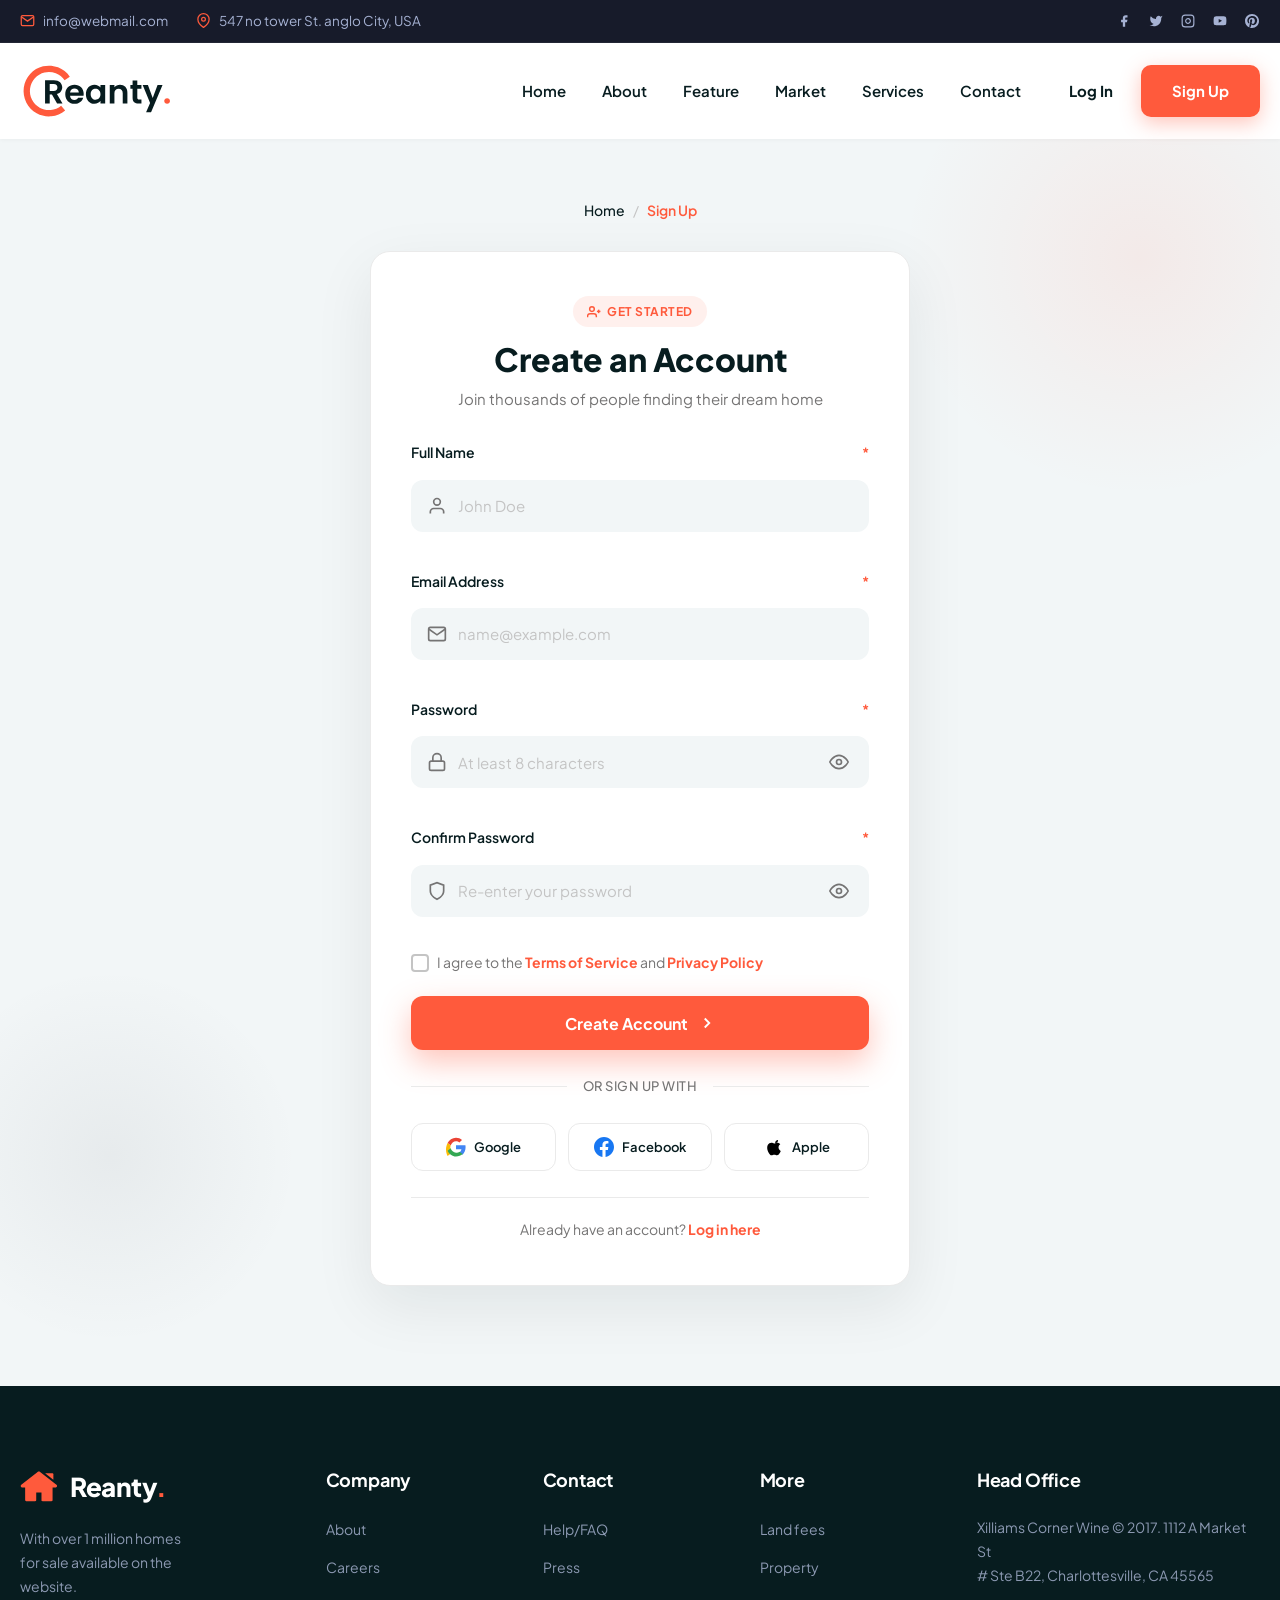
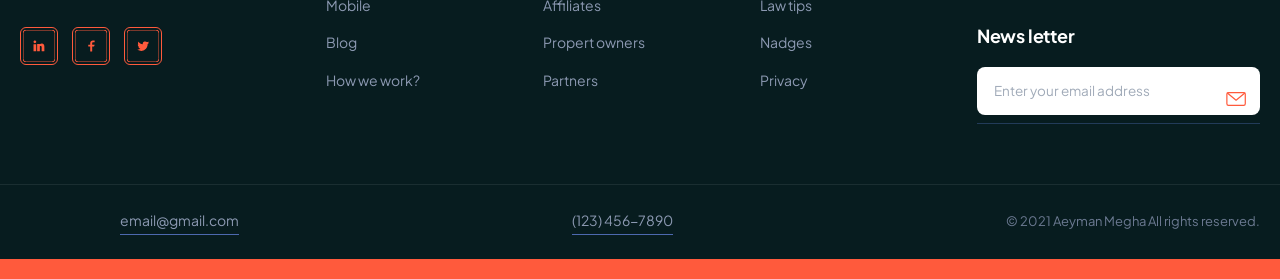
<file: pages/register.html>
<!DOCTYPE html>
<html lang="en">

<head>
  <meta charset="UTF-8">
  <meta name="viewport" content="width=device-width, initial-scale=1.0">
  <meta name="description"
    content="Create a new account on Reanty - Modern Real Estate Platform. Join today to explore homes, apartments, and commercial properties.">
  <title>Sign Up - Reanty Real Estate</title>

  <!-- Google Fonts: Plus Jakarta Sans -->
  <link rel="preconnect" href="https://fonts.googleapis.com">
  <link rel="preconnect" href="https://fonts.gstatic.com" crossorigin>
  <link href="https://fonts.googleapis.com/css2?family=Plus+Jakarta+Sans:wght@400;500;600;700;800&display=swap"
    rel="stylesheet">

  <!-- Main Vanilla CSS File (Đường dẫn tương đối) -->
  <link rel="stylesheet" href="../css/style.css">

</head>

<body>

  <!-- ========================================================================= -->
  <!-- 1. HEADER COMPONENT (TOP CONTACT BAR & MAIN NAVBAR)                       -->
  <!-- ========================================================================= -->
  <div id="header-placeholder" data-include="../components/header.html"></div>


  <!-- ========================================================================= -->
  <!-- MAIN AUTH SECTION: REGISTER FORM                                         -->
  <!-- ========================================================================= -->
  <main class="auth-page">
    <div class="container">

      <!-- Breadcrumb Navigation -->
      <nav class="auth-breadcrumb" aria-label="Breadcrumb">
        <a href="../index.html">Home</a>
        <span class="auth-breadcrumb__separator">/</span>
        <span class="auth-breadcrumb__current">Sign Up</span>
      </nav>

      <!-- Auth Card Container -->
      <div class="auth-card">

        <!-- Card Header -->
        <div class="auth-header">
          <div class="auth-header__badge">
            <svg width="14" height="14" viewBox="0 0 24 24" fill="none" stroke="currentColor" stroke-width="2.5">
              <path d="M16 21v-2a4 4 0 0 0-4-4H5a4 4 0 0 0-4 4v2"></path>
              <circle cx="8.5" cy="7" r="4"></circle>
              <line x1="20" y1="8" x2="20" y2="14"></line>
              <line x1="23" y1="11" x2="17" y2="11"></line>
            </svg>
            <span>Get Started</span>
          </div>
          <h1 class="auth-header__title">Create an Account</h1>
          <p class="auth-header__subtitle">Join thousands of people finding their dream home</p>
        </div>

        <!-- Alert Notification -->
        <div class="auth-alert auth-alert--success" id="registerSuccessAlert">
          <svg width="20" height="20" viewBox="0 0 24 24" fill="none" stroke="currentColor" stroke-width="2">
            <path d="M22 11.08V12a10 10 0 1 1-5.93-9.14"></path>
            <polyline points="22 4 12 14.01 9 11.01"></polyline>
          </svg>
          <span>Đăng ký tài khoản thành công! Đang chuyển hướng...</span>
        </div>

        <div class="auth-alert auth-alert--error" id="registerErrorAlert">
          <svg width="20" height="20" viewBox="0 0 24 24" fill="none" stroke="currentColor" stroke-width="2">
            <circle cx="12" cy="12" r="10"></circle>
            <line x1="15" y1="9" x2="9" y2="15"></line>
            <line x1="9" y1="9" x2="15" y2="15"></line>
          </svg>
          <span id="registerErrorMessage">Mật khẩu xác nhận không khớp.</span>
        </div>

        <!-- ========================================================================= -->
        <!-- FORM ĐĂNG KÝ (100% CLIENT-SIDE CHO VERCEL STATIC HOSTING)                 -->
        <!-- ========================================================================= -->
        <form class="auth-form" id="registerForm" action="#" method="POST">

          <!-- Full Name Field -->
          <div class="form-group">
            <label for="regName" class="form-label">
              <span>Full Name</span>
              <span class="required">*</span>
            </label>
            <div class="form-input-wrapper">
              <svg class="form-input-icon" viewBox="0 0 24 24" fill="none" stroke="currentColor" stroke-width="2">
                <path d="M20 21v-2a4 4 0 0 0-4-4H8a4 4 0 0 0-4 4v2"></path>
                <circle cx="12" cy="7" r="4"></circle>
              </svg>
              <input type="text" id="regName" name="name" class="form-input" placeholder="John Doe" required
                autocomplete="name">
            </div>
          </div>

          <!-- Email Address Field -->
          <div class="form-group">
            <label for="regEmail" class="form-label">
              <span>Email Address</span>
              <span class="required">*</span>
            </label>
            <div class="form-input-wrapper">
              <svg class="form-input-icon" viewBox="0 0 24 24" fill="none" stroke="currentColor" stroke-width="2">
                <path d="M4 4h16c1.1 0 2 .9 2 2v12c0 1.1-.9 2-2 2H4c-1.1 0-2-.9-2-2V6c0-1.1.9-2 2-2z"></path>
                <polyline points="22,6 12,13 2,6"></polyline>
              </svg>
              <input type="email" id="regEmail" name="email" class="form-input" placeholder="name@example.com" required
                autocomplete="email">
            </div>
          </div>

          <!-- Password Field -->
          <div class="form-group">
            <label for="regPassword" class="form-label">
              <span>Password</span>
              <span class="required">*</span>
            </label>
            <div class="form-input-wrapper">
              <svg class="form-input-icon" viewBox="0 0 24 24" fill="none" stroke="currentColor" stroke-width="2">
                <rect x="3" y="11" width="18" height="11" rx="2" ry="2"></rect>
                <path d="M7 11V7a5 5 0 0 1 10 0v4"></path>
              </svg>
              <input type="password" id="regPassword" name="password" class="form-input form-input--has-toggle"
                placeholder="At least 8 characters" required autocomplete="new-password" minlength="8">
              <!-- Toggle Show Password -->
              <button type="button" class="password-toggle" id="toggleRegPasswordBtn"
                aria-label="Toggle password visibility">
                <svg viewBox="0 0 24 24" fill="none" stroke="currentColor" stroke-width="2">
                  <path d="M1 12s4-8 11-8 11 8 11 8-4 8-11 8-11-8-11-8z"></path>
                  <circle cx="12" cy="12" r="3"></circle>
                </svg>
              </button>
            </div>
          </div>

          <!-- Confirm Password Field -->
          <div class="form-group">
            <label for="regConfirmPassword" class="form-label">
              <span>Confirm Password</span>
              <span class="required">*</span>
            </label>
            <div class="form-input-wrapper">
              <svg class="form-input-icon" viewBox="0 0 24 24" fill="none" stroke="currentColor" stroke-width="2">
                <path d="M12 22s8-4 8-10V5l-8-3-8 3v7c0 6 8 10 8 10z"></path>
              </svg>
              <input type="password" id="regConfirmPassword" name="confirm_password"
                class="form-input form-input--has-toggle" placeholder="Re-enter your password" required
                autocomplete="new-password" minlength="8">
              <!-- Toggle Show Confirm Password -->
              <button type="button" class="password-toggle" id="toggleRegConfirmPasswordBtn"
                aria-label="Toggle confirm password visibility">
                <svg viewBox="0 0 24 24" fill="none" stroke="currentColor" stroke-width="2">
                  <path d="M1 12s4-8 11-8 11 8 11 8-4 8-11 8-11-8-11-8z"></path>
                  <circle cx="12" cy="12" r="3"></circle>
                </svg>
              </button>
            </div>
          </div>

          <!-- Agreement Checkbox -->
          <div class="form-options">
            <label class="form-checkbox">
              <input type="checkbox" id="agreeTerms" name="terms" required>
              <span>I agree to the <a href="#" class="auth-link auth-link--highlight">Terms of Service</a> and <a
                  href="#" class="auth-link auth-link--highlight">Privacy Policy</a></span>
            </label>
          </div>

          <!-- Submit Button -->
          <button type="submit" class="btn btn--primary auth-submit-btn">
            <span>Create Account</span>
            <svg class="icon-arrow" viewBox="0 0 24 24" fill="none" stroke="currentColor" stroke-width="2.5">
              <polyline points="9 18 15 12 9 6"></polyline>
            </svg>
          </button>
        </form>

        <!-- Divider (Chuyển xuống dưới form theo yêu cầu) -->
        <div class="auth-divider" style="margin-top: 26px;">
          <span>or sign up with</span>
        </div>

        <!-- Social Registration Options (Google, Facebook, Apple đặt ở dưới cùng) -->
        <div class="auth-socials">
          <!-- Google -->
          <button type="button" class="auth-social-btn" title="Sign up with Google">
            <svg viewBox="0 0 24 24">
              <path fill="#EA4335"
                d="M12 5c1.6 0 3 .6 4.1 1.7l3.1-3.1C17.3 1.8 14.8 1 12 1 7.5 1 3.7 3.6 1.9 7.3l3.7 2.9C6.5 7.4 9 5 12 5z" />
              <path fill="#4285F4"
                d="M23.5 12.3c0-.8-.1-1.7-.2-2.3H12v4.6h6.5c-.3 1.5-1.1 2.8-2.4 3.7l3.7 2.9c2.2-2 3.7-5 3.7-8.9z" />
              <path fill="#FBBC05"
                d="M5.6 14.8c-.2-.7-.4-1.5-.4-2.3 0-.8.2-1.6.4-2.3L1.9 7.3C.7 9.7 0 12.3 0 15.1s.7 5.4 1.9 7.8l3.7-2.9z" />
              <path fill="#34A853"
                d="M12 23.5c3.2 0 6-1.1 8-3l-3.7-2.9c-1.1.7-2.5 1.2-4.3 1.2-3 0-5.5-2.4-6.4-5.2L1.9 16.5C3.7 20.2 7.5 23.5 12 23.5z" />
            </svg>
            <span>Google</span>
          </button>

          <!-- Facebook -->
          <button type="button" class="auth-social-btn" title="Sign up with Facebook">
            <svg viewBox="0 0 24 24" fill="#1877F2">
              <path
                d="M24 12.073c0-6.627-5.373-12-12-12s-12 5.373-12 12c0 5.99 4.388 10.954 10.125 11.854v-8.385H7.078v-3.47h3.047V9.43c0-3.007 1.792-4.669 4.533-4.669 1.312 0 2.686.235 2.686.235v2.953H15.83c-1.491 0-1.956.925-1.956 1.874v2.25h3.328l-.532 3.47h-2.796v8.385C19.612 23.027 24 18.062 24 12.073z" />
            </svg>
            <span>Facebook</span>
          </button>

          <!-- Apple -->
          <button type="button" class="auth-social-btn" title="Sign up with Apple">
            <svg viewBox="0 0 24 24" fill="#000000">
              <path
                d="M18.71 19.5c-.83 1.24-1.71 2.45-3.05 2.47-1.34.03-1.77-.79-3.29-.79-1.53 0-2 .77-3.27.82-1.31.05-2.3-1.32-3.14-2.53C4.25 17 2.94 12.45 4.7 9.39c.87-1.52 2.43-2.48 4.12-2.51 1.28-.02 2.5.87 3.29.87.78 0 2.26-1.07 3.81-.91.65.03 2.47.26 3.64 1.98-.09.06-2.17 1.28-2.15 3.81.03 3.02 2.65 4.03 2.68 4.04-.03.07-.42 1.44-1.38 2.83M15.97 6.37c.62-.75 1.04-1.8 0.92-2.85-.9.04-2 .6-2.65 1.36-.58.67-.99 1.74-.86 2.76 1.01.08 2.05-.52 2.59-1.27z" />
            </svg>
            <span>Apple</span>
          </button>
        </div>

        <!-- Prompt to Log In -->
        <div class="auth-footer-prompt">
          Already have an account?
          <a href="./login.html" class="auth-link auth-link--highlight">Log in here</a>
        </div>

      </div>
    </div>
  </main>

  <!-- ========================================================================= -->
  <!-- 3. FOOTER COMPONENT                                                       -->
  <!-- ========================================================================= -->
  <div id="footer-placeholder" data-include="../components/footer.html"></div>


  <!-- Vanilla JS (External relative script) -->
  <script src="../js/main.js"></script>
</body>

</html>
</file>
<file: css/style.css>
@import './header.css';
@import './footer.css';

/* ==========================================================================
   01. DESIGN  CSS VARIABLES
   ========================================================================== */
:root {
  /* Brand Colors extracted from design */
  --color-primary: #FF5A3C;
  --color-primary-hover: #E84D30;
  --color-primary-light: #FFF0ED;
  --color-primary-tint: #F5DFDC;

  /* Dark & Neutral Colors */
  --color-dark: #071C1F;
  --color-navy-dark: #171B2A;
  --color-navy-deep: #0D101A;
  --color-text-main: #071C1F;
  --color-text-muted: #757474;
  --color-text-light: #A6B2D3;
  --color-gray-placeholder: #C4C4C4;
  --color-gray-light: #F2F6F7;
  --color-gray-border: #EAEAEA;
  --color-white: #FFFFFF;

  /* Accent Colors */
  --color-star-yellow: #FAC030;
  --color-accent-bar: #FFBA57;

  /* Typography */
  --font-primary: 'Plus Jakarta Sans', -apple-system, BlinkMacSystemFont, 'Segoe UI', Roboto, Helvetica, Arial, sans-serif;

  /* Shadows */
  --shadow-sm: 0 4px 12px rgba(0, 0, 0, 0.04);
  --shadow-md: 0 10px 30px rgba(0, 0, 0, 0.06);
  --shadow-lg: 0 18px 45px rgba(0, 0, 0, 0.08);
  --shadow-primary: 0 12px 30px rgba(255, 90, 60, 0.35);

  /* Border Radiuses */
  --radius-sm: 6px;
  --radius-md: 12px;
  --radius-lg: 16px;
  --radius-full: 9999px;

  /* Container (Figma 1440px grid centered on 1920px canvas) */
  --container-width: 1440px;
  --transition-normal: all 0.3s cubic-bezier(0.25, 0.8, 0.25, 1);
}

/* ==========================================================================
   02. RESET & BASE STYLES
   ========================================================================== */
*,
*::before,
*::after {
  box-sizing: border-box;
  margin: 0;
  padding: 0;
}

html {
  scroll-behavior: smooth;
  font-size: 16px;
}

body {
  font-family: var(--font-primary);
  color: var(--color-text-main);
  background-color: var(--color-white);
  line-height: 1.6;
  overflow-x: hidden;
  -webkit-font-smoothing: antialiased;
  -moz-osx-font-smoothing: grayscale;
}

img,
svg {
  display: block;
  max-width: 100%;
}

a {
  color: inherit;
  text-decoration: none;
  transition: var(--transition-normal);
}

ul,
ol {
  list-style: none;
}

button,
input,
textarea {
  font-family: inherit;
  font-size: inherit;
  border: none;
  outline: none;
}

button {
  cursor: pointer;
  background: none;
}

/* ==========================================================================
   03. TYPOGRAPHY & COMMON UTILITIES
   ========================================================================== */
.container {
  width: 100%;
  max-width: var(--container-width);
  margin-left: auto;
  margin-right: auto;
  padding-left: 20px;
  padding-right: 20px;
}

.section {
  padding: 90px 0;
}

.section-heading {
  margin-bottom: 50px;
}

.section-heading--centered,
.text-center {
  text-align: center;
}

.section-heading__title {
  font-size: 38px;
  font-weight: 700;
  color: var(--color-dark);
  line-height: 1.25;
  margin-bottom: 15px;
  letter-spacing: -0.5px;
}

.section-heading__subtitle {
  font-size: 15px;
  color: var(--color-text-muted);
  line-height: 1.65;
  max-width: 540px;
  margin-left: auto;
  margin-right: auto;
}

.mt-40 {
  margin-top: 40px;
}

/* Placeholder styling simulating Figma wireframe image blocks */
.placeholder-img {
  background-color: var(--color-gray-placeholder);
  width: 100%;
  height: 100%;
  display: flex;
  flex-direction: column;
  align-items: center;
  justify-content: center;
  gap: 12px;
  position: relative;
  overflow: hidden;
  transition: var(--transition-normal);
}

.placeholder-img::after {
  content: "";
  position: absolute;
  inset: 0;
  background: linear-gradient(135deg, rgba(255, 255, 255, 0.12) 0%, rgba(0, 0, 0, 0.05) 100%);
  pointer-events: none;
}

.placeholder-img__text {
  font-size: 13px;
  font-weight: 600;
  color: #707070;
  letter-spacing: 0.5px;
  text-transform: uppercase;
  z-index: 2;
  opacity: 0.8;
}

.placeholder-img__icon {
  width: 48px;
  height: 48px;
  opacity: 0.6;
  z-index: 2;
}

.placeholder-img--full {
  min-height: 240px;
}

/* ==========================================================================
   04. BUTTONS & BADGES
   ========================================================================== */
.btn {
  display: inline-flex;
  align-items: center;
  justify-content: center;
  font-size: 15px;
  font-weight: 600;
  padding: 12px 28px;
  border-radius: var(--radius-sm);
  transition: var(--transition-normal);
  text-align: center;
  border: 1.5px solid transparent;
}

.btn--primary {
  background-color: var(--color-primary);
  color: var(--color-white);
  box-shadow: 0 6px 18px rgba(255, 90, 60, 0.25);
}

.btn--primary:hover {
  background-color: var(--color-primary-hover);
  box-shadow: var(--shadow-primary);
  transform: translateY(-2px);
}

.btn--outline {
  border-color: var(--color-primary);
  color: var(--color-primary);
  background-color: transparent;
  padding: 12px 34px;
}

.btn--outline:hover {
  background-color: var(--color-primary);
  color: var(--color-white);
  box-shadow: var(--shadow-primary);
  transform: translateY(-2px);
}

.btn--block {
  width: 100%;
}

.badge-tag {
  display: inline-flex;
  align-items: center;
  gap: 8px;
  background-color: var(--color-primary-tint);
  color: var(--color-primary);
  padding: 6px 16px;
  border-radius: var(--radius-full);
  font-size: 13px;
  font-weight: 600;
  margin-bottom: 16px;
}

.badge-tag__dot {
  width: 8px;
  height: 8px;
  border-radius: 50%;
  background-color: var(--color-primary);
}

/* ==========================================================================
   05. TOP CONTACT BAR
   ========================================================================== */
.top-bar {
  background-color: var(--color-navy-dark);
  color: var(--color-text-light);
  font-size: 13.5px;
  padding: 10px 0;
  border-bottom: 1px solid rgba(255, 255, 255, 0.05);
}

.top-bar__inner {
  display: flex;
  justify-content: space-between;
  align-items: center;
}

.top-bar__contact {
  display: flex;
  align-items: center;
  gap: 28px;
}

.top-bar__link,
.top-bar__location {
  display: inline-flex;
  align-items: center;
  gap: 8px;
}

.top-bar__link:hover {
  color: var(--color-white);
}

.top-bar .icon {
  width: 15px;
  height: 15px;
  color: var(--color-primary);
}

.top-bar__socials {
  display: flex;
  align-items: center;
  gap: 16px;
}

.top-bar__social-link {
  width: 16px;
  height: 16px;
  color: var(--color-text-light);
  display: flex;
  align-items: center;
  justify-content: center;
}

.top-bar__social-link:hover {
  color: var(--color-primary);
  transform: translateY(-2px);
}

/* ==========================================================================
   06. MAIN HEADER / NAVIGATION
   ========================================================================== */
.navbar {
  background-color: var(--color-white);
  padding: 22px 0;
  position: relative;
  z-index: 1000;
  box-shadow: 0 1px 4px rgba(0, 0, 0, 0.04);
}

.navbar__inner {
  display: flex;
  align-items: center;
  justify-content: space-between;
}

.navbar__brand {
  display: flex;
  align-items: center;
  line-height: 0;
}

.navbar__brand svg {
  display: block;
  width: 155px;
  height: 52px;
}

.navbar__nav {
  display: flex;
  align-items: center;
  gap: 48px;
}

.navbar__menu {
  display: flex;
  align-items: center;
  gap: 36px;
}

.navbar__link {
  font-size: 15px;
  font-weight: 600;
  color: var(--color-dark, #071C1F);
  position: relative;
  padding: 6px 0;
  transition: color 0.25s ease, font-weight 0.25s ease;
  cursor: pointer;
}

.navbar__link::after {
  content: "";
  position: absolute;
  bottom: -4px;
  left: 0;
  width: 0;
  height: 2.5px;
  background-color: var(--color-primary, #FF5A3C);
  border-radius: 2px;
  transition: width 0.3s cubic-bezier(0.25, 1, 0.5, 1);
}

.navbar__link:hover {
  color: var(--color-primary, #FF5A3C);
}

.navbar__link--active {
  color: var(--color-primary, #FF5A3C) !important;
  font-weight: 700;
}

.navbar__link--active::after {
  width: 100%;
}

.navbar__actions {
  display: flex;
  align-items: center;
  gap: 28px;
}

.navbar__login {
  font-size: 15px;
  font-weight: 700;
  color: var(--color-dark);
  transition: var(--transition-normal);
}

.navbar__login:hover {
  color: var(--color-primary);
}

.navbar__btn {
  border-radius: 10px;
  padding: 13px 30px;
  font-size: 15px;
  font-weight: 700;
  background-color: var(--color-primary);
  color: var(--color-white);
  box-shadow: 0 6px 20px rgba(255, 90, 60, 0.35);
}

.navbar__btn:hover {
  background-color: var(--color-primary-hover);
  transform: translateY(-2px);
  box-shadow: 0 10px 25px rgba(255, 90, 60, 0.45);
}

/* Hamburger toggle for mobile */
.navbar__toggle {
  display: none;
  flex-direction: column;
  gap: 5px;
  width: 30px;
  height: 24px;
  justify-content: center;
}

.navbar__toggle span {
  display: block;
  height: 2.5px;
  width: 100%;
  background-color: var(--color-dark);
  border-radius: 2px;
  transition: var(--transition-normal);
}

/* ==========================================================================
   07. HERO SECTION (EXACT FIGMA REPLICA)
   ========================================================================== */
.hero {
  padding: 0;
  background-color: var(--color-gray-light);
  position: relative;
  overflow: hidden;
}

.hero__container {
  display: grid;
  grid-template-columns: 573px 867px;
  align-items: start;
  min-height: 850px;
  position: relative;
  overflow: visible;
}

.hero__left {
  padding: 65px 20px 0 0;
  display: flex;
  flex-direction: column;
  justify-content: flex-start;
  min-height: 850px;
  position: relative;
  z-index: 10;
  overflow: visible;
}

.hero__title-block {
  position: relative;
  margin-top: 60px;
  margin-bottom: 24px;
  overflow: visible;
}

.hero__title {
  font-size: 58px;
  font-weight: 800;
  color: var(--color-dark);
  line-height: 1.18;
  letter-spacing: -1px;
}

.hero__title-period {
  color: var(--color-dark);
}

/* Exact Figma Curved Arrow positioned under 'your' / 'country .' pointing 37px into gray box */
.hero__curve-arrow {
  position: absolute;
  top: 110px;
  left: 382px;
  width: 228px;
  height: auto;
  pointer-events: none;
  z-index: 25;
}

.hero__desc {
  font-size: 15.5px;
  color: #9EABB2;
  line-height: 1.65;
  max-width: 395px;
  margin-bottom: 36px;
}

.hero__cta {
  margin-bottom: 50px;
}

.hero__btn {
  width: 210px;
  height: 58px;
  padding: 0;
  gap: 12px;
  border-radius: 10px;
  font-size: 15px;
  font-weight: 700;
  background-color: var(--color-primary);
  color: var(--color-white);
  box-shadow: 0 8px 24px rgba(255, 90, 60, 0.35);
  display: inline-flex;
  align-items: center;
  justify-content: center;
  transition: var(--transition-normal);
}

.hero__btn:hover {
  background-color: var(--color-primary-hover);
  transform: translateY(-2px);
  box-shadow: 0 12px 30px rgba(255, 90, 60, 0.45);
}

.hero__btn .icon-arrow {
  width: 7px;
  height: 12px;
}

/* Stepped House Tabs matching Figma (HOUSE 1 tall 80px/114px, HOUSE 2 & 3 60px/88px) */
.hero__stepped-wrapper {
  margin-top: auto;
  padding-bottom: 33px;
  display: flex;
  align-items: flex-end;
  gap: 20px;
}

.hero__stepped-tabs {
  display: flex;
  align-items: flex-end;
  gap: 0;
}

.hero__tab-step {
  width: 88px;
  height: 60px;
  background-color: #B8BABC;
  color: rgba(255, 255, 255, 0.9);
  font-size: 11px;
  font-weight: 700;
  letter-spacing: 0.6px;
  display: flex;
  align-items: center;
  justify-content: center;
  cursor: pointer;
  transition: all 0.3s cubic-bezier(0.25, 0.8, 0.25, 1);
  user-select: none;
}

.hero__tab-step--active {
  width: 114px;
  height: 80px;
  background-color: #9D9D9D;
  color: var(--color-white);
}

.hero__tab-step:hover:not(.hero__tab-step--active) {
  background-color: #ABABAB;
  color: var(--color-white);
}

.hero__stepped-progress {
  display: flex;
  align-items: center;
  gap: 14px;
  padding-bottom: 24px;
}

.hero__stepped-line {
  width: 63px;
  height: 2px;
  background-color: #EBEBEB;
  position: relative;
  border-radius: 2px;
}

.hero__stepped-line-fill {
  width: 23px;
  height: 100%;
  background-color: var(--color-dark);
  border-radius: 2px;
  position: absolute;
  left: 0;
  top: 0;
  transition: transform 0.35s cubic-bezier(0.25, 0.8, 0.25, 1);
}

.hero__stepped-line-fill--orange {
  background-color: var(--color-primary, #FF5A3C) !important;
}

.hero__stepped-numbers {
  display: flex;
  align-items: center;
  gap: 12px;
  font-size: 13.5px;
  font-weight: 700;
  color: #9EABB2;
  user-select: none;
}

.hero__stepped-numbers span {
  cursor: pointer;
  transition: color 0.3s ease, font-size 0.3s ease;
}

.hero__stepped-numbers span:hover {
  color: var(--color-dark);
}

.hero__stepped-numbers .active {
  color: var(--color-dark);
  font-size: 15px;
}

/* Hero Right: Big Architectural Gray Rectangle */
.hero__right {
  position: relative;
  width: 867px;
  height: 704px;
  align-self: start;
}

.hero__gray-box {
  position: absolute;
  top: 0;
  left: 0;
  width: 100%;
  height: 100%;
  background-color: #C4C4C4;
  overflow: hidden;
}

.hero__img {
  width: 100%;
  height: 100%;
  object-fit: cover;
  object-position: center;
  display: block;
  opacity: 1;
  transition: opacity 0.35s ease, transform 0.6s cubic-bezier(0.25, 0.8, 0.25, 1);
}

.hero__img--fade {
  opacity: 0.15;
  transform: scale(1.04);
}

.hero__right:hover .hero__img:not(.hero__img--fade) {
  transform: scale(1.02);
}

/* Floating Overlapping Revenue Card (Extends 48.5px left of gray box, hangs 39px below) */
.hero__stat-card {
  position: absolute;
  bottom: -39px;
  left: -48.5px;
  background-color: var(--color-white);
  padding: 24px 28px;
  border-radius: 20px;
  box-shadow: 10px 14px 59px rgba(0, 0, 92, 0.07);
  display: flex;
  flex-direction: column;
  align-items: flex-start;
  justify-content: center;
  z-index: 20;
  width: 240px;
  height: 190px;
  transition: transform 0.3s ease, box-shadow 0.3s ease;
}

.hero__stat-card:hover {
  transform: translateY(-4px);
  box-shadow: 10px 20px 65px rgba(0, 0, 92, 0.12);
}

.hero__stat-icon {
  margin-bottom: 14px;
  line-height: 0;
}

.hero__stat-value {
  font-size: 26px;
  font-weight: 800;
  color: var(--color-dark);
  line-height: 1.2;
  margin-bottom: 2px;
  letter-spacing: -0.5px;
}

.hero__stat-label {
  font-size: 14px;
  font-weight: 500;
  color: #9EABB2;
}

/* "How it works" button at bottom-right corner of gray box */
.hero__video-btn {
  position: absolute;
  bottom: 0;
  right: 0;
  width: 198px;
  height: 74px;
  background-color: var(--color-primary);
  color: var(--color-white);
  display: inline-flex;
  align-items: center;
  justify-content: center;
  gap: 14px;
  border-top-left-radius: 10px;
  box-shadow: 8px 9px 24px rgba(0, 0, 92, 0.08);
  font-size: 14.5px;
  font-weight: 700;
  transition: var(--transition-normal);
  z-index: 15;
}

.hero__video-btn:hover {
  background-color: var(--color-primary-hover);
  box-shadow: 8px 12px 30px rgba(255, 90, 60, 0.35);
}

.hero__video-btn:hover .hero__play-circle {
  transform: scale(1.08);
}

.hero__play-circle {
  width: 37px;
  height: 37px;
  border-radius: 50%;
  background-color: #FCFCFD;
  display: flex;
  align-items: center;
  justify-content: center;
  box-shadow: 0 8px 12px rgba(98, 113, 147, 0.1);
  transition: transform 0.3s ease;
}

.hero__play-circle svg {
  width: 12px;
  height: 12px;
}

/* ==========================================================================
   08. COMMERCIAL REAL ESTATE & OFFICE
   ========================================================================== */
.commercial__grid {
  display: grid;
  grid-template-columns: repeat(3, 1fr);
  gap: 30px;
}

.commercial-card {
  background-color: var(--color-white);
  border-radius: var(--radius-lg);
  padding: 45px 30px 40px;
  text-align: center;
  box-shadow: var(--shadow-sm);
  border: 1px solid rgba(0, 0, 0, 0.03);
  transition: var(--transition-normal);
}

.commercial-card:hover {
  transform: translateY(-6px);
  box-shadow: var(--shadow-md);
}

.commercial-card--featured {
  background-color: var(--color-primary);
  color: var(--color-white);
  box-shadow: var(--shadow-primary);
  transform: translateY(-4px);
}

.commercial-card--featured:hover {
  transform: translateY(-8px);
  box-shadow: 0 20px 40px rgba(255, 90, 60, 0.45);
}

.commercial-card__icon-wrap {
  display: flex;
  justify-content: center;
  margin-bottom: 24px;
}

.commercial-card__icon-circle {
  width: 72px;
  height: 72px;
  border-radius: 50%;
  background-color: var(--color-primary-light);
  display: flex;
  align-items: center;
  justify-content: center;
}

.commercial-card__icon-circle svg {
  width: 32px;
  height: 32px;
}

.commercial-card__icon-circle--featured {
  background-color: rgba(255, 255, 255, 0.2);
}

.commercial-card__icon-circle--featured svg {
  stroke: var(--color-white);
}

.commercial-card__title {
  font-size: 20px;
  font-weight: 700;
  margin-bottom: 12px;
  color: var(--color-dark);
}

.commercial-card--featured .commercial-card__title {
  color: var(--color-white);
}

.commercial-card__desc {
  font-size: 14.5px;
  color: var(--color-text-muted);
  line-height: 1.6;
}

.commercial-card--featured .commercial-card__desc {
  color: rgba(255, 255, 255, 0.9);
}

/* ==========================================================================
   09. DREAM LIVING SPACES (EXACT FIGMA REPLICA)
   ========================================================================== */
.dream-spaces {
  background-color: var(--color-white);
  padding: 100px 0;
}

.dream-spaces__grid {
  display: grid;
  grid-template-columns: 520px 1fr;
  gap: 80px;
  align-items: center;
}

.dream-spaces__visual {
  width: 100%;
}

.dream-spaces__composition {
  position: relative;
  width: 100%;
  max-width: 494px;
  height: 640px;
}

/* Box 1 (Bottom Left, x=375, y=1963, w=342, h=527) */
.dream-spaces__gray-block--bottom-left {
  position: absolute;
  left: 0;
  bottom: 0;
  width: 342px;
  height: 527px;
  background-color: #C4C4C4;
  overflow: hidden;
  border-radius: 8px;
  box-shadow: 0 10px 30px rgba(0, 0, 0, 0.08);
}

/* Box 2 (Top Right, x=502, y=1862, w=366, h=561) */
.dream-spaces__gray-block--top-right {
  position: absolute;
  left: 128px;
  top: 11px;
  width: 366px;
  height: 561px;
  background-color: #C4C4C4;
  overflow: hidden;
  border-radius: 8px;
  box-shadow: 0 16px 36px rgba(0, 0, 0, 0.12);
}

.dream-spaces__img {
  width: 100%;
  height: 100%;
  object-fit: cover;
  display: block;
  transition: transform 0.5s ease;
}

.dream-spaces__gray-block--bottom-left:hover .dream-spaces__img,
.dream-spaces__gray-block--top-right:hover .dream-spaces__img {
  transform: scale(1.04);
}

/* 5 Star Rating Badge (x=801, y=1851, w=120, h=120) */
.dream-spaces__rating-badge {
  position: absolute;
  top: 0;
  right: -42px;
  width: 120px;
  height: 120px;
  background-color: #071C1F;
  display: flex;
  flex-direction: column;
  align-items: center;
  justify-content: center;
  gap: 10px;
  z-index: 10;
}

.dream-spaces__star-icon {
  width: 28px;
  height: 28px;
}

.dream-spaces__rating-text {
  color: var(--color-white);
  font-size: 13px;
  font-weight: 700;
  letter-spacing: 0.2px;
  white-space: nowrap;
}

/* Right Content */
.dream-spaces__title {
  font-size: 46px;
  font-weight: 800;
  color: var(--color-dark);
  line-height: 1.18;
  margin-bottom: 18px;
  letter-spacing: -0.8px;
}

.dream-spaces__desc {
  font-size: 15px;
  color: var(--color-text-muted);
  line-height: 1.7;
  max-width: 500px;
  margin-bottom: 36px;
}

.dream-spaces__list {
  display: flex;
  flex-direction: column;
  gap: 16px;
}

.feature-item {
  display: flex;
  align-items: center;
  gap: 24px;
  padding: 16px 20px;
  border-radius: 6px;
  transition: var(--transition-normal);
}

.feature-item--highlighted {
  background-color: var(--color-white);
  box-shadow: 0 10px 35px rgba(0, 0, 0, 0.06);
  padding: 24px 28px;
  border-radius: 6px;
}

.feature-item__icon-wrap {
  width: 44px;
  height: 44px;
  display: flex;
  align-items: center;
  justify-content: center;
  flex-shrink: 0;
}

.feature-item__icon-wrap svg {
  width: 36px;
  height: 36px;
}

.feature-item__title {
  font-size: 19px;
  font-weight: 700;
  color: var(--color-dark);
  margin-bottom: 5px;
  letter-spacing: -0.2px;
}

.feature-item__desc {
  font-size: 13.5px;
  color: var(--color-text-muted);
  line-height: 1.5;
}

/* ==========================================================================
   10. TODAY SELLS PROPERTIES (EXACT FIGMA REPLICA)
   ========================================================================== */
.today-sells {
  background-color: var(--color-white);
  padding: 100px 0;
}

.today-sells__grid {
  display: grid;
  grid-template-columns: 520px 1fr;
  gap: 80px;
  align-items: center;
}

.today-sells__tag {
  display: inline-flex;
  align-items: center;
  gap: 10px;
  font-size: 14.5px;
  font-weight: 600;
  color: var(--color-dark);
  margin-bottom: 20px;
}

.today-sells__title {
  font-size: 46px;
  font-weight: 800;
  color: var(--color-dark);
  line-height: 1.18;
  margin-bottom: 18px;
  letter-spacing: -0.8px;
}

.today-sells__desc {
  font-size: 15px;
  color: var(--color-text-muted);
  line-height: 1.7;
  max-width: 480px;
  margin-bottom: 36px;
}

.checklist {
  display: flex;
  flex-direction: column;
  gap: 20px;
  margin-bottom: 45px;
}

.checklist__item {
  display: flex;
  align-items: center;
  gap: 16px;
  font-size: 15px;
  font-weight: 500;
  color: #757474;
}

.checklist__bullet-rect {
  width: 14px;
  height: 10px;
  background-color: var(--color-primary);
  flex-shrink: 0;
  border-radius: 0;
}

.today-sells__stepped-wrapper {
  display: flex;
  align-items: flex-end;
  gap: 28px;
}

.hero__stepped-line-fill--orange {
  background-color: var(--color-primary);
}

/* Mosaic 3-box architectural photo grid matching exact Figma dimensions */
.today-sells__visual {
  display: flex;
  justify-content: flex-end;
  width: 100%;
}

.mosaic-grid {
  display: grid;
  grid-template-columns: 310px 258px;
  grid-template-rows: 290px 250px;
  gap: 20px;
  width: 588px;
  height: 560px;
}

.mosaic-grid__item {
  overflow: hidden;
  background-color: #C4C4C4;
  border-radius: 8px;
  position: relative;
}

.mosaic-grid__img {
  width: 100%;
  height: 100%;
  object-fit: cover;
  display: block;
  opacity: 1;
  transition: opacity 0.35s ease, transform 0.4s ease;
}

.mosaic-grid__img--fade {
  opacity: 0.2;
  transform: scale(1.03);
}

.mosaic-grid__item:hover .mosaic-grid__img:not(.mosaic-grid__img--fade) {
  transform: scale(1.05);
}

.mosaic-grid__item--tall {
  grid-column: 1 / 2;
  grid-row: 1 / 3;
}

.mosaic-grid__item--top {
  grid-column: 2 / 3;
  grid-row: 1 / 2;
}

.mosaic-grid__item--bottom {
  grid-column: 2 / 3;
  grid-row: 2 / 3;
}

.mosaic-grid__gray-box {
  width: 100%;
  height: 100%;
  background-color: #C4C4C4;
}

/* ==========================================================================
   11. SERVICES PROVIDE FOR YOU
   ========================================================================== */
.services {
  background-color: var(--color-gray-light);
  padding: 100px 0;
}

.services__grid {
  display: grid;
  grid-template-columns: repeat(3, 1fr);
  gap: 30px;
  margin-top: 50px;
}

.service-card {
  background-color: var(--color-white);
  border-radius: 12px;
  padding: 48px 36px 42px;
  box-shadow: 0 4px 20px rgba(0, 0, 0, 0.03);
  transition: var(--transition-normal);
  display: flex;
  flex-direction: column;
  align-items: center;
  text-align: center;
}

.service-card:hover {
  transform: translateY(-6px);
  box-shadow: 0 16px 35px rgba(0, 0, 0, 0.06);
}

.service-card__icon-box {
  width: 70px;
  height: 70px;
  border-radius: 12px;
  background-color: var(--color-white);
  box-shadow: 0 6px 20px rgba(0, 0, 0, 0.06);
  display: flex;
  align-items: center;
  justify-content: center;
  margin-bottom: 26px;
}

.service-card__title {
  font-size: 20px;
  font-weight: 700;
  color: var(--color-dark);
  margin-bottom: 14px;
}

.service-card__desc {
  font-size: 14.5px;
  color: var(--color-text-muted);
  line-height: 1.6;
  margin-bottom: 24px;
  max-width: 290px;
}

.service-card__link {
  display: inline-flex;
  align-items: center;
  gap: 8px;
  font-size: 13.5px;
  font-weight: 700;
  color: var(--color-dark);
  transition: var(--transition-normal);
}

.service-card__link .arrow {
  transition: transform 0.2s ease;
}

.service-card__link:hover {
  color: var(--color-primary);
}

.service-card__link:hover .arrow {
  transform: translateX(4px);
}

/* ==========================================================================
   12. FEATURED PROPERTY
   ========================================================================== */
.featured-property {
  background-color: var(--color-white);
  padding: 100px 0 80px;
}

.featured-property__header {
  display: flex;
  justify-content: space-between;
  align-items: flex-end;
  margin-bottom: 50px;
}

.featured-property__title {
  font-size: 46px;
  font-weight: 800;
  color: var(--color-dark);
  line-height: 1.18;
  margin-bottom: 16px;
  letter-spacing: -0.8px;
}

.featured-property__subtitle {
  font-size: 15px;
  color: var(--color-text-muted);
  line-height: 1.6;
}

.featured-property__tabs {
  display: flex;
  align-items: center;
  gap: 36px;
}

.filter-tab {
  font-size: 16px;
  font-weight: 600;
  color: var(--color-text-muted);
  position: relative;
  padding-bottom: 8px;
  transition: var(--transition-normal);
  cursor: pointer;
}

.filter-tab:hover,
.filter-tab--active {
  color: var(--color-dark);
}

.filter-tab--active::after {
  content: "";
  position: absolute;
  bottom: 0;
  left: 0;
  width: 100%;
  height: 2.5px;
  background-color: var(--color-primary);
  border-radius: 2px;
}

.property-grid {
  display: grid;
  grid-template-columns: repeat(3, 1fr);
  gap: 32px;
  margin-bottom: 50px;
}

.property-card {
  position: relative;
  width: 100%;
  height: 386px;
  background-color: #C4C4C4;
  overflow: hidden;
  border-radius: 12px;
  transition: var(--transition-normal);
}

.property-card__img {
  width: 100%;
  height: 100%;
  object-fit: cover;
  display: block;
  transition: transform 0.5s ease;
}

.property-card:hover .property-card__img {
  transform: scale(1.06);
}

.property-card--featured {
  box-shadow: 0 16px 40px rgba(0, 0, 0, 0.09);
}

.property-card:hover {
  transform: translateY(-4px);
  box-shadow: 0 16px 35px rgba(0, 0, 0, 0.08);
}

/* White Info Box overlapping bottom-left (w=270, h=138) */
.property-card__info-box {
  position: absolute;
  bottom: 0;
  left: 0;
  width: 74%;
  height: 138px;
  background-color: var(--color-white);
  padding: 20px 0 0 20px;
  display: flex;
  flex-direction: column;
}

.property-card__title {
  font-size: 16.5px;
  font-weight: 700;
  color: var(--color-dark);
  margin-bottom: 6px;
  letter-spacing: -0.2px;
}

.property-card__location {
  display: flex;
  align-items: center;
  gap: 6px;
  font-size: 12.5px;
  color: var(--color-text-muted);
  margin-bottom: 12px;
}

.property-card__location svg {
  width: 13px;
  height: 13px;
  stroke: var(--color-text-muted);
}

.property-card__bottom-row {
  margin-top: auto;
  display: flex;
  align-items: flex-end;
  justify-content: space-between;
}

.property-card__price {
  font-size: 17px;
  font-weight: 800;
  color: var(--color-dark);
  padding-bottom: 12px;
}

.property-card__price--highlight {
  color: var(--color-primary);
}

/* 72x44px Arrow button at bottom right corner */
.property-card__btn {
  width: 72px;
  height: 44px;
  background-color: #C4C4C4;
  display: flex;
  align-items: center;
  justify-content: center;
  transition: var(--transition-normal);
  color: var(--color-dark);
}

.property-card__btn--active {
  background-color: var(--color-primary);
  color: var(--color-white);
}

.property-card__btn svg {
  width: 18px;
  height: 18px;
}

.property-card__btn:hover {
  background-color: var(--color-primary-hover);
  color: var(--color-white);
}

/* Explore Property Outline Button */
.featured-property__footer {
  display: flex;
  justify-content: center;
}

.btn--explore {
  border: 1.5px solid var(--color-primary);
  color: var(--color-primary);
  background-color: transparent;
  font-size: 14.5px;
  font-weight: 600;
  padding: 14px 42px;
  border-radius: 4px;
  transition: var(--transition-normal);
}

.btn--explore:hover {
  background-color: var(--color-primary);
  color: var(--color-white);
}

/* ==========================================================================
   13. UNIT CALLOUT & WIDGET
   ========================================================================== */
.unit-callout-section {
  width: 100%;
  min-height: 460px;
  background-color: var(--color-dark);
  position: relative;
  display: flex;
  align-items: center;
  justify-content: center;
  padding: 0;
  overflow: visible;
  z-index: 20;
}

.unit-callout__bg-img {
  position: absolute;
  top: 0;
  left: 0;
  width: 100%;
  height: 100%;
  object-fit: cover;
  z-index: 1;
}

.unit-callout__bg-overlay {
  position: absolute;
  top: 0;
  left: 0;
  width: 100%;
  height: 100%;
  background: linear-gradient(180deg, rgba(7, 28, 31, 0.45) 0%, rgba(7, 28, 31, 0.7) 100%);
  z-index: 2;
}

.unit-callout__container {
  position: relative;
  width: 100%;
  height: 460px;
  display: flex;
  align-items: center;
  justify-content: center;
  z-index: 3;
}

.unit-card {
  width: 380px;
  height: 150px;
  background-color: var(--color-white);
  border-radius: 20px;
  padding: 20px;
  display: flex;
  align-items: center;
  gap: 16px;
  box-shadow: 0 14px 34px rgba(60, 80, 224, 0.1), 0 10px 25px rgba(0, 0, 0, 0.08);
  position: relative;
  z-index: 10;
}

.unit-card__thumb {
  position: relative;
  width: 110px;
  height: 110px;
  border-radius: 10px;
  overflow: hidden;
  flex-shrink: 0;
}

.unit-card__img {
  width: 100%;
  height: 100%;
  object-fit: cover;
  display: block;
}

.unit-card__thumb-badge {
  position: absolute;
  bottom: 8px;
  left: 8px;
  width: 20px;
  height: 20px;
  border-radius: 50%;
  filter: drop-shadow(0 2px 4px rgba(0, 0, 0, 0.25));
}

.unit-card__info {
  display: flex;
  flex-direction: column;
  justify-content: center;
  gap: 2px;
  flex-grow: 1;
}

.unit-card__price {
  font-size: 24px;
  font-weight: 800;
  color: var(--color-dark);
  margin: 0;
  line-height: 1.2;
}

.unit-card__address {
  font-size: 13px;
  font-weight: 500;
  color: #8F9CA3;
  margin: 0 0 6px 0;
  line-height: 1.2;
}

.unit-card__specs {
  display: flex;
  align-items: center;
  gap: 12px;
  margin-top: 2px;
}

.unit-spec {
  display: inline-flex;
  align-items: center;
  gap: 5px;
}

.unit-spec svg {
  width: 26px;
  height: 26px;
  flex-shrink: 0;
}

.unit-spec__val {
  font-size: 12px;
  font-weight: 600;
  color: #627193;
}

/* Orange Circular Badge UNIT NO. 9A */
.unit-badge {
  position: absolute;
  bottom: -50px;
  left: 45px;
  width: 120px;
  height: 120px;
  border-radius: 50%;
  background-color: var(--color-primary);
  color: var(--color-white);
  display: flex;
  flex-direction: column;
  align-items: center;
  justify-content: center;
  box-shadow: 0 10px 25px rgba(255, 90, 60, 0.4);
  z-index: 25;
}

.unit-badge__title {
  font-size: 11px;
  font-weight: 700;
  letter-spacing: 0.5px;
  line-height: 1.2;
}

.unit-badge__number {
  font-size: 32px;
  font-weight: 800;
  line-height: 1;
}

/* ==========================================================================
   14. TESTIMONIALS SECTION
   ========================================================================== */
.testimonial {
  background-color: var(--color-white);
}

.testimonial__wrapper {
  display: flex;
  align-items: center;
  justify-content: space-between;
  gap: 28px;
  max-width: 1180px;
  margin: 0 auto;
  position: relative;
}

/* Testimonial Slider Carousel */
.testimonial__slider {
  overflow: hidden;
  width: 100%;
  max-width: 920px;
  position: relative;
  outline: none;
}

.testimonial__track {
  display: flex;
  transition: transform 0.5s cubic-bezier(0.25, 1, 0.5, 1);
  width: 100%;
}

.testimonial__slide {
  min-width: 100%;
  flex: 0 0 100%;
  box-sizing: border-box;
  opacity: 0.45;
  transform: scale(0.98);
  transition: opacity 0.45s ease, transform 0.45s ease;
  padding: 10px 15px 25px 25px;
}

.testimonial__slide--active {
  opacity: 1;
  transform: scale(1);
}

.testimonial__card-grid {
  display: grid;
  grid-template-columns: 0.85fr 1.15fr;
  gap: 50px;
  align-items: center;
}

.testimonial__visual {
  position: relative;
  width: 290px;
  height: 330px;
  margin: 0 auto;
}

.testimonial__accent-box {
  position: absolute;
  bottom: -16px;
  left: -16px;
  width: 100%;
  height: 100%;
  background-color: var(--color-primary, #FF5A3C);
  border-radius: 20px;
  z-index: 1;
}

.testimonial__image-box {
  position: relative;
  width: 100%;
  height: 100%;
  border-radius: 20px;
  overflow: hidden;
  z-index: 2;
  box-shadow: 0 14px 34px rgba(0, 0, 0, 0.12);
  background-color: #F1F3F7;
}

.testimonial__img {
  width: 100%;
  height: 100%;
  object-fit: cover;
  display: block;
}

.testimonial__content {
  display: flex;
  flex-direction: column;
}

.testimonial__quote-mark {
  width: 44px;
  height: 35px;
  margin-bottom: 20px;
}

.testimonial__quote {
  font-size: 17px;
  font-style: normal;
  color: #3F4452;
  line-height: 1.75;
  margin-bottom: 22px;
}

.star-rating {
  display: flex;
  gap: 5px;
  color: #FFB800;
  font-size: 18px;
  margin-bottom: 20px;
}

.testimonial__author-name {
  font-size: 20px;
  font-weight: 700;
  color: #071C1F;
  line-height: 1.2;
  margin-bottom: 4px;
}

.testimonial__author-role {
  font-size: 14px;
  color: #737887;
}

/* Nav Buttons (Prev & Next) */
.testimonial__nav-btn {
  width: 54px;
  height: 54px;
  border-radius: 50%;
  display: flex;
  align-items: center;
  justify-content: center;
  transition: all 0.25s cubic-bezier(0.4, 0, 0.2, 1);
  flex-shrink: 0;
  cursor: pointer;
  padding: 0;
  position: relative;
  z-index: 10;
  user-select: none;
}

.testimonial__nav-btn--prev {
  background-color: #FFFFFF;
  border: 1.5px solid var(--color-primary, #FF5A3C);
  color: var(--color-primary, #FF5A3C);
  box-shadow: 0 4px 15px rgba(255, 90, 60, 0.12);
}

.testimonial__nav-btn--prev:hover {
  background-color: #FFF5F2;
  transform: scale(1.08);
  box-shadow: 0 6px 20px rgba(255, 90, 60, 0.25);
}

.testimonial__nav-btn--next {
  background-color: var(--color-primary, #FF5A3C);
  border: 1.5px solid var(--color-primary, #FF5A3C);
  color: #FFFFFF;
  box-shadow: 0 10px 24px rgba(255, 90, 60, 0.45);
}

.testimonial__nav-btn--next:hover {
  background-color: var(--color-primary-hover, #E84D30);
  transform: scale(1.08);
  box-shadow: 0 12px 28px rgba(255, 90, 60, 0.6);
}

.testimonial__nav-btn:active {
  transform: scale(0.96);
}

.testimonial__nav-icon {
  width: 24px;
  height: 24px;
  object-fit: contain;
  display: block;
  pointer-events: none;
}

/* Pagination Dots */
.testimonial__dots {
  display: flex;
  align-items: center;
  justify-content: center;
  gap: 10px;
  margin-top: 36px;
}

.testimonial__dot {
  width: 10px;
  height: 10px;
  border-radius: 50%;
  background-color: #E2E8F0;
  border: none;
  cursor: pointer;
  transition: all 0.3s ease;
  padding: 0;
}

.testimonial__dot:hover {
  background-color: #CBD5E1;
}

.testimonial__dot.active {
  width: 28px;
  border-radius: 12px;
  background-color: var(--color-primary, #FF5A3C);
}

/* ==========================================================================
   15. LOCATIONS & NEWSLETTER
   ========================================================================== */
.projects {
  background-color: var(--color-white);
  padding: 80px 0 90px;
}

.projects__grid {
  display: grid;
  grid-template-columns: repeat(3, 1fr);
  gap: 28px;
  max-width: 1050px;
  margin: 0 auto 55px;
}

.project-card {
  height: 180px;
  border-radius: 14px;
  position: relative;
  overflow: hidden;
  display: flex;
  flex-direction: column;
  align-items: center;
  justify-content: center;
  padding: 20px;
  box-shadow: 0 4px 15px rgba(0, 0, 0, 0.06);
  transition: var(--transition-normal);
}

.project-card__bg {
  position: absolute;
  top: 0;
  left: 0;
  width: 100%;
  height: 100%;
  object-fit: cover;
  transition: transform 0.5s ease;
  z-index: 1;
}

.project-card__overlay {
  position: absolute;
  top: 0;
  left: 0;
  width: 100%;
  height: 100%;
  background: linear-gradient(180deg, rgba(7, 28, 31, 0.45) 0%, rgba(7, 28, 31, 0.72) 100%);
  z-index: 2;
  transition: background 0.3s ease;
}

.project-card:hover {
  transform: translateY(-3px);
  box-shadow: 0 10px 25px rgba(0, 0, 0, 0.14);
}

.project-card:hover .project-card__bg {
  transform: scale(1.08);
}

.project-card:hover .project-card__overlay {
  background: linear-gradient(180deg, rgba(7, 28, 31, 0.35) 0%, rgba(7, 28, 31, 0.6) 100%);
}

.project-card__content {
  position: relative;
  z-index: 3;
  display: flex;
  flex-direction: column;
  align-items: center;
  gap: 16px;
  width: 100%;
}

.project-card__title {
  color: var(--color-white);
  font-size: 17px;
  font-weight: 700;
  margin: 0;
  text-align: center;
  text-shadow: 0 2px 4px rgba(0, 0, 0, 0.3);
}

.btn--project {
  width: 140px;
  height: 48px;
  background-color: var(--color-white);
  color: var(--color-primary);
  font-size: 13.5px;
  font-weight: 600;
  border-radius: 10px;
  display: inline-flex;
  align-items: center;
  justify-content: center;
  gap: 6px;
  box-shadow: 0 8px 20px rgba(0, 0, 0, 0.08);
  transition: var(--transition-normal);
  text-decoration: none;
}

.btn--project svg {
  margin-top: 1px;
  transition: transform 0.2s ease;
}

.btn--project:hover {
  background-color: var(--color-white);
  color: var(--color-primary);
  transform: scale(1.03);
  box-shadow: 0 10px 25px rgba(0, 0, 0, 0.12);
}

.btn--project:hover svg {
  transform: translateX(3px);
}

/* Newsletter Bar */
.newsletter-bar {
  max-width: 610px;
  height: 76px;
  margin: 0 auto;
  border-radius: 14px;
  background-color: #F5F5F5;
  padding: 10px 12px 10px 24px;
  display: flex;
  align-items: center;
  border: none;
  box-shadow: none;
}

.newsletter-bar__form {
  display: flex;
  align-items: center;
  justify-content: space-between;
  width: 100%;
  height: 100%;
  gap: 16px;
}

.newsletter-bar__input-wrap {
  display: flex;
  align-items: center;
  gap: 14px;
  flex-grow: 1;
  padding-left: 0;
}

.newsletter-bar__icon {
  width: 20px;
  height: 20px;
  color: #8C8C8C;
  flex-shrink: 0;
}

.newsletter-bar__input {
  width: 100%;
  border: none;
  background: transparent;
  outline: none;
  padding: 0;
  font-size: 14.5px;
  color: var(--color-dark);
}

.newsletter-bar__input::placeholder {
  color: #8C8C8C;
}

.newsletter-bar__btn {
  width: 152px;
  height: 56px;
  background-color: var(--color-primary);
  color: var(--color-white);
  border: none;
  border-radius: 10px;
  font-size: 15px;
  font-weight: 700;
  cursor: pointer;
  box-shadow: 0 6px 18px rgba(255, 90, 60, 0.3);
  transition: var(--transition-normal);
  flex-shrink: 0;
}

.newsletter-bar__btn:hover {
  background-color: var(--color-primary-dark);
  transform: translateY(-2px);
  box-shadow: 0 8px 22px rgba(255, 90, 60, 0.4);
}

/* ==========================================================================
   16. BLOG SECTION
   ========================================================================== */
.blog {
  background-color: var(--color-white);
  padding: 80px 0 90px;
}

.blog__grid {
  display: grid;
  grid-template-columns: repeat(3, 1fr);
  gap: 30px;
  max-width: 1170px;
  margin: 0 auto;
}

.blog-card {
  background-color: var(--color-white);
  border-radius: 0;
  overflow: hidden;
  box-shadow: none;
  border: none;
  transition: var(--transition-normal);
  display: flex;
  flex-direction: column;
}

.blog-card--featured,
.blog-card:hover {
  box-shadow: 0 16px 26px rgba(0, 0, 0, 0.07);
}

.blog-card:hover {
  transform: translateY(-4px);
}

.blog-card__thumb {
  width: 100%;
  height: 242px;
  background-color: #C4C4C4;
  overflow: hidden;
  flex-shrink: 0;
}

.blog-card__img {
  width: 100%;
  height: 100%;
  object-fit: cover;
  display: block;
  transition: transform 0.4s ease;
}

.blog-card:hover .blog-card__img {
  transform: scale(1.06);
}

.blog-card__body {
  padding: 24px 22px 28px;
  display: flex;
  flex-direction: column;
  flex-grow: 1;
}

.blog-card__title {
  font-size: 18px;
  font-weight: 700;
  color: var(--color-dark);
  margin-bottom: 12px;
  line-height: 1.35;
}

.blog-card__category {
  display: inline-flex;
  align-items: center;
  gap: 6px;
  color: var(--color-primary);
  font-size: 13.5px;
  font-weight: 500;
  margin-bottom: 14px;
}

.blog-card__category svg {
  width: 14px;
  height: 14px;
}

.blog-card__desc {
  font-size: 14px;
  color: var(--color-text-muted);
  line-height: 1.65;
  margin-bottom: 24px;
  flex-grow: 1;
}

.blog-card__meta {
  display: flex;
  align-items: center;
  justify-content: space-between;
  font-size: 13px;
  color: var(--color-text-muted);
  border-top: none;
  padding-top: 0;
}

.meta-item {
  display: inline-flex;
  align-items: center;
  gap: 6px;
}

.meta-item svg {
  width: 15px;
  height: 15px;
  color: #8F9CA3;
}

.author-highlight {
  color: var(--color-primary);
  font-weight: 500;
}

.blog__footer {
  margin-top: 50px;
  text-align: center;
}

.btn--read-all {
  display: inline-flex;
  align-items: center;
  justify-content: center;
  width: 171px;
  height: 59px;
  border: 1px solid var(--color-primary);
  background-color: transparent;
  color: var(--color-primary);
  font-size: 15px;
  font-weight: 500;
  text-decoration: none;
  border-radius: 0;
  transition: var(--transition-normal);
}

.btn--read-all:hover {
  background-color: var(--color-primary);
  color: var(--color-white);
  box-shadow: 0 8px 20px rgba(255, 90, 60, 0.3);
}

/* ==========================================================================
   17. CONTACT US SECTION
   ========================================================================== */
.contact-section {
  background-color: var(--color-white);
  padding: 80px 0 100px;
}

.contact-section__subtag {
  color: var(--color-primary);
  font-size: 16px;
  font-weight: 700;
  display: block;
  margin-bottom: 12px;
}

.contact-section__grid {
  display: grid;
  grid-template-columns: 1fr 497px;
  gap: 70px;
  align-items: flex-start;
  max-width: 1170px;
  margin: 0 auto;
}

.contact-section__desc {
  font-size: 15px;
  color: #8F9CA3;
  line-height: 1.65;
  max-width: 460px;
  margin-bottom: 28px;
}

.contact-checklist {
  display: flex;
  flex-direction: column;
  gap: 14px;
  margin-bottom: 35px;
  list-style: none;
  padding: 0;
}

.contact-checklist__item {
  display: flex;
  align-items: center;
  gap: 12px;
  font-size: 15px;
  font-weight: 600;
  color: var(--color-dark);
}

.contact-checklist__icon {
  display: flex;
  align-items: center;
  justify-content: center;
  flex-shrink: 0;
}

/* Stepped Graphic Composition Matching Exact Figma */
.contact-section__graphic {
  position: relative;
  width: 500px;
  height: 280px;
  margin-top: 30px;
}

.contact-graphic-box--top-left {
  position: absolute;
  left: 0;
  top: 32px;
  width: 240px;
  height: 160px;
  background-color: #C4C4C4;
  border-radius: 8px;
  overflow: hidden;
  box-shadow: 0 8px 20px rgba(0, 0, 0, 0.08);
}

.contact-graphic-box--bottom-right {
  position: absolute;
  left: 120px;
  top: 85px;
  width: 370px;
  height: 190px;
  background-color: #C4C4C4;
  border-radius: 8px;
  overflow: hidden;
  box-shadow: 0 12px 28px rgba(0, 0, 0, 0.12);
  z-index: 1;
}

.contact-graphic__img {
  width: 100%;
  height: 100%;
  object-fit: cover;
  display: block;
}

.contact-graphic-box--orange {
  position: absolute;
  left: 270px;
  top: 0;
  width: 64px;
  height: 60px;
  background-color: var(--color-primary);
  border-radius: 8px;
  z-index: 2;
}

.contact-graphic-box--dark {
  position: absolute;
  left: 312px;
  top: -10px;
  width: 30px;
  height: 28px;
  background-color: #242424;
  border-radius: 6px;
  z-index: 3;
}

/* Contact Form Card */
.contact-section__form-card {
  background-color: #F2F6F7;
  padding: 45px 40px 40px;
  border-radius: 12px;
  box-shadow: none;
  width: 100%;
}

.contact-form__title {
  font-size: 34px;
  font-weight: 800;
  color: var(--color-dark);
  margin-bottom: 26px;
  line-height: 1.2;
}

.form-group {
  margin-bottom: 20px;
}

.form-label {
  display: block;
  font-size: 14px;
  font-weight: 500;
  color: #627193;
  margin-bottom: 8px;
}

.form-control {
  width: 100%;
  height: 56px;
  padding: 0 18px;
  border-radius: 8px;
  background-color: var(--color-white);
  border: none;
  font-size: 14.5px;
  color: var(--color-dark);
  outline: none;
  box-shadow: 0 2px 6px rgba(0, 0, 0, 0.02);
  transition: var(--transition-normal);
}

.form-control::placeholder {
  color: #A0AAB0;
  font-size: 14px;
}

.form-control:focus {
  box-shadow: 0 0 0 2px rgba(255, 90, 60, 0.25);
}

.form-control--textarea {
  height: 120px;
  padding: 16px 18px;
  resize: none;
}

.contact-form__btn {
  width: 110px;
  height: 48px;
  border-radius: 8px;
  background-color: var(--color-primary);
  color: var(--color-white);
  font-size: 15px;
  font-weight: 600;
  border: none;
  cursor: pointer;
  margin-top: 8px;
  box-shadow: 0 6px 18px rgba(255, 90, 60, 0.3);
  transition: var(--transition-normal);
}

.contact-form__btn:hover {
  background-color: var(--color-primary-dark);
  transform: translateY(-2px);
  box-shadow: 0 8px 22px rgba(255, 90, 60, 0.4);
}

/* ==========================================================================
   18. FOOTER & SUB-FOOTER
   ========================================================================== */
.footer {
  background-color: #171B2A;
  color: #8F9CA3;
  padding-top: 85px;
  padding-bottom: 0;
  position: relative;
}

.footer__grid {
  display: grid;
  grid-template-columns: 1.35fr 0.8fr 0.85fr 0.8fr 1.45fr;
  gap: 40px;
  padding-bottom: 60px;
}

.footer__logo {
  display: inline-flex;
  align-items: center;
  gap: 12px;
  margin-bottom: 22px;
  text-decoration: none;
}

.footer__logo-icon {
  display: flex;
  align-items: center;
}

.footer__logo-text {
  font-size: 26px;
  font-weight: 800;
  color: var(--color-white);
  letter-spacing: -0.5px;
}

.footer__logo-dot {
  color: var(--color-primary);
}

.footer__desc {
  font-size: 14px;
  line-height: 1.65;
  color: #8F9CA3;
  margin-bottom: 28px;
}

.footer__socials {
  display: flex;
  align-items: center;
  gap: 15px;
}

.footer__social-btn {
  width: 35px;
  height: 35px;
  display: inline-flex;
  align-items: center;
  justify-content: center;
  background: transparent;
  transition: transform 0.2s ease, opacity 0.2s ease;
}

.footer__social-btn:hover {
  transform: translateY(-2px);
  opacity: 0.8;
}

.footer__heading {
  font-size: 16px;
  font-weight: 700;
  color: var(--color-white);
  margin-bottom: 24px;
}

.footer__links {
  display: flex;
  flex-direction: column;
  gap: 14px;
  list-style: none;
  padding: 0;
  margin: 0;
}

.footer__link {
  font-size: 14px;
  color: #8F9CA3;
  text-decoration: none;
  transition: color 0.2s ease;
}

.footer__link:hover {
  color: var(--color-white);
}

.footer__address {
  font-size: 13.5px;
  line-height: 1.65;
  color: #8F9CA3;
  margin-bottom: 32px;
}

.footer__heading--newsletter {
  margin-top: 0;
  margin-bottom: 22px;
}

.footer__newsletter {
  position: relative;
  width: 100%;
  max-width: 326px;
  border-bottom: 1px solid rgba(77, 105, 175, 0.4);
  padding-bottom: 8px;
}

.footer__newsletter-input {
  width: 100%;
  background: transparent;
  border: none;
  outline: none;
  color: var(--color-white);
  font-size: 13.5px;
  padding: 4px 34px 4px 0;
}

.footer__newsletter-input::placeholder {
  color: rgba(143, 156, 163, 0.6);
}

.footer__newsletter-btn {
  position: absolute;
  right: 0;
  bottom: 6px;
  background: transparent;
  border: none;
  cursor: pointer;
  display: flex;
  align-items: center;
  justify-content: center;
  padding: 0;
  transition: transform 0.2s ease;
}

.footer__newsletter-btn:hover {
  transform: scale(1.08);
}

/* Sub-Footer */
.footer__bottom {
  padding: 35px 0 45px;
}

.footer__bottom-inner {
  display: grid;
  grid-template-columns: 1.35fr 1.35fr 1.5fr;
  align-items: center;
}

.footer__bottom-item--email {
  padding-left: 100px;
}

.footer__bottom-item--phone {
  text-align: center;
}

.footer__bottom-item--copy {
  text-align: right;
  color: rgba(255, 255, 255, 0.45);
  font-size: 13px;
}

.footer__bottom-link {
  color: #8F9CA3;
  font-size: 14px;
  text-decoration: none;
  border-bottom: 1px solid #4D69AF;
  padding-bottom: 3px;
  display: inline-block;
  transition: color 0.2s ease, border-color 0.2s ease;
}

.footer__bottom-link:hover {
  color: var(--color-white);
  border-color: var(--color-primary);
}

.footer__orange-bar {
  width: 100%;
  height: 20px;
  background-color: var(--color-primary);
}

/* ==========================================================================
   19. RESPONSIVE MEDIA QUERIES (MEDIA QUERIES)
   ========================================================================== */

/* Laptop & Small Desktop (Max 1200px) */
@media (max-width: 1200px) {
  .hero__container {
    grid-template-columns: 480px 1fr;
    min-height: 750px;
  }

  .hero__left {
    min-height: 750px;
    padding-top: 40px;
  }

  .hero__right {
    width: 100%;
    height: 600px;
  }

  .hero__title {
    font-size: 46px;
  }

  .hero__curve-arrow {
    left: 310px;
    width: 180px;
  }

  .footer__grid {
    grid-template-columns: repeat(3, 1fr);
    gap: 35px;
  }

  .footer__col--office {
    grid-column: span 2;
  }
}

/* Tablet Landscape & Portrait (Max 992px) */
@media (max-width: 992px) {

  /* Navigation Mobile Toggle */
  .navbar__toggle {
    display: flex;
  }

  .navbar__nav {
    position: absolute;
    top: 100%;
    left: 0;
    right: 0;
    background-color: var(--color-white);
    flex-direction: column;
    align-items: flex-start;
    padding: 30px 24px;
    gap: 24px;
    box-shadow: 0 10px 30px rgba(0, 0, 0, 0.1);
    transform: translateY(-20px);
    opacity: 0;
    visibility: hidden;
    transition: var(--transition-normal);
  }

  .navbar__nav.navbar__nav--open {
    transform: translateY(0);
    opacity: 1;
    visibility: visible;
  }

  .navbar__menu {
    flex-direction: column;
    align-items: flex-start;
    width: 100%;
    gap: 16px;
  }

  .navbar__actions {
    flex-direction: column;
    align-items: stretch;
    width: 100%;
    gap: 16px;
  }

  /* Hero Section Tablet */
  .hero__container {
    grid-template-columns: 1fr;
    min-height: auto;
  }

  .hero__left {
    padding: 50px 24px 40px;
    min-height: auto;
  }

  .hero__right {
    width: 100%;
    min-height: 480px;
    height: 480px;
  }

  .hero__stat-card {
    left: 24px;
    bottom: 24px;
  }

  .hero__curve-arrow {
    display: none;
  }

  /* Sections 2-column to 1-column */
  .dream-spaces__grid,
  .today-sells__grid,
  .contact-section__grid {
    grid-template-columns: 1fr;
    gap: 40px;
  }

  .dream-spaces__composition {
    max-width: 440px;
    height: 520px;
    margin: 0 auto;
  }

  .dream-spaces__gray-block--bottom-left {
    width: 69%;
    height: 82.5%;
  }

  .dream-spaces__gray-block--top-right {
    left: 25.8%;
    width: 74.2%;
    height: 87.7%;
  }

  /* 3-card grids to 2-columns */
  .commercial__grid,
  .services__grid,
  .property__grid,
  .property-grid,
  .projects__grid,
  .blog__grid {
    grid-template-columns: repeat(2, 1fr);
  }

  .commercial-card--featured {
    transform: none;
  }

  /* Testimonials Responsive */
  .testimonial__wrapper {
    flex-direction: row;
    justify-content: center;
    flex-wrap: wrap;
    gap: 16px;
  }

  .testimonial__slider {
    order: 1;
    width: 100%;
  }

  .testimonial__slide {
    padding: 10px 0 20px;
  }

  .testimonial__card-grid {
    grid-template-columns: 1fr;
    text-align: center;
    gap: 36px;
    width: 100%;
  }

  .testimonial__content {
    display: flex;
    flex-direction: column;
    align-items: center;
  }

  .testimonial__nav-btn--prev {
    order: 2;
  }

  .testimonial__nav-btn--next {
    order: 3;
  }

  .testimonial__nav-btn {
    width: 48px;
    height: 48px;
  }

  /* Footer responsive */
  .footer__grid {
    grid-template-columns: repeat(2, 1fr);
    gap: 36px;
  }

  .footer__bottom-inner {
    grid-template-columns: 1fr;
    gap: 16px;
    text-align: center;
  }

  .footer__bottom-item--email {
    padding-left: 0;
    text-align: center;
  }

  .footer__bottom-item--phone {
    text-align: center;
  }

  .footer__bottom-item--copy {
    text-align: center;
  }
}

/* Mobile Devices (Max 768px) */
@media (max-width: 768px) {
  .top-bar {
    display: none;
    /* Hide topbar on mobile for clean header */
  }

  .section {
    padding: 60px 0;
  }

  .section-heading__title {
    font-size: 28px;
  }

  .hero__title {
    font-size: 38px;
  }

  .hero__desc {
    font-size: 14.5px;
  }

  .hero__stepped-wrapper {
    flex-direction: column;
    align-items: flex-start;
    gap: 16px;
  }

  .hero__right {
    min-height: 380px;
    height: 380px;
  }

  .hero__stat-card {
    position: static;
    margin-top: 24px;
    width: 100%;
  }

  .dream-spaces__composition {
    max-width: 320px;
    height: 400px;
    margin: 0 auto;
  }

  .dream-spaces__rating-badge {
    width: 90px;
    height: 90px;
    right: -10px;
    gap: 6px;
  }

  .dream-spaces__star-icon {
    width: 22px;
    height: 22px;
  }

  .dream-spaces__rating-text {
    font-size: 11px;
  }

  .dream-spaces__title {
    font-size: 32px;
  }

  /* 1-column cards on mobile */
  .commercial__grid,
  .services__grid,
  .property-grid,
  .projects__grid,
  .blog__grid,
  .footer__grid {
    grid-template-columns: 1fr;
  }

  .unit-card {
    max-width: 90%;
    width: 360px;
  }

  .contact-section__graphic {
    width: 100%;
    max-width: 380px;
    height: 220px;
    margin: 20px auto 0;
  }

  .contact-graphic-box--top-left {
    width: 180px;
    height: 120px;
  }

  .contact-graphic-box--bottom-right {
    left: 80px;
    top: 60px;
    width: 260px;
    height: 140px;
  }

  .property-card,
  .blog-card {
    max-width: 368px;
    margin: 0 auto;
    width: 100%;
  }

  .today-sells__stepped-wrapper {
    flex-direction: column;
    align-items: flex-start;
    gap: 16px;
  }

  .today-sells__title {
    font-size: 32px;
  }

  .mosaic-grid {
    width: 100%;
    max-width: 440px;
    margin: 0 auto;
    grid-template-columns: 1fr;
    grid-template-rows: repeat(3, 180px);
    height: auto;
  }

  .mosaic-grid__item--tall {
    grid-column: auto;
    grid-row: auto;
  }

  .mosaic-grid__item--top {
    grid-column: auto;
    grid-row: auto;
  }

  .mosaic-grid__item--bottom {
    grid-column: auto;
    grid-row: auto;
  }

  .featured-property__header {
    flex-direction: column;
    align-items: flex-start;
    gap: 20px;
  }

  .footer__grid {
    grid-template-columns: 1fr;
  }

  .footer__col--office {
    grid-column: auto;
  }

  .footer__bottom-inner {
    flex-direction: column;
    gap: 16px;
    text-align: center;
  }

  .project-card {
    max-width: 360px;
    margin: 0 auto;
    width: 100%;
  }

  .newsletter-bar {
    height: auto;
    padding: 12px 16px;
  }

  .contact-section__graphic {
    max-width: 100%;
    transform: scale(0.85);
    transform-origin: left top;
    margin-bottom: -35px;
  }

  .unit-callout-section {
    min-height: 400px;
  }

  .unit-callout__container {
    height: 400px;
    padding: 0 20px;
  }

  .unit-badge {
    left: 20px;
    bottom: -40px;
    width: 90px;
    height: 90px;
  }

  .unit-badge__title {
    font-size: 10px;
  }

  .unit-badge__number {
    font-size: 24px;
  }
}

/* Very Small Smartphones (Max 480px) */
@media (max-width: 480px) {
  .hero__title {
    font-size: 30px;
  }

  .contact-section__form-card {
    padding: 24px 18px;
  }

  .contact-section__graphic {
    transform: scale(0.64);
    transform-origin: left top;
    margin-bottom: -90px;
  }

  .newsletter-bar__form {
    flex-direction: column;
    align-items: stretch;
    gap: 12px;
  }

  .newsletter-bar__btn {
    width: 100%;
    height: 48px;
  }

  .unit-card {
    width: 100%;
    max-width: 330px;
    height: auto;
    padding: 14px;
    gap: 12px;
  }

  .unit-card__thumb {
    width: 80px;
    height: 80px;
  }
}

/* ==========================================================================
   15. AUTHENTICATION PAGES (LOGIN & REGISTER)
   ========================================================================== */
.auth-page {
  background-color: var(--color-gray-light);
  min-height: calc(100vh - 450px);
  padding: 60px 0 100px;
  position: relative;
  overflow: hidden;
}

.auth-page::before {
  content: "";
  position: absolute;
  top: -120px;
  right: -100px;
  width: 480px;
  height: 480px;
  background: radial-gradient(circle, rgba(255, 90, 60, 0.08) 0%, rgba(255, 90, 60, 0) 70%);
  border-radius: 50%;
  pointer-events: none;
}

.auth-page::after {
  content: "";
  position: absolute;
  bottom: 40px;
  left: -80px;
  width: 380px;
  height: 380px;
  background: radial-gradient(circle, rgba(23, 27, 42, 0.05) 0%, rgba(23, 27, 42, 0) 70%);
  border-radius: 50%;
  pointer-events: none;
}

.auth-breadcrumb {
  display: flex;
  align-items: center;
  justify-content: center;
  gap: 8px;
  font-size: 14px;
  color: var(--color-text-muted);
  margin-bottom: 30px;
}

.auth-breadcrumb a {
  color: var(--color-dark);
  font-weight: 500;
}

.auth-breadcrumb a:hover {
  color: var(--color-primary);
}

.auth-breadcrumb__separator {
  color: var(--color-gray-placeholder);
}

.auth-breadcrumb__current {
  color: var(--color-primary);
  font-weight: 600;
}

.auth-card {
  max-width: 540px;
  margin: 0 auto;
  background-color: var(--color-white);
  border-radius: 20px;
  padding: 44px 40px;
  box-shadow: 0 20px 60px rgba(7, 28, 31, 0.08);
  border: 1px solid var(--color-gray-border);
  position: relative;
  z-index: 10;
  transition: var(--transition-normal);
}

.auth-header {
  text-align: center;
  margin-bottom: 30px;
}

.auth-header__badge {
  display: inline-flex;
  align-items: center;
  gap: 6px;
  padding: 6px 14px;
  background-color: var(--color-primary-light);
  color: var(--color-primary);
  border-radius: var(--radius-full);
  font-size: 12px;
  font-weight: 700;
  text-transform: uppercase;
  letter-spacing: 0.5px;
  margin-bottom: 12px;
}

.auth-header__title {
  font-size: 32px;
  font-weight: 800;
  color: var(--color-dark);
  line-height: 1.25;
  margin-bottom: 8px;
}

.auth-header__subtitle {
  font-size: 15px;
  color: var(--color-text-muted);
}

/* Server Configuration Note Box */
.server-config-box {
  background-color: #F8F9FA;
  border-left: 3px solid var(--color-primary);
  border-radius: 6px;
  padding: 10px 14px;
  font-size: 12px;
  color: var(--color-navy-dark);
  margin-bottom: 24px;
  display: flex;
  align-items: flex-start;
  gap: 8px;
  line-height: 1.5;
}

.server-config-box code {
  font-family: Consolas, Monaco, monospace;
  background-color: rgba(255, 90, 60, 0.08);
  color: var(--color-primary);
  padding: 1px 5px;
  border-radius: 4px;
  font-size: 11px;
}

/* Social Login Buttons */
.auth-socials {
  display: grid;
  grid-template-columns: repeat(3, 1fr);
  gap: 12px;
  margin-bottom: 26px;
}

.auth-social-btn {
  display: flex;
  align-items: center;
  justify-content: center;
  gap: 8px;
  height: 48px;
  border-radius: var(--radius-md);
  border: 1px solid var(--color-gray-border);
  background-color: var(--color-white);
  color: var(--color-dark);
  font-size: 13px;
  font-weight: 600;
  cursor: pointer;
  transition: var(--transition-normal);
}

.auth-social-btn svg {
  width: 20px;
  height: 20px;
  flex-shrink: 0;
}

.auth-social-btn:hover {
  border-color: var(--color-primary);
  background-color: var(--color-primary-light);
  transform: translateY(-2px);
  box-shadow: var(--shadow-sm);
}

/* Auth Divider */
.auth-divider {
  display: flex;
  align-items: center;
  text-align: center;
  margin-bottom: 26px;
}

.auth-divider::before,
.auth-divider::after {
  content: "";
  flex: 1;
  border-bottom: 1px solid var(--color-gray-border);
}

.auth-divider span {
  padding: 0 16px;
  font-size: 13px;
  color: var(--color-text-muted);
  text-transform: uppercase;
  letter-spacing: 0.5px;
  font-weight: 500;
}

/* Form Styles */
.auth-form {
  display: flex;
  flex-direction: column;
  gap: 18px;
}

.form-group {
  display: flex;
  flex-direction: column;
  gap: 8px;
}

.form-label {
  font-size: 14px;
  font-weight: 600;
  color: var(--color-dark);
  display: flex;
  justify-content: space-between;
}

.form-label .required {
  color: var(--color-primary);
}

.form-input-wrapper {
  position: relative;
  display: flex;
  align-items: center;
}

.form-input-icon {
  position: absolute;
  left: 16px;
  width: 20px;
  height: 20px;
  color: var(--color-text-muted);
  pointer-events: none;
  transition: var(--transition-normal);
}

.form-input {
  width: 100%;
  height: 52px;
  padding: 0 16px 0 46px;
  font-size: 15px;
  color: var(--color-dark);
  background-color: var(--color-gray-light);
  border: 1.5px solid transparent;
  border-radius: var(--radius-md);
  transition: var(--transition-normal);
}

.form-input--has-toggle {
  padding-right: 46px;
}

.form-input::placeholder {
  color: var(--color-gray-placeholder);
}

.form-input:focus {
  background-color: var(--color-white);
  border-color: var(--color-primary);
  box-shadow: 0 0 0 4px rgba(255, 90, 60, 0.12);
}

.form-input-wrapper:focus-within .form-input-icon {
  color: var(--color-primary);
}

.password-toggle {
  position: absolute;
  right: 14px;
  background: none;
  border: none;
  color: var(--color-text-muted);
  cursor: pointer;
  padding: 6px;
  display: flex;
  align-items: center;
  justify-content: center;
  transition: var(--transition-normal);
}

.password-toggle:hover {
  color: var(--color-primary);
}

.password-toggle svg {
  width: 20px;
  height: 20px;
}

/* Options (Remember & Forgot) */
.form-options {
  display: flex;
  align-items: center;
  justify-content: space-between;
  font-size: 14px;
  margin-top: -2px;
}

.form-checkbox {
  display: flex;
  align-items: center;
  gap: 8px;
  cursor: pointer;
  user-select: none;
  color: var(--color-text-muted);
  line-height: 1.4;
}

.form-checkbox input[type="checkbox"] {
  appearance: none;
  -webkit-appearance: none;
  width: 18px;
  height: 18px;
  border: 2px solid var(--color-gray-placeholder);
  border-radius: 4px;
  cursor: pointer;
  position: relative;
  transition: var(--transition-normal);
  background-color: var(--color-white);
  flex-shrink: 0;
}

.form-checkbox input[type="checkbox"]:checked {
  background-color: var(--color-primary);
  border-color: var(--color-primary);
}

.form-checkbox input[type="checkbox"]:checked::after {
  content: "";
  position: absolute;
  left: 5px;
  top: 1px;
  width: 4px;
  height: 9px;
  border: solid white;
  border-width: 0 2px 2px 0;
  transform: rotate(45deg);
}

.forgot-password,
.auth-link {
  color: var(--color-text-muted);
  text-decoration: none;
  font-weight: 500;
  transition: var(--transition-normal);
}

.forgot-password:hover,
.auth-link:hover {
  color: var(--color-primary);
}

.auth-link--highlight {
  color: var(--color-primary);
  font-weight: 700;
}

/* Submit Button */
.auth-submit-btn {
  width: 100%;
  height: 54px;
  border-radius: var(--radius-md);
  font-size: 16px;
  font-weight: 700;
  display: flex;
  align-items: center;
  justify-content: center;
  gap: 10px;
  margin-top: 6px;
  cursor: pointer;
  box-shadow: var(--shadow-primary);
}

.auth-submit-btn:hover {
  transform: translateY(-2px);
  box-shadow: 0 16px 35px rgba(255, 90, 60, 0.45);
}

.auth-submit-btn .icon-arrow {
  width: 18px;
  height: 18px;
  transition: transform 0.3s ease;
}

.auth-submit-btn:hover .icon-arrow {
  transform: translateX(4px);
}

/* Form Alert Messages */
.auth-alert {
  padding: 12px 16px;
  border-radius: var(--radius-md);
  font-size: 14px;
  margin-bottom: 18px;
  display: none;
  align-items: center;
  gap: 10px;
}

.auth-alert--success {
  background-color: #E8F8F0;
  color: #0E8048;
  border: 1px solid #B8E8D0;
}

.auth-alert--error {
  background-color: #FEECEB;
  color: #D32F2F;
  border: 1px solid #F8C3BF;
}

/* Footer Prompt */
.auth-footer-prompt {
  text-align: center;
  font-size: 14px;
  color: var(--color-text-muted);
  margin-top: 24px;
  padding-top: 20px;
  border-top: 1px solid var(--color-gray-border);
}

/* Responsive Media Queries for Auth */
@media (max-width: 768px) {
  .auth-page {
    padding: 40px 0 80px;
  }

  .auth-card {
    padding: 32px 20px;
    border-radius: 16px;
    margin: 0 16px;
  }

  .auth-header__title {
    font-size: 26px;
  }

  .auth-socials {
    grid-template-columns: 1fr;
    gap: 10px;
  }

  .form-options {
    flex-direction: column;
    align-items: flex-start;
    gap: 12px;
  }
}

/* ==========================================================================
   14. FOOTER STYLES
   ========================================================================== */
.footer {
  background-color: #071C1F;
  color: #A6B2D3;
  padding-top: 80px;
  position: relative;
  overflow: hidden;
}

.footer__grid {
  display: grid;
  grid-template-columns: 1.5fr 1fr 1fr 1fr 1.6fr;
  gap: 40px;
  padding-bottom: 60px;
  border-bottom: 1px solid rgba(255, 255, 255, 0.08);
}

.footer__logo {
  display: inline-flex;
  align-items: center;
  gap: 12px;
  text-decoration: none;
  margin-bottom: 20px;
}

.footer__logo-icon {
  display: flex;
  align-items: center;
}

.footer__logo-text {
  font-size: 26px;
  font-weight: 800;
  color: #FFFFFF;
  letter-spacing: -0.5px;
}

.footer__logo-dot {
  color: #FF5A3C;
}

.footer__desc {
  font-size: 14px;
  line-height: 1.7;
  color: #8C99B2;
  margin-bottom: 28px;
}

.footer__socials {
  display: flex;
  align-items: center;
  gap: 14px;
}

.footer__social-btn {
  display: inline-flex;
  align-items: center;
  justify-content: center;
  width: 38px;
  height: 38px;
  border-radius: 6px;
  border: 1px solid #FF5A3C;
  background: transparent;
  color: #FF5A3C;
  text-decoration: none;
  transition: background-color 0.25s ease, transform 0.25s ease;
}

.footer__social-btn svg {
  width: 32px;
  height: 32px;
}

.footer__social-btn:hover {
  background-color: rgba(255, 90, 60, 0.15);
  transform: translateY(-2px);
}

.footer__col {
  display: flex;
  flex-direction: column;
}

.footer__heading {
  font-size: 18px;
  font-weight: 700;
  color: #FFFFFF;
  margin-bottom: 22px;
  letter-spacing: -0.2px;
}

.footer__heading--newsletter {
  margin-top: 24px;
  margin-bottom: 16px;
}

.footer__links {
  list-style: none;
  padding: 0;
  margin: 0;
  display: flex;
  flex-direction: column;
  gap: 12px;
}

.footer__link {
  font-size: 14px;
  color: #8C99B2;
  text-decoration: none;
  transition: color 0.25s ease, transform 0.25s ease;
  display: inline-block;
}

.footer__link:hover {
  color: #FF5A3C;
  transform: translateX(3px);
}

.footer__address {
  font-size: 14px;
  line-height: 1.7;
  color: #8C99B2;
  margin-bottom: 10px;
}

.footer__newsletter {
  position: relative;
  display: flex;
  align-items: center;
  max-width: 340px;
}

.footer__newsletter-input {
  width: 100%;
  height: 48px;
  background-color: #FFFFFF;
  border: 1px solid transparent;
  border-radius: 8px;
  padding: 0 52px 0 16px;
  font-size: 13.5px;
  color: #071C1F;
  outline: none;
  transition: border-color 0.25s ease;
}

.footer__newsletter-input:focus {
  border-color: #FF5A3C;
}

.footer__newsletter-input::placeholder {
  color: #A0AAB8;
}

.footer__newsletter-btn {
  position: absolute;
  right: 6px;
  width: 36px;
  height: 36px;
  background-color: transparent;
  border: none;
  display: flex;
  align-items: center;
  justify-content: center;
  cursor: pointer;
  border-radius: 6px;
  transition: background-color 0.25s ease;
}

.footer__newsletter-btn:hover {
  background-color: rgba(255, 90, 60, 0.1);
}

.footer__newsletter-btn svg {
  width: 20px;
  height: 16px;
}

.footer__bottom {
  padding: 24px 0;
}

.footer__bottom-inner {
  display: flex;
  align-items: center;
  justify-content: space-between;
  font-size: 13.5px;
  color: #8C99B2;
}

.footer__bottom-link {
  color: #8C99B2;
  text-decoration: none;
  transition: color 0.25s ease;
}

.footer__bottom-link:hover {
  color: #FFFFFF;
}

.footer__bottom-item--copy {
  color: #6C7A92;
}

.footer__orange-bar {
  height: 20px;
  background-color: #FF5A3C;
  width: 100%;
}

@media (max-width: 1100px) {
  .footer__grid {
    grid-template-columns: 1.5fr 1fr 1fr 1fr;
  }
  .footer__col--office {
    grid-column: span 4;
    max-width: 500px;
  }
}

@media (max-width: 768px) {
  .footer {
    padding-top: 60px;
  }

  .footer__grid {
    grid-template-columns: 1fr 1fr;
    gap: 36px 20px;
  }

  .footer__col--brand {
    grid-column: span 2;
  }

  .footer__col--office {
    grid-column: span 2;
  }

  .footer__bottom-inner {
    flex-direction: column;
    gap: 12px;
    text-align: center;
  }
}

@media (max-width: 480px) {
  .footer__grid {
    grid-template-columns: 1fr;
  }

  .footer__col--brand,
  .footer__col--office {
    grid-column: span 1;
  }
}

/* ==========================================================================
   20. DYNAMIC JAVASCRIPT UI COMPONENTS (FORMS, MODALS, SCROLL EFFECTS)
   ========================================================================== */

/* Sticky & Glassmorphism Scrolled Header */
.navbar--sticky {
  position: sticky;
  top: 0;
  left: 0;
  right: 0;
  z-index: 1000;
  transition: background-color 0.3s ease, box-shadow 0.3s ease, padding 0.3s ease;
}

.navbar--scrolled {
  background-color: rgba(255, 255, 255, 0.95) !important;
  backdrop-filter: blur(12px);
  -webkit-backdrop-filter: blur(12px);
  box-shadow: 0 4px 20px rgba(7, 28, 31, 0.08) !important;
  padding: 14px 0 !important;
}

/* Form Validation Error Styles */
.form-input-wrapper--error .form-input,
.form-input--error {
  border-color: #FF5A3C !important;
  background-color: #FFF8F7 !important;
  box-shadow: 0 0 0 3px rgba(255, 90, 60, 0.15) !important;
}

.form-field-error {
  display: flex;
  align-items: center;
  gap: 6px;
  color: #FF5A3C;
  font-size: 12.5px;
  font-weight: 600;
  margin-top: 6px;
  animation: fadeInDown 0.25s ease forwards;
}

.form-field-error svg {
  width: 14px;
  height: 14px;
  flex-shrink: 0;
}

@keyframes fadeInDown {
  from {
    opacity: 0;
    transform: translateY(-4px);
  }
  to {
    opacity: 1;
    transform: translateY(0);
  }
}

@keyframes errorShake {
  0%, 100% { transform: translateX(0); }
  20%, 60% { transform: translateX(-5px); }
  40%, 80% { transform: translateX(5px); }
}

.form-group--shake {
  animation: errorShake 0.4s ease;
}

/* Back to Top Floating Button */
.back-to-top {
  position: fixed;
  bottom: 35px;
  right: 35px;
  width: 48px;
  height: 48px;
  border-radius: 50%;
  background-color: #FF5A3C;
  color: #FFFFFF;
  border: none;
  cursor: pointer;
  display: flex;
  align-items: center;
  justify-content: center;
  box-shadow: 0 6px 20px rgba(255, 90, 60, 0.35);
  opacity: 0;
  visibility: hidden;
  transform: translateY(20px);
  transition: all 0.3s cubic-bezier(0.25, 0.8, 0.25, 1);
  z-index: 999;
}

.back-to-top:hover {
  background-color: #E84D30;
  transform: translateY(-3px);
  box-shadow: 0 10px 25px rgba(255, 90, 60, 0.45);
}

.back-to-top--visible {
  opacity: 1;
  visibility: visible;
  transform: translateY(0);
}

.back-to-top svg {
  width: 20px;
  height: 20px;
}

@media (max-width: 768px) {
  .back-to-top {
    bottom: 25px;
    right: 20px;
    width: 42px;
    height: 42px;
  }
}

/* Video Modal Popup */
.video-modal {
  position: fixed;
  inset: 0;
  z-index: 2000;
  display: flex;
  align-items: center;
  justify-content: center;
  padding: 20px;
  opacity: 0;
  visibility: hidden;
  transition: all 0.3s ease;
}

.video-modal--open {
  opacity: 1;
  visibility: visible;
}

.video-modal__backdrop {
  position: absolute;
  inset: 0;
  background-color: rgba(7, 28, 31, 0.75);
  backdrop-filter: blur(8px);
  -webkit-backdrop-filter: blur(8px);
}

.video-modal__container {
  position: relative;
  width: 100%;
  max-width: 820px;
  background-color: #071C1F;
  border-radius: 16px;
  overflow: hidden;
  box-shadow: 0 25px 60px rgba(0, 0, 0, 0.35);
  border: 1px solid rgba(255, 255, 255, 0.1);
  transform: scale(0.92);
  transition: transform 0.3s cubic-bezier(0.25, 0.8, 0.25, 1);
  z-index: 2;
}

.video-modal--open .video-modal__container {
  transform: scale(1);
}

.video-modal__header {
  display: flex;
  align-items: center;
  justify-content: space-between;
  padding: 16px 24px;
  background-color: #0D101A;
  border-bottom: 1px solid rgba(255, 255, 255, 0.08);
  color: #FFFFFF;
}

.video-modal__title {
  font-size: 16px;
  font-weight: 700;
  color: #FFFFFF;
  display: flex;
  align-items: center;
  gap: 10px;
}

.video-modal__close {
  width: 32px;
  height: 32px;
  border-radius: 50%;
  background: rgba(255, 255, 255, 0.1);
  border: none;
  color: #FFFFFF;
  display: flex;
  align-items: center;
  justify-content: center;
  cursor: pointer;
  transition: background-color 0.2s ease, transform 0.2s ease;
}

.video-modal__close:hover {
  background-color: #FF5A3C;
  transform: rotate(90deg);
}

.video-modal__body {
  position: relative;
  width: 100%;
  padding-bottom: 56.25%;
  background-color: #000000;
}

.video-modal__body iframe,
.video-modal__body video {
  position: absolute;
  top: 0;
  left: 0;
  width: 100%;
  height: 100%;
  border: none;
}

/* Toast Notification (Khi submit contact/newsletter thành công) */
.toast-notification {
  position: fixed;
  top: 24px;
  right: 24px;
  background-color: #071C1F;
  color: #FFFFFF;
  padding: 14px 22px;
  border-radius: 12px;
  box-shadow: 0 10px 30px rgba(0, 0, 0, 0.2);
  display: flex;
  align-items: center;
  gap: 12px;
  z-index: 3000;
  transform: translateX(120%);
  opacity: 0;
  transition: transform 0.4s cubic-bezier(0.25, 0.8, 0.25, 1), opacity 0.4s ease;
  border-left: 4px solid #FF5A3C;
  max-width: 380px;
}

.toast-notification--show {
  transform: translateX(0);
  opacity: 1;
}

.toast-notification--success {
  border-left-color: #0E8048;
}

.toast-notification--error {
  border-left-color: #FF5A3C;
}

.toast-notification__icon {
  width: 20px;
  height: 20px;
  flex-shrink: 0;
}

.toast-notification__message {
  font-size: 14px;
  line-height: 1.4;
  font-weight: 500;
}
</file>
